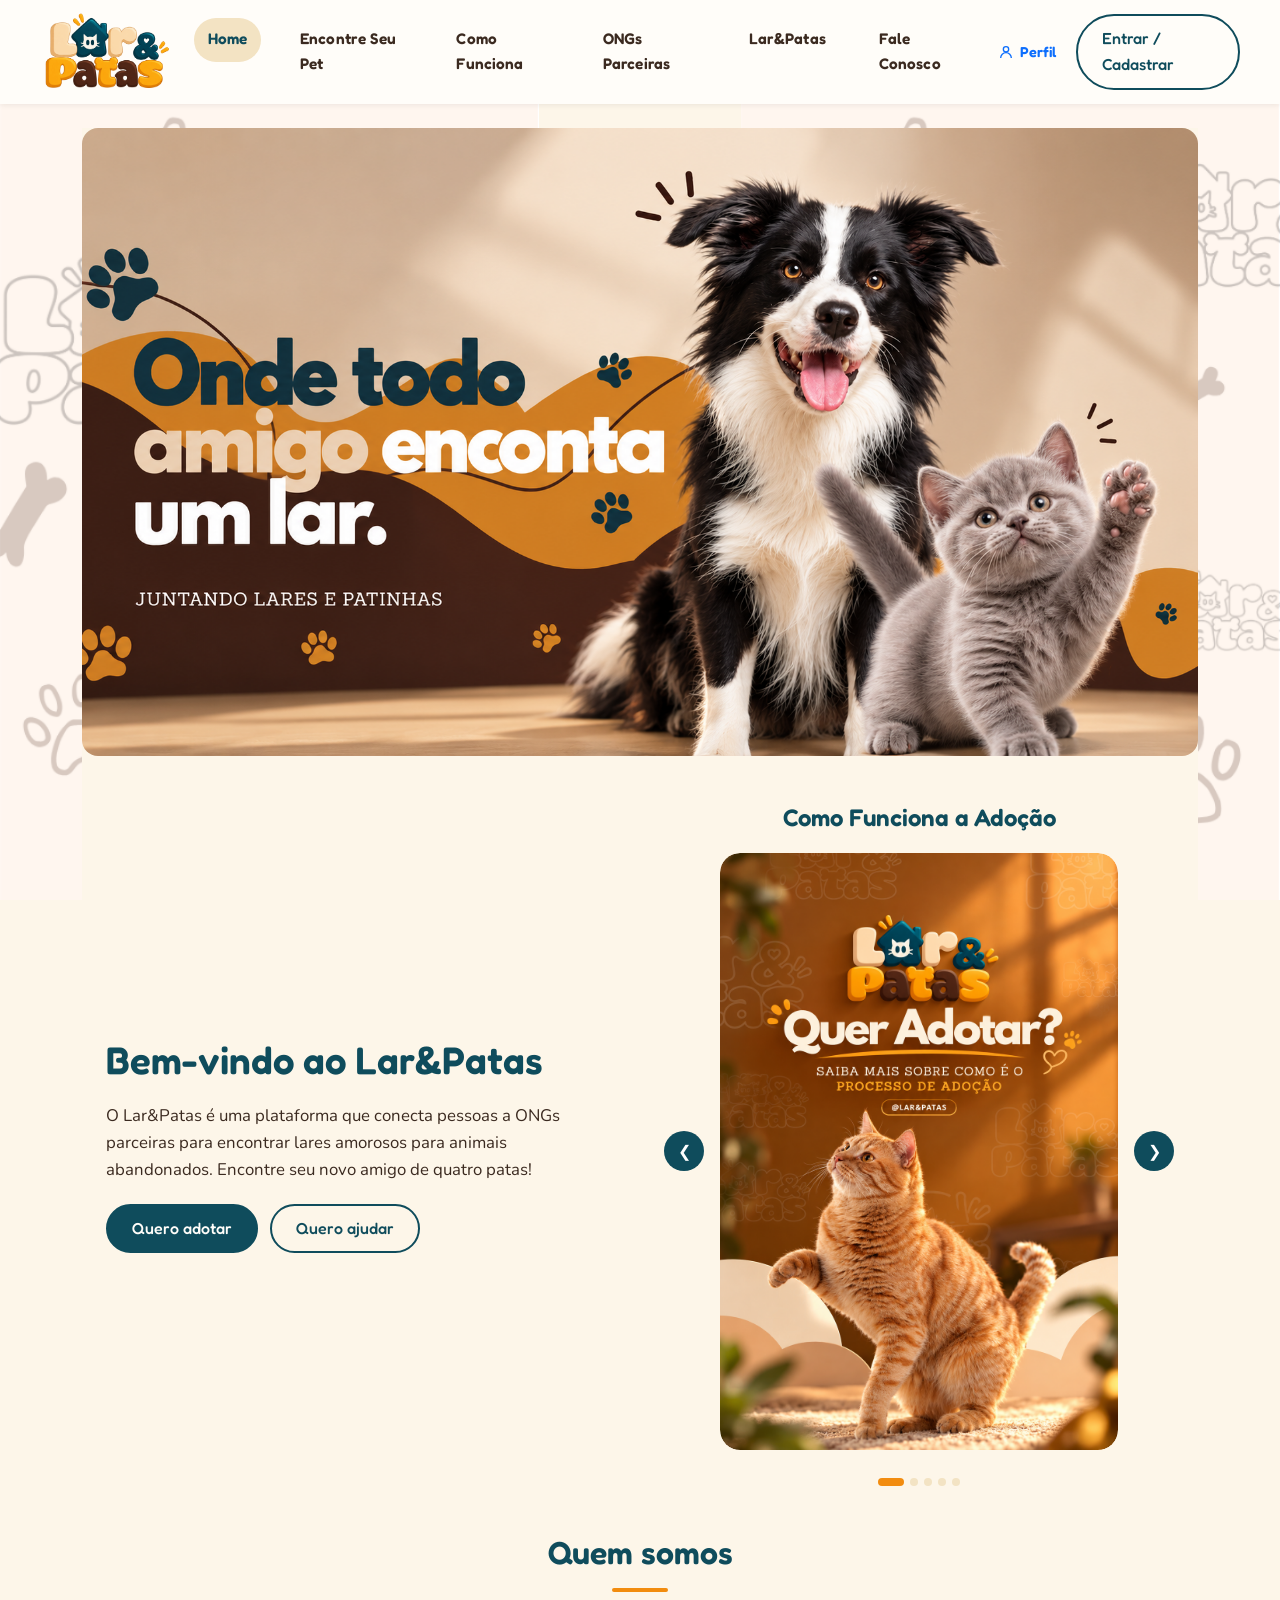
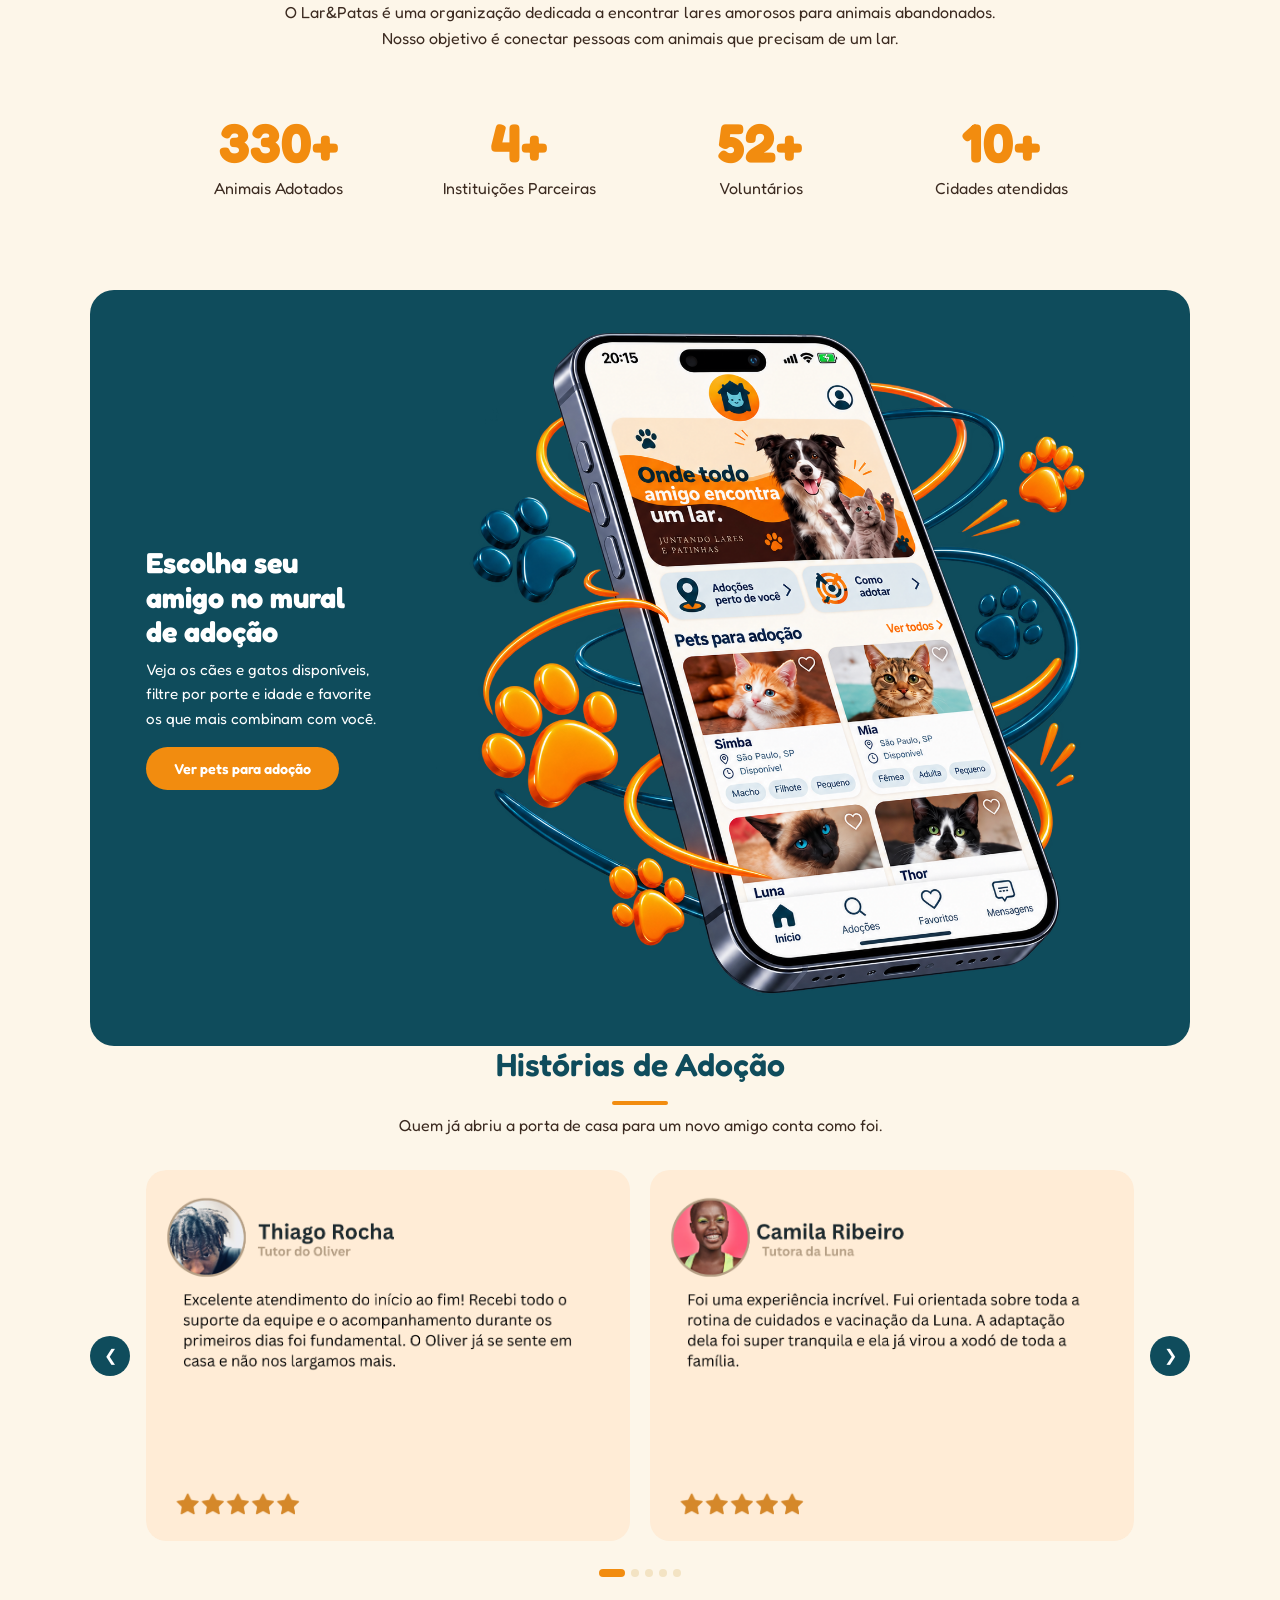
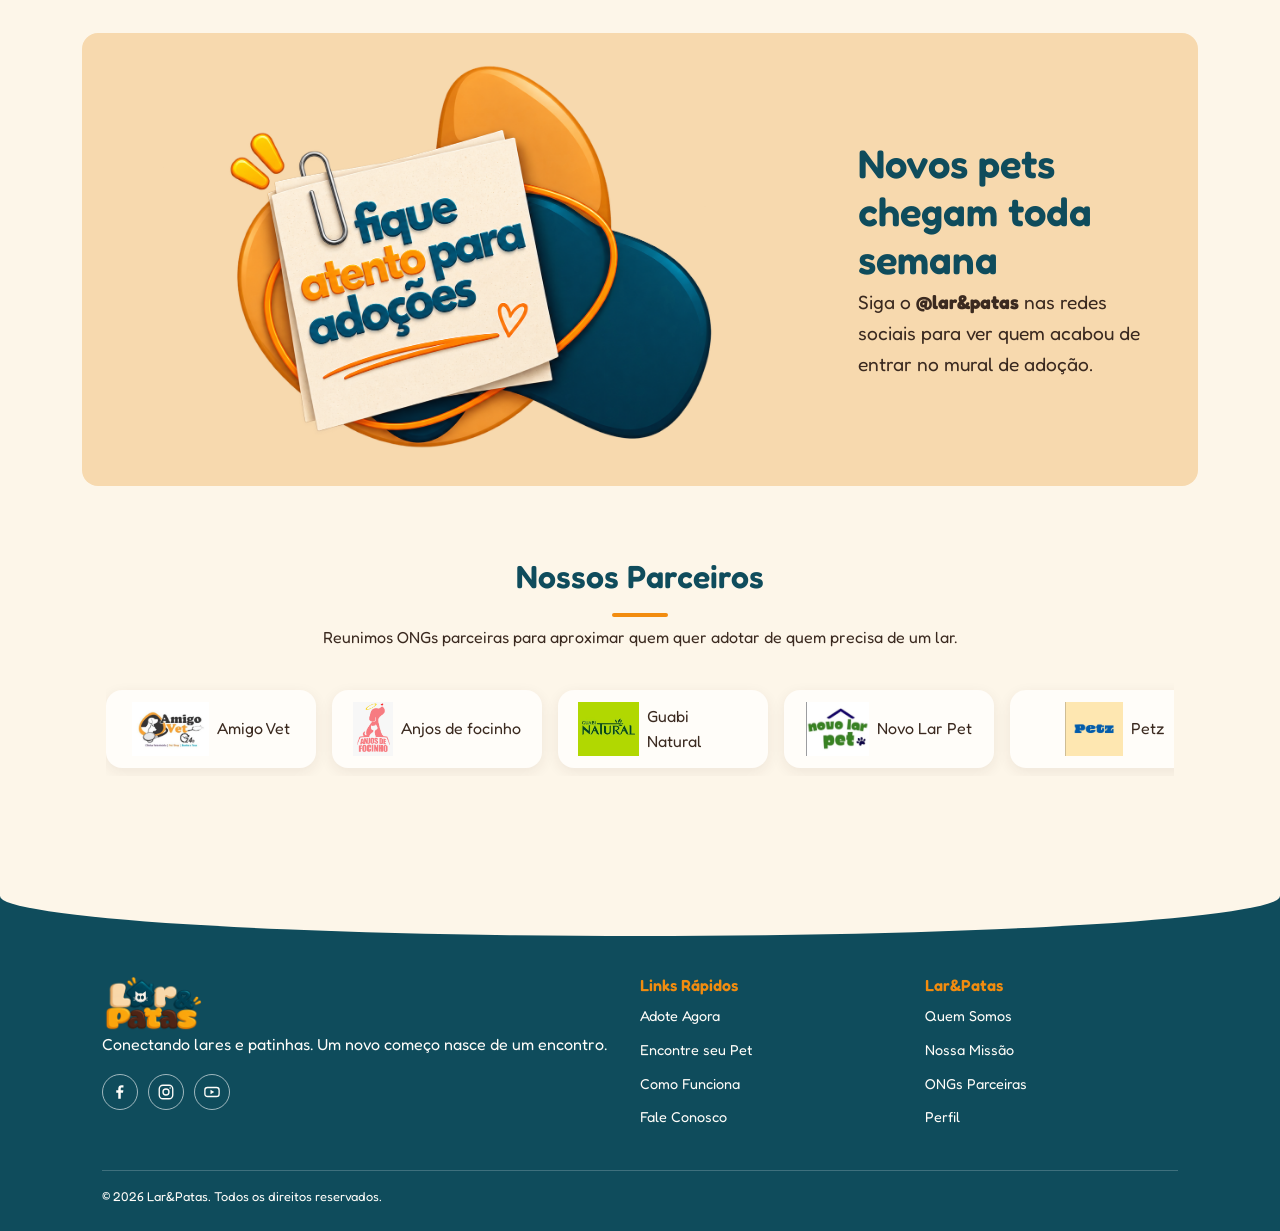
<file: index.html>
<!DOCTYPE html>
<html lang="pt-br">
<head>
    <meta charset="UTF-8">
    <meta name="viewport" content="width=device-width, initial-scale=1.0">
    <title>Lar&amp;Patas - Adoção de cães e gatos</title>
 
    <!-- Ícone da página -->
    <link rel="icon" type="image/png" href="Midias/home/icon_page.png">

    <!-- Fontes do site -->
    <link rel="preconnect" href="https://fonts.googleapis.com">
    <link rel="preconnect" href="https://fonts.gstatic.com" crossorigin>
    <link href="https://fonts.googleapis.com/css2?family=Fredoka:wght@400;500;600;700&family=Nunito:wght@400;600;700&display=swap" rel="stylesheet">

    <link href="https://cdn.jsdelivr.net/npm/bootstrap@5.3.3/dist/css/bootstrap.min.css" rel="stylesheet">
    <link rel="stylesheet" href="styles.css">
</head>
<body>
    <div class="page">
 
    <!-- Topo separado do banner-->
    <header class="topo">
        <a href="index.html" class="logo">
            <img src="Midias/home/logo.png" alt="Lar&amp;Patas - página inicial">
        </a>

        <button class="menu-toggle" type="button"
                aria-label="Abrir menu"
                aria-expanded="false"
                aria-controls="menu-principal">
            <span></span>
            <span></span>
            <span></span>
        </button>

        <nav class="menu" id="menu-principal">
            <ul>
                <li><a href="index.html" aria-current="page">Home</a></li>
                <li class="tem-submenu">
                    <a href="pets.html">Encontre Seu Pet</a>
                    <ul class="submenu">
                        <li><a href="conheca-pets.html">Conheça os Pets<span class="submenu-desc">Veja os cães e gatos disponíveis</span></a></li>
                        <li><a href="adocao.html">Formulário de Adoção<span class="submenu-desc">Envie seu interesse à ONG</span></a></li>
                    </ul>
                </li>
                <li class="tem-submenu">
                    <a href="como-funciona.html">Como Funciona</a>
                    <ul class="submenu">
                        <li><a href="politica-adocao.html">Política de Adoção<span class="submenu-desc">Regras e papel do Lar&amp;Patas</span></a></li>
                    </ul>
                </li>
                <li><a href="ongs.html">ONGs Parceiras</a></li>
                <li class="tem-submenu">
                    <a href="sobre.html">Lar&amp;Patas</a>
                    <ul class="submenu">
                        <li><a href="missao.html">Nossa Missão<span class="submenu-desc">História, valores e impacto</span></a></li>
                    </ul>
                </li>
                <li><a href="contato.html">Fale Conosco</a></li>
            </ul>
        </nav>

        <div class="topo-acoes">
            <a class="perfil-link" href="perfil.html">
                <svg viewBox="0 0 24 24" aria-hidden="true"><circle cx="12" cy="8" r="4"/><path d="M4 21c0-4.4 3.6-8 8-8s8 3.6 8 8"/></svg>
                Perfil
            </a>
            <a class="botao botao-contorno" href="login.html">Entrar / Cadastrar</a>
        </div>
    </header>

    <!--Aplica as classes de grelha e largura responsiva -->
    <section class="container-fluid py-4">
        <div class="container-lg mx-auto">
            <main>
                <!-- Banner -->
                <section class="banner" aria-label="Destaque">
                    <img src="Midias/home/banner.png" alt="Onde todo amigo encontra um lar. Juntando lares e patinhas.">
                </section>

                <!--Boas-vindas-->
                <section class="hero">
                    <div class="hero-texto">
                        <h1>Bem-vindo ao Lar&Patas</h1>
                        <p>
                        O Lar&Patas é uma plataforma que conecta pessoas
                        a ONGs parceiras para encontrar lares amorosos
                        para animais abandonados.
                        Encontre seu novo amigo de quatro patas!
                        </p>

                        <div class="hero-actions">
                        <a href="como-funciona.html" class="botao botao-primario">
                            Quero adotar
                        </a>
                        <a href="contato.html" class="botao botao-contorno">
                            Quero ajudar
                        </a>
                        </div>
                    </div>

                    <!--Como funciona (carrossel)-->
                    <div class="hero-carrossel">
                        <h2>Como Funciona a Adoção</h2>

                        <div class="carrossel" data-carrossel data-autoplay="4000">
                            <button class="carrossel-btn prev" type="button"
                                    aria-label="Slide anterior">&#10094;</button>

                            <div class="carrossel-viewport">
                                <div class="carrossel-track">
                                    <figure class="slide">
                                        <img src="Midias/home/carrossel1.png" alt="Processo de adoção">
                                    </figure>
                                    <figure class="slide">
                                        <img src="Midias/home/carrossel2.png" alt="Gostou de algum pet?">
                                    </figure>
                                    <figure class="slide">
                                        <img src="Midias/home/carrossel3.png" alt="Período de espera">
                                    </figure>
                                    <figure class="slide">
                                        <img src="Midias/home/carrossel4.png" alt="Mural de adoção">
                                    </figure>
                                    <figure class="slide">
                                        <img src="Midias/home/carrossel5.png" alt="Como ajudar">
                                    </figure>
                                </div>
                            </div>

                            <button class="carrossel-btn next" type="button"
                                    aria-label="Próximo slide">&#10095;</button>
                            <div class="carrossel-dots"></div>
                        </div>
                    </div>
                </section>

                <!-- Sobre + números -->
                <section class="section about" id="sobre" aria-labelledby="t-sobre">
                    <div class="section-head">
                        <h2 id="t-sobre">Quem somos</h2>
                        <p>O Lar&amp;Patas é uma organização dedicada a encontrar lares amorosos para animais abandonados. Nosso objetivo é conectar pessoas com animais que precisam de um lar.</p>
                    </div>
        
                    <ul class="stats" aria-label="Nossos números">
                        <li>
                            <span class="stat-num" data-target="469">0+</span>
                            <span class="stat-label">Animais Adotados</span>
                        </li>
                        <li>
                            <span class="stat-num" data-target="6">0+</span>
                            <span class="stat-label">Instituições Parceiras</span>
                        </li>
                        <li>
                            <span class="stat-num" data-target="75">0+</span>
                            <span class="stat-label">Voluntários</span>
                        </li>
                        <li>
                            <span class="stat-num" data-target="15">0+</span>
                            <span class="stat-label">Cidades atendidas</span>
                        </li>
                    </ul>
                </section>
        
                <!-- Vitrine / Mural de Adoção -->
                <section class="vitrine" aria-labelledby="t-vitrine">
                    <div class="vitrine-texto">
                        <h2 id="t-vitrine">Escolha seu amigo no mural de adoção</h2>
                        <p>Veja os cães e gatos disponíveis, filtre por porte e idade e favorite os que mais combinam com você.</p>
                        <a href="conheca-pets.html" class="btn-laranja">Ver pets para adoção</a>
                    </div>
                    <img src="Midias/home/celular.png" alt="Celular mostrando o aplicativo do Lar&amp;Patas">
                </section>

                <!-- Histórias de adoção -->
                <section class="section" id="historias" aria-labelledby="t-historias">
                    <div class="section-head">
                        <h2 id="t-historias">Histórias de Adoção</h2>
                        <p>Quem já abriu a porta de casa para um novo amigo conta como foi.</p>
                    </div>

                    <div class="carrossel carrossel-historias" data-carrossel data-autoplay="5000" aria-roledescription="carrossel" aria-label="Histórias de adoção">
                        <button class="carrossel-btn prev" type="button" aria-label="História anterior">&#10094;</button>
                        <div class="carrossel-viewport">
                            <div class="carrossel-track">
                                <figure class="slide"><img src="Midias/avaliações/Maria de Lurdes (1).png" alt="Thiago e seu novo amigo"></figure>
                                <figure class="slide"><img src="Midias/avaliações/Maria de Lurdes (2).png" alt="Camila e seu novo amigo" loading="lazy"></figure>
                                <figure class="slide"><img src="Midias/avaliações/Maria de Lurdes (3).png" alt="Rodrigo e seu novo amigo" loading="lazy"></figure>
                                <figure class="slide"><img src="Midias/avaliações/Maria de Lurdes (4).png" alt="Maria e seu novo amigo" loading="lazy"></figure>
                                <figure class="slide"><img src="Midias/avaliações/Maria de Lurdes (5).png" alt="Lucas e seu novo amigo" loading="lazy"></figure>
                                <figure class="slide"><img src="Midias/avaliações/Maria de Lurdes (6).png" alt="Fernanda e seu novo amigo" loading="lazy"></figure>
                            </div>
                        </div>
                        <button class="carrossel-btn next" type="button" aria-label="Próxima história">&#10095;</button>
                        <div class="carrossel-dots" role="tablist" aria-label="Escolher história"></div>
                    </div>
                </section>

                <!-- Aviso -->
                <section class="aviso" aria-labelledby="t-aviso">
                    <img src="Midias/home/elemento.png" alt="Fique atento para adoções" loading="lazy">
                    <div>
                        <h2 id="t-aviso">Novos pets chegam toda semana</h2>
                        <p>Siga o <strong>@lar&amp;patas</strong> nas redes sociais para ver quem acabou de entrar no mural de adoção.</p>
                    </div>
                </section>

                <!-- Parceiros -->
                <section class="section secao-parceiros" id="parceiros" aria-labelledby="t-parceiros">
                    <div class="section-head">
                        <h2 id="t-parceiros">Nossos Parceiros</h2>
                        <p>Reunimos ONGs parceiras para aproximar quem quer adotar de quem precisa de um lar.</p>
                    </div>

                    <div class="marquee" aria-label="Parceiros do Lar&amp;Patas">
                        <ul class="marquee-track">
                            <li><img src="Midias/home/amigo_vet.png" alt=""><span>Amigo Vet</span></li>
                            <li><img src="Midias/home/anjos_de_focinho.png" alt=""><span>Anjos de focinho</span></li>
                            <li><img src="Midias/home/guabi.png" alt=""><span>Guabi Natural</span></li>
                            <li><img src="Midias/home/novo_lar.png" alt=""><span>Novo Lar Pet</span></li>
                            <li><img src="Midias/home/petz.png" alt=""><span>Petz</span></li>
                            <li><img src="Midias/home/vetvida.png" alt=""><span>VetVida</span></li>
                        </ul>
                    </div>
                </section>
            </main>
        </div>
    </section>

    <!-- Rodapé -->
    <footer class="footer">
        <div class="footer-cols">
           <section class="footer-marca" aria-label="Lar&amp;Patas">
                <img class="footer-logo" src="Midias/home/logo.png" alt="Lar&amp;Patas">
                <p>Conectando lares e patinhas. Um novo começo nasce de um encontro.</p>
                <ul class="redes" aria-label="Redes sociais">
                    <li>
                        <a href="https://www.facebook.com/larepatas" target="_blank" rel="noopener noreferrer" aria-label="Facebook do Lar&amp;Patas">
                            <svg viewBox="0 0 24 24" aria-hidden="true"><path fill="currentColor" stroke="none" d="M13 21v-8h3l.5-3.5H13V7.8c0-1 .3-1.7 1.8-1.7h1.8V3.1C16.3 3 15.2 3 14 3c-2.6 0-4.3 1.6-4.3 4.4v2.1H7V13h2.7v8H13z"/></svg>
                        </a>
                    </li>
                    <li>
                        <a href="https://www.instagram.com/lar_e_patas" target="_blank" rel="noopener noreferrer" aria-label="Instagram do Lar&amp;Patas">
                            <svg viewBox="0 0 24 24" aria-hidden="true"><rect x="3" y="3" width="18" height="18" rx="5"/><circle cx="12" cy="12" r="4"/><circle cx="17.5" cy="6.5" r="1" fill="currentColor" stroke="none"/></svg>
                        </a>
                    </li>
                    <li>
                        <a href="https://www.youtube.com/@larepatas" target="_blank" rel="noopener noreferrer" aria-label="YouTube do Lar&amp;Patas">
                            <svg viewBox="0 0 24 24" aria-hidden="true"><rect x="2.5" y="6" width="19" height="12" rx="3.5"/><polygon points="10,9 15,12 10,15" fill="currentColor" stroke="none"/></svg>
                        </a>
                    </li>
                </ul>
            </section>

            <nav aria-label="Links rápidos">
                <h2>Links Rápidos</h2>
                <ul>
                    <li><a href="conheca-pets.html">Adote Agora</a></li>
                    <li><a href="pets.html">Encontre seu Pet</a></li>
                    <li><a href="como-funciona.html">Como Funciona</a></li>
                    <li><a href="contato.html">Fale Conosco</a></li>
                </ul>
            </nav>

            <nav aria-label="Sobre o Lar&amp;Patas">
                <h2>Lar&amp;Patas</h2>
                <ul>
                    <li><a href="sobre.html">Quem Somos</a></li>
                    <li><a href="missao.html">Nossa Missão</a></li>
                    <li><a href="ongs.html">ONGs Parceiras</a></li>
                    <li><a href="perfil.html">Perfil</a></li>
                </ul>
            </nav>
        </div>

        <p class="copy">&copy; <span id="ano">2026</span> Lar&amp;Patas. Todos os direitos reservados.</p>
    </footer>

    </div>

    <script src="scripts.js"></script>
</body>
</html>
</file>
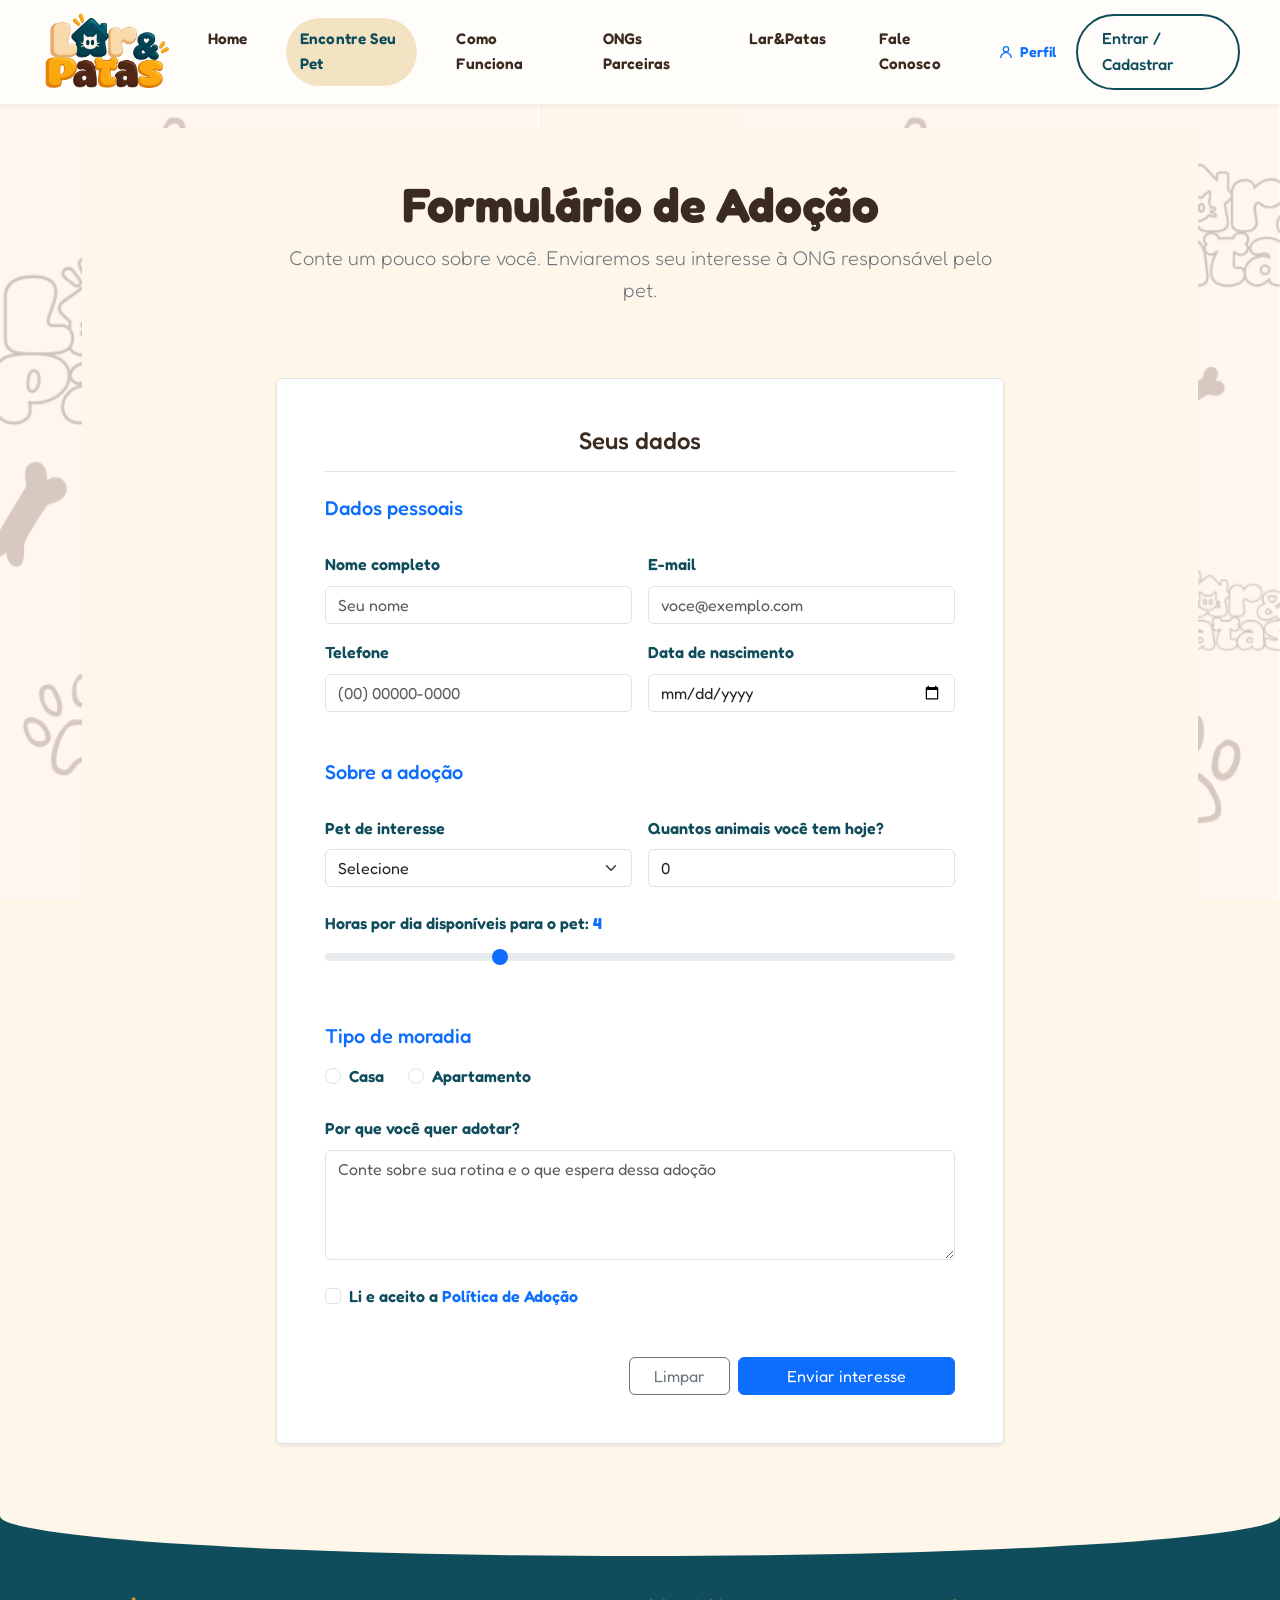
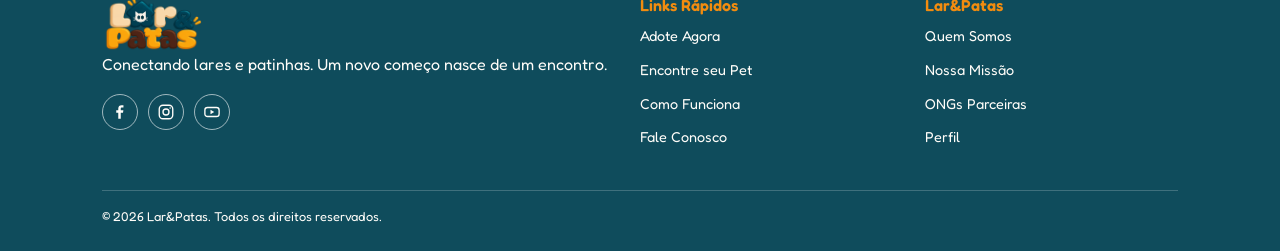
<file: adocao.html>
<!DOCTYPE html>
<html lang="pt-br">
<head>
    <meta charset="UTF-8">
    <meta name="viewport" content="width=device-width, initial-scale=1.0">
    <title>Formulário de Adoção - Lar&amp;Patas</title>

    <link rel="icon" type="image/png" href="Midias/home/icon_page.png">
    <link rel="preconnect" href="https://fonts.googleapis.com">
    <link rel="preconnect" href="https://fonts.gstatic.com" crossorigin>
    <link href="https://fonts.googleapis.com/css2?family=Fredoka:wght@400;500;600;700&family=Nunito:wght@400;600;700&display=swap" rel="stylesheet">
    <link href="https://cdn.jsdelivr.net/npm/bootstrap@5.3.3/dist/css/bootstrap.min.css" rel="stylesheet">
    <link rel="stylesheet" href="styles.css">
</head>
<body>
    <div class="page">
        <header class="topo">
            <a href="index.html" class="logo">
                <img src="Midias/home/logo.png" alt="Lar&amp;Patas - página inicial">
            </a>

            <button class="menu-toggle" type="button"
                    aria-label="Abrir menu"
                    aria-expanded="false"
                    aria-controls="menu-principal">
                <span></span>
                <span></span>
                <span></span>
            </button>

            <nav class="menu" id="menu-principal">
                <ul>
                    <li><a href="index.html">Home</a></li>
                    <li class="tem-submenu pagina-atual">
                        <a href="pets.html">Encontre Seu Pet</a>
                        <ul class="submenu">
                            <li><a href="conheca-pets.html">Conheça os Pets<span class="submenu-desc">Veja os cães e gatos disponíveis</span></a></li>
                            <li><a href="adocao.html" aria-current="page">Formulário de Adoção<span class="submenu-desc">Envie seu interesse à ONG</span></a></li>
                        </ul>
                    </li>
                    <li class="tem-submenu">
                        <a href="como-funciona.html">Como Funciona</a>
                        <ul class="submenu">
                            <li><a href="politica-adocao.html">Política de Adoção<span class="submenu-desc">Regras e papel do Lar&amp;Patas</span></a></li>
                        </ul>
                    </li>
                    <li><a href="ongs.html">ONGs Parceiras</a></li>
                    <li class="tem-submenu">
                        <a href="sobre.html">Lar&amp;Patas</a>
                        <ul class="submenu">
                            <li><a href="missao.html">Nossa Missão<span class="submenu-desc">História, valores e impacto</span></a></li>
                        </ul>
                    </li>
                    <li><a href="contato.html">Fale Conosco</a></li>
                </ul>
            </nav>

            <div class="topo-acoes">
                <a class="perfil-link" href="perfil.html">
                    <svg viewBox="0 0 24 24" aria-hidden="true"><circle cx="12" cy="8" r="4"/><path d="M4 21c0-4.4 3.6-8 8-8s8 3.6 8 8"/></svg>
                    Perfil
                </a>
                <a class="botao botao-contorno" href="login.html">Entrar / Cadastrar</a>
            </div>
        </header>

        <section class="container-fluid py-4">
            <div class="container-lg mx-auto">

            <main>
                <section class="section py-5" aria-labelledby="t-pagina">
                    <div class="container text-center">
                            <div class="section-head mb-4">
                                <h1 id="t-pagina" class="display-5 fw-bold ">Formulário de Adoção</h1>
                                <p class="lead text-secondary">Conte um pouco sobre você. Enviaremos seu interesse à ONG responsável pelo pet.</p>
                            </div>
                        </div>
                </section>

                <section class="section pb-5" aria-labelledby="t-form">
                    <main class="container">
                        <form id="form-adocao" class="bg-white p-4 p-md-5 rounded shadow-sm border mx-auto col-12 col-lg-8" novalidate>
                            <h2 id="t-form" class="h4 mb-4 text-center border-bottom pb-3">Seus dados</h2>

                            <!-- Fieldset 1: Dados Pessoais -->
                            <fieldset class="mb-5">
                                <legend class="h5 text-primary mb-3">Dados pessoais</legend>
                                
                                <div class="row g-3">
                                    <div class="col-md-6">
                                        <label for="nome" class="form-label">Nome completo</label>
                                        <input type="text" id="nome" name="nome" class="form-control" placeholder="Seu nome" required>
                                    </div>

                                    <div class="col-md-6">
                                        <label for="email" class="form-label">E-mail</label>
                                        <input type="email" id="email" name="email" class="form-control" placeholder="voce@exemplo.com" required>
                                    </div>

                                    <div class="col-md-6">
                                        <label for="telefone" class="form-label">Telefone</label>
                                        <input type="tel" id="telefone" name="telefone" class="form-control" placeholder="(00) 00000-0000" required>
                                    </div>

                                    <div class="col-md-6">
                                        <label for="nascimento" class="form-label">Data de nascimento</label>
                                        <input type="date" id="nascimento" name="nascimento" class="form-control" required>
                                    </div>
                                </div>
                            </fieldset>

                            <!-- Fieldset 2: Sobre a Adoção -->
                            <fieldset class="mb-5">
                                <legend class="h5 text-primary mb-3">Sobre a adoção</legend>

                                <div class="row g-3">
                                    <div class="col-md-6">
                                        <label for="pet" class="form-label">Pet de interesse</label>
                                        <select id="pet" name="pet" class="form-select" required>
                                            <option value="">Selecione</option>
                                        </select>
                                    </div>

                                    <div class="col-md-6">
                                        <label for="qtd-pets" class="form-label">Quantos animais você tem hoje?</label>
                                        <input type="number" id="qtd-pets" name="qtdPets" class="form-control" min="0" max="20" value="0">
                                    </div>

                                    <div class="col-12 mt-4">
                                        <label for="tempo" class="form-label">Horas por dia disponíveis para o pet: <output id="tempo-valor" for="tempo" class="fw-bold text-primary">4</output></label>
                                        <input type="range" id="tempo" name="tempo" class="form-range" min="1" max="12" value="4">
                                    </div>
                                </div>
                            </fieldset>

                            <!-- Fieldset 3: Tipo de Moradia -->
                            <fieldset class="mb-4">
                                <legend class="h5 text-primary mb-3">Tipo de moradia</legend>

                                <div class="d-flex gap-4">
                                    <div class="form-check">
                                        <input class="form-check-input" type="radio" id="moradia-casa" name="moradia" value="casa" required>
                                        <label class="form-check-label" for="moradia-casa">Casa</label>
                                    </div>

                                    <div class="form-check">
                                        <input class="form-check-input" type="radio" id="moradia-apto" name="moradia" value="apartamento">
                                        <label class="form-check-label" for="moradia-apto">Apartamento</label>
                                    </div>
                                </div>
                            </fieldset>

                            <!-- Textarea -->
                            <div class="mb-4">
                                <label for="motivo" class="form-label">Por que você quer adotar?</label>
                                <textarea id="motivo" name="motivo" class="form-control" rows="4" placeholder="Conte sobre sua rotina e o que espera dessa adoção" required></textarea>
                            </div>

                            <!-- Checkbox de Termos -->
                            <div class="mb-5 form-check">
                                <input class="form-check-input" type="checkbox" id="termos" name="termos" required>
                                <label class="form-check-label" for="termos">Li e aceito a <a href="politica-adocao.html" class="text-decoration-none">Política de Adoção</a></label>
                            </div>

                            <!-- Botões de Ação -->
                            <div class="form-acoes d-grid gap-2 d-md-flex justify-content-md-end">
                                <button type="reset" class="btn btn-outline-secondary px-4">Limpar</button>
                                <button type="submit" class="btn btn-primary px-5">Enviar interesse</button>
                            </div>
                        </form>
                    </main>
                </section>
            </main>
            </div>
        </section>

            <!-- Rodapé -->
        <footer class="footer">
            <div class="footer-cols">
            <section class="footer-marca" aria-label="Lar&amp;Patas">
                    <img class="footer-logo" src="Midias/home/logo.png" alt="Lar&amp;Patas">
                    <p>Conectando lares e patinhas. Um novo começo nasce de um encontro.</p>
                    <ul class="redes" aria-label="Redes sociais">
                        <li>
                            <a href="https://www.facebook.com/larepatas" target="_blank" rel="noopener noreferrer" aria-label="Facebook do Lar&amp;Patas">
                                <svg viewBox="0 0 24 24" aria-hidden="true"><path fill="currentColor" stroke="none" d="M13 21v-8h3l.5-3.5H13V7.8c0-1 .3-1.7 1.8-1.7h1.8V3.1C16.3 3 15.2 3 14 3c-2.6 0-4.3 1.6-4.3 4.4v2.1H7V13h2.7v8H13z"/></svg>
                            </a>
                        </li>
                        <li>
                            <a href="https://www.instagram.com/lar_e_patas" target="_blank" rel="noopener noreferrer" aria-label="Instagram do Lar&amp;Patas">
                                <svg viewBox="0 0 24 24" aria-hidden="true"><rect x="3" y="3" width="18" height="18" rx="5"/><circle cx="12" cy="12" r="4"/><circle cx="17.5" cy="6.5" r="1" fill="currentColor" stroke="none"/></svg>
                            </a>
                        </li>
                        <li>
                            <a href="https://www.youtube.com/@larepatas" target="_blank" rel="noopener noreferrer" aria-label="YouTube do Lar&amp;Patas">
                                <svg viewBox="0 0 24 24" aria-hidden="true"><rect x="2.5" y="6" width="19" height="12" rx="3.5"/><polygon points="10,9 15,12 10,15" fill="currentColor" stroke="none"/></svg>
                            </a>
                        </li>
                    </ul>
                </section>

                <nav aria-label="Links rápidos">
                    <h2>Links Rápidos</h2>
                    <ul>
                        <li><a href="conheca-pets.html">Adote Agora</a></li>
                        <li><a href="pets.html">Encontre seu Pet</a></li>
                        <li><a href="como-funciona.html">Como Funciona</a></li>
                        <li><a href="contato.html">Fale Conosco</a></li>
                    </ul>
                </nav>

                <nav aria-label="Sobre o Lar&amp;Patas">
                    <h2>Lar&amp;Patas</h2>
                    <ul>
                        <li><a href="sobre.html">Quem Somos</a></li>
                        <li><a href="missao.html">Nossa Missão</a></li>
                        <li><a href="ongs.html">ONGs Parceiras</a></li>
                        <li><a href="perfil.html">Perfil</a></li>
                    </ul>
                </nav>
            </div>

            <p class="copy">&copy; <span id="ano">2026</span> Lar&amp;Patas. Todos os direitos reservados.</p>
        </footer>
    </div>

    <script src="scripts.js"></script>
</body>
</html>
</file>
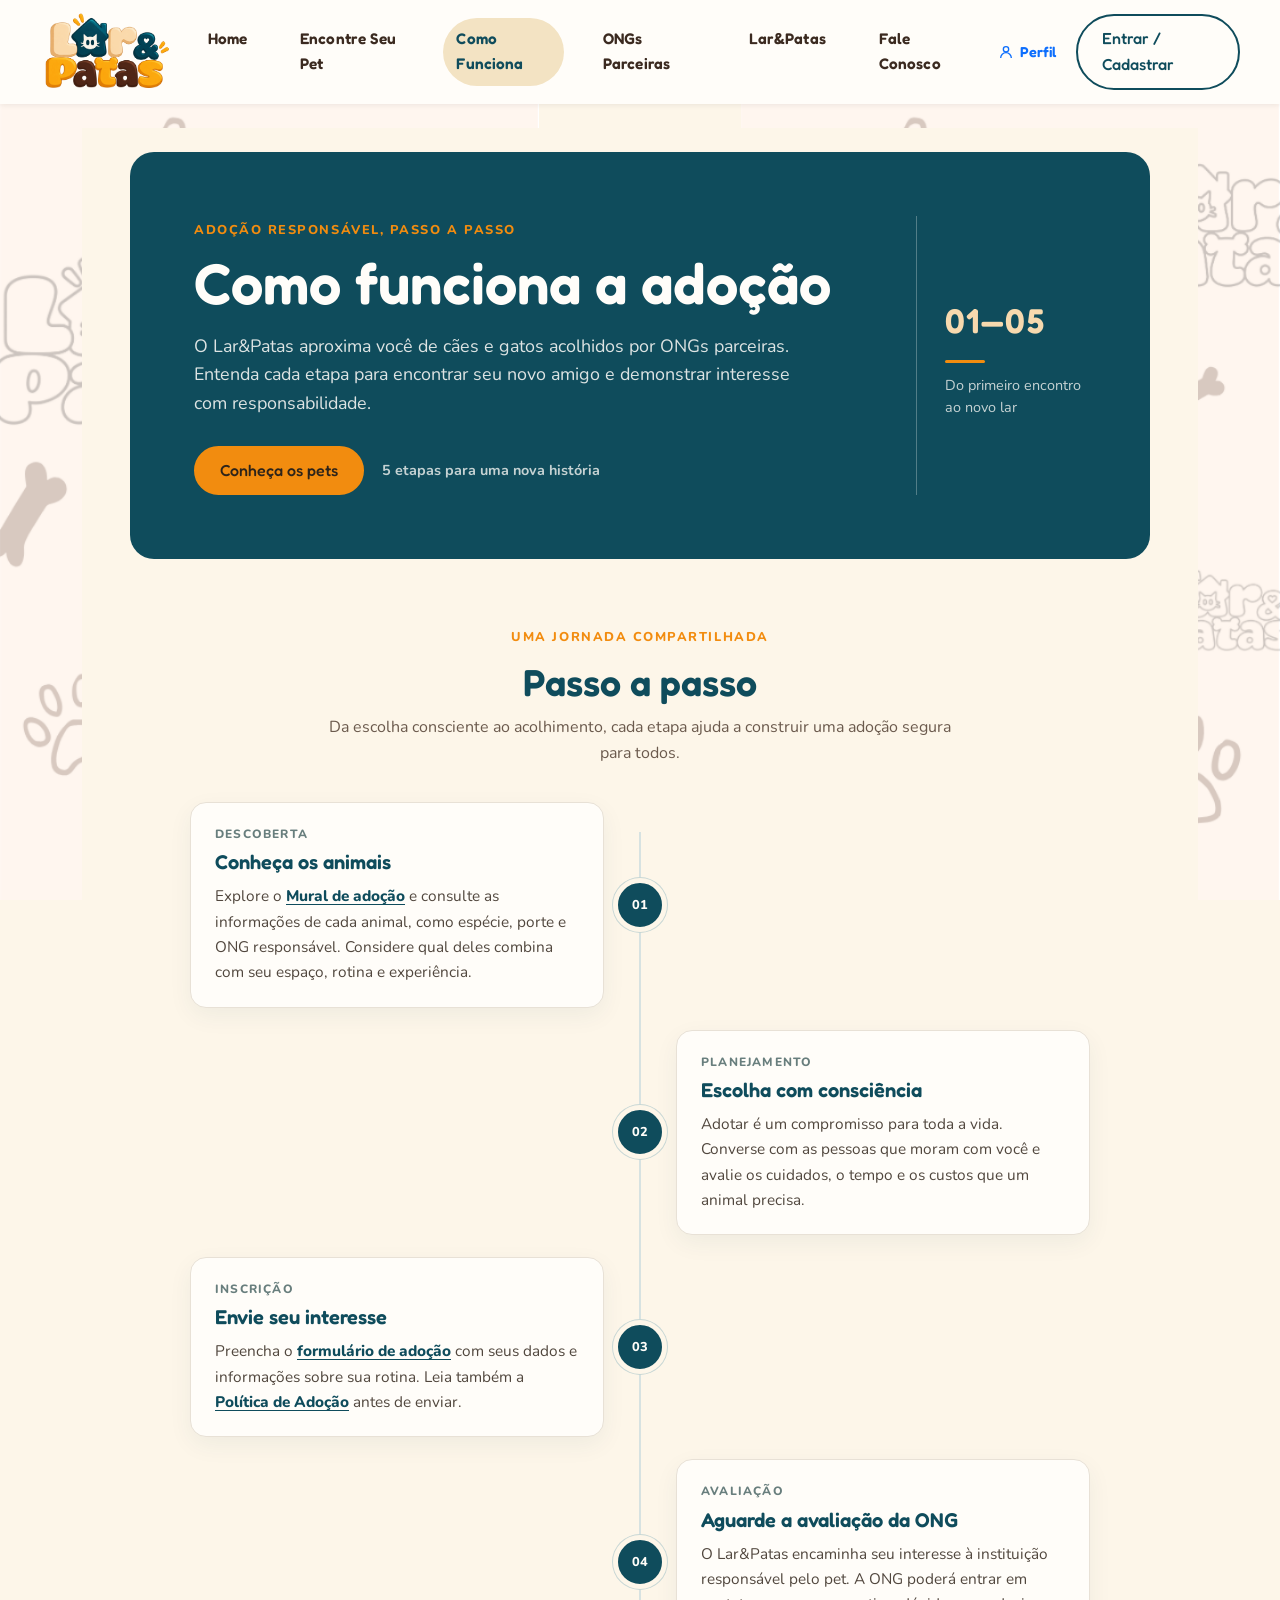
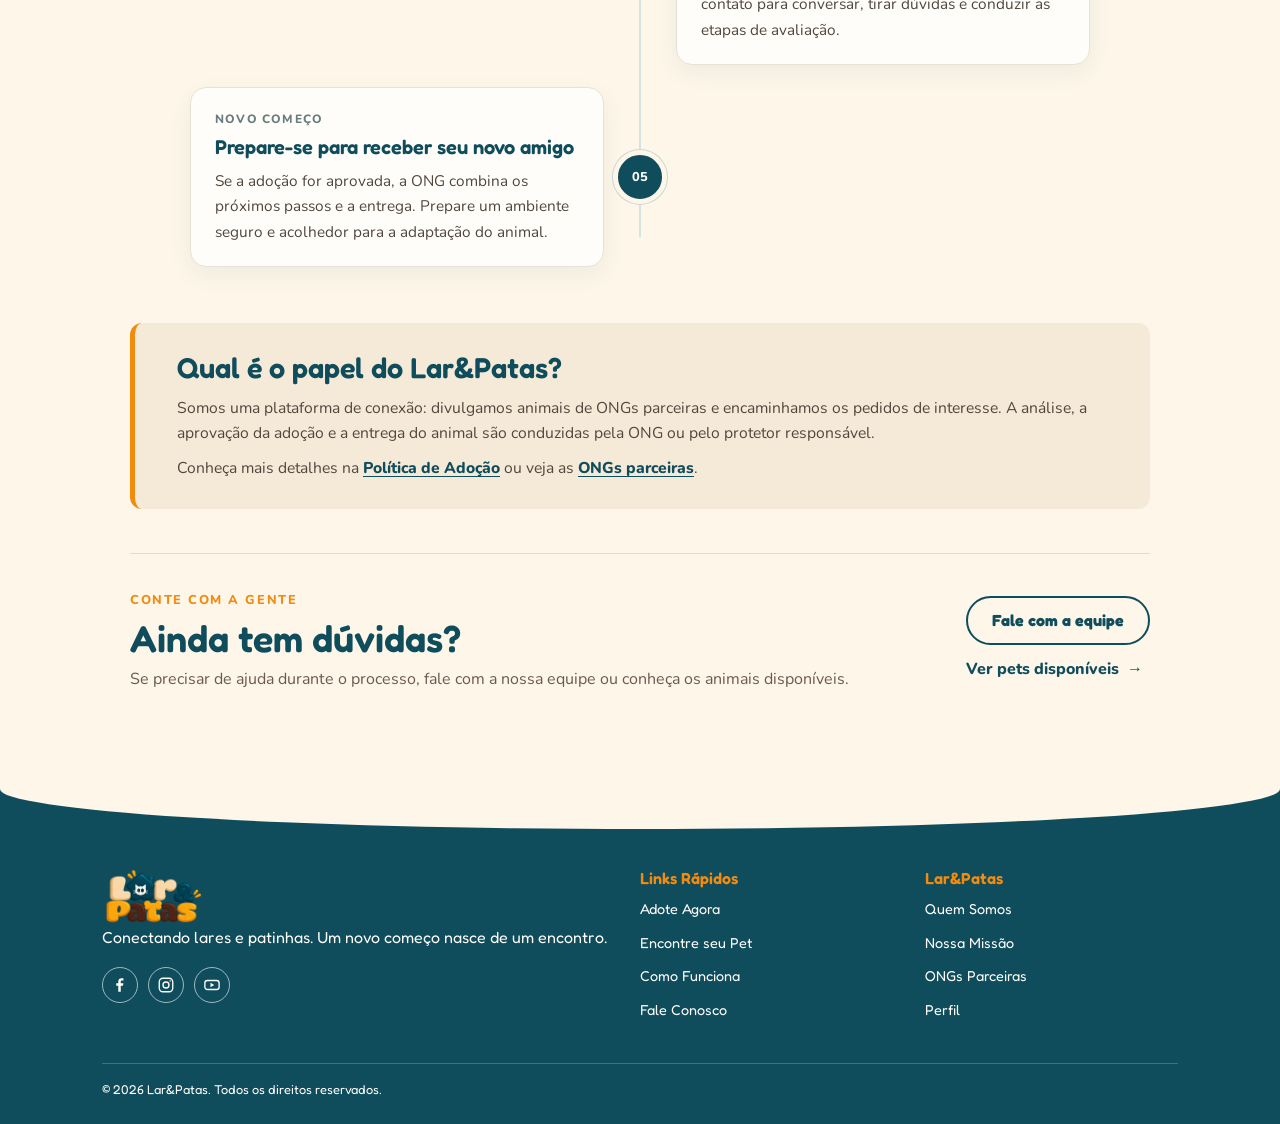
<file: como-funciona.html>
<!DOCTYPE html>
<html lang="pt-br">
<head>
    <meta charset="UTF-8">
    <meta name="viewport" content="width=device-width, initial-scale=1.0">
    <title>Como Funciona - Lar&amp;Patas</title>

    <link rel="icon" type="image/png" href="Midias/home/icon_page.png">
    <link rel="preconnect" href="https://fonts.googleapis.com">
    <link rel="preconnect" href="https://fonts.gstatic.com" crossorigin>
    <link href="https://fonts.googleapis.com/css2?family=Fredoka:wght@400;500;600;700&family=Nunito:wght@400;600;700&display=swap" rel="stylesheet">
    <link href="https://cdn.jsdelivr.net/npm/bootstrap@5.3.3/dist/css/bootstrap.min.css" rel="stylesheet">
    <link rel="stylesheet" href="styles.css">
</head>
<body>
    <div class="page">

        <header class="topo">
            <a href="index.html" class="logo">
                <img src="Midias/home/logo.png" alt="Lar&amp;Patas - página inicial">
            </a>

            <button class="menu-toggle" type="button"
                    aria-label="Abrir menu"
                    aria-expanded="false"
                    aria-controls="menu-principal">
                <span></span>
                <span></span>
                <span></span>
            </button>

            <nav class="menu" id="menu-principal">
                <ul>
                    <li><a href="index.html">Home</a></li>
                    <li class="tem-submenu">
                        <a href="pets.html">Encontre Seu Pet</a>
                        <ul class="submenu">
                            <li><a href="conheca-pets.html">Conheça os Pets<span class="submenu-desc">Veja os cães e gatos disponíveis</span></a></li>
                            <li><a href="adocao.html">Formulário de Adoção<span class="submenu-desc">Envie seu interesse à ONG</span></a></li>
                        </ul>
                    </li>
                    <li class="tem-submenu">
                        <a href="como-funciona.html" aria-current="page">Como Funciona</a>
                        <ul class="submenu">
                            <li><a href="politica-adocao.html">Política de Adoção<span class="submenu-desc">Regras e papel do Lar&amp;Patas</span></a></li>
                        </ul>
                    </li>
                    <li><a href="ongs.html">ONGs Parceiras</a></li>
                    <li class="tem-submenu">
                        <a href="sobre.html">Lar&amp;Patas</a>
                        <ul class="submenu">
                            <li><a href="missao.html">Nossa Missão<span class="submenu-desc">História, valores e impacto</span></a></li>
                        </ul>
                    </li>
                    <li><a href="contato.html">Fale Conosco</a></li>
                </ul>
            </nav>

            <div class="topo-acoes">
                <a class="perfil-link" href="perfil.html">
                    <svg viewBox="0 0 24 24" aria-hidden="true"><circle cx="12" cy="8" r="4"/><path d="M4 21c0-4.4 3.6-8 8-8s8 3.6 8 8"/></svg>
                    Perfil
                </a>
                <a class="botao botao-contorno" href="login.html">Entrar / Cadastrar</a>
            </div>
        </header>

        <section class="container-fluid py-4">
            <div class="container-lg mx-auto">

                <main class="como-funciona-page">
                    <section class="cf-hero section" aria-labelledby="t-pagina">
                        <div class="cf-hero-content">
                            <span class="cf-eyebrow">Adoção responsável, passo a passo</span>
                            <h1 id="t-pagina">Como funciona a adoção</h1>
                            <p>O Lar&amp;Patas aproxima você de cães e gatos acolhidos por ONGs parceiras. Entenda cada etapa para encontrar seu novo amigo e demonstrar interesse com responsabilidade.</p>
                            <div class="cf-hero-actions">
                                <a class="botao botao-primario" href="conheca-pets.html">Conheça os pets</a>
                                <span>5 etapas para uma nova história</span>
                            </div>
                        </div>
                        <div class="cf-hero-aside" aria-hidden="true">
                            <span class="cf-aside-number">01—05</span>
                            <span class="cf-aside-rule"></span>
                            <span class="cf-aside-label">Do primeiro encontro<br>ao novo lar</span>
                        </div>
                    </section>

                    <section class="cf-process section" aria-labelledby="t-etapas">
                        <div class="cf-section-heading">
                            <span class="cf-eyebrow">Uma jornada compartilhada</span>
                            <h2 id="t-etapas">Passo a passo</h2>
                            <p>Da escolha consciente ao acolhimento, cada etapa ajuda a construir uma adoção segura para todos.</p>
                        </div>
                        <ol class="cf-flow">
                            <li class="cf-step">
                                <span class="cf-step-marker" aria-hidden="true">01</span>
                                <div class="cf-step-card">
                                    <span class="cf-step-kicker">Descoberta</span>
                                    <h3>Conheça os animais</h3>
                                    <p>Explore o <a href="conheca-pets.html">Mural de adoção</a> e consulte as informações de cada animal, como espécie, porte e ONG responsável. Considere qual deles combina com seu espaço, rotina e experiência.</p>
                                </div>
                            </li>
                            <li class="cf-step">
                                <span class="cf-step-marker" aria-hidden="true">02</span>
                                <div class="cf-step-card">
                                    <span class="cf-step-kicker">Planejamento</span>
                                    <h3>Escolha com consciência</h3>
                                    <p>Adotar é um compromisso para toda a vida. Converse com as pessoas que moram com você e avalie os cuidados, o tempo e os custos que um animal precisa.</p>
                                </div>
                            </li>
                            <li class="cf-step">
                                <span class="cf-step-marker" aria-hidden="true">03</span>
                                <div class="cf-step-card">
                                    <span class="cf-step-kicker">Inscrição</span>
                                    <h3>Envie seu interesse</h3>
                                    <p>Preencha o <a href="adocao.html">formulário de adoção</a> com seus dados e informações sobre sua rotina. Leia também a <a href="politica-adocao.html">Política de Adoção</a> antes de enviar.</p>
                                </div>
                            </li>
                            <li class="cf-step">
                                <span class="cf-step-marker" aria-hidden="true">04</span>
                                <div class="cf-step-card">
                                    <span class="cf-step-kicker">Avaliação</span>
                                    <h3>Aguarde a avaliação da ONG</h3>
                                    <p>O Lar&amp;Patas encaminha seu interesse à instituição responsável pelo pet. A ONG poderá entrar em contato para conversar, tirar dúvidas e conduzir as etapas de avaliação.</p>
                                </div>
                            </li>
                            <li class="cf-step">
                                <span class="cf-step-marker" aria-hidden="true">05</span>
                                <div class="cf-step-card">
                                    <span class="cf-step-kicker">Novo começo</span>
                                    <h3>Prepare-se para receber seu novo amigo</h3>
                                    <p>Se a adoção for aprovada, a ONG combina os próximos passos e a entrega. Prepare um ambiente seguro e acolhedor para a adaptação do animal.</p>
                                </div>
                            </li>
                        </ol>
                    </section>

                    <section class="section aviso cf-responsabilidade" aria-labelledby="t-papel">
                        <h2 id="t-papel">Qual é o papel do Lar&amp;Patas?</h2>
                        <p>Somos uma plataforma de conexão: divulgamos animais de ONGs parceiras e encaminhamos os pedidos de interesse. A análise, a aprovação da adoção e a entrega do animal são conduzidas pela ONG ou pelo protetor responsável.</p>
                        <p>Conheça mais detalhes na <a href="politica-adocao.html">Política de Adoção</a> ou veja as <a href="ongs.html">ONGs parceiras</a>.</p>
                    </section>

                    <section class="cf-help section" aria-labelledby="t-duvidas">
                        <div>
                            <span class="cf-eyebrow">Conte com a gente</span>
                            <h2 id="t-duvidas">Ainda tem dúvidas?</h2>
                            <p>Se precisar de ajuda durante o processo, fale com a nossa equipe ou conheça os animais disponíveis.</p>
                        </div>
                        <div class="cf-help-actions">
                            <a class="botao botao-contorno" href="contato.html">Fale com a equipe</a>
                            <a class="cf-text-link" href="conheca-pets.html">Ver pets disponíveis <span aria-hidden="true">→</span></a>
                        </div>
                    </section>
                </main>
            </div>
        </section>

            <!-- Rodapé -->
        <footer class="footer">
            <div class="footer-cols">
            <section class="footer-marca" aria-label="Lar&amp;Patas">
                    <img class="footer-logo" src="Midias/home/logo.png" alt="Lar&amp;Patas">
                    <p>Conectando lares e patinhas. Um novo começo nasce de um encontro.</p>
                    <ul class="redes" aria-label="Redes sociais">
                        <li>
                            <a href="https://www.facebook.com/larepatas" target="_blank" rel="noopener noreferrer" aria-label="Facebook do Lar&amp;Patas">
                                <svg viewBox="0 0 24 24" aria-hidden="true"><path fill="currentColor" stroke="none" d="M13 21v-8h3l.5-3.5H13V7.8c0-1 .3-1.7 1.8-1.7h1.8V3.1C16.3 3 15.2 3 14 3c-2.6 0-4.3 1.6-4.3 4.4v2.1H7V13h2.7v8H13z"/></svg>
                            </a>
                        </li>
                        <li>
                            <a href="https://www.instagram.com/lar_e_patas" target="_blank" rel="noopener noreferrer" aria-label="Instagram do Lar&amp;Patas">
                                <svg viewBox="0 0 24 24" aria-hidden="true"><rect x="3" y="3" width="18" height="18" rx="5"/><circle cx="12" cy="12" r="4"/><circle cx="17.5" cy="6.5" r="1" fill="currentColor" stroke="none"/></svg>
                            </a>
                        </li>
                        <li>
                            <a href="https://www.youtube.com/@larepatas" target="_blank" rel="noopener noreferrer" aria-label="YouTube do Lar&amp;Patas">
                                <svg viewBox="0 0 24 24" aria-hidden="true"><rect x="2.5" y="6" width="19" height="12" rx="3.5"/><polygon points="10,9 15,12 10,15" fill="currentColor" stroke="none"/></svg>
                            </a>
                        </li>
                    </ul>
                </section>

                <nav aria-label="Links rápidos">
                    <h2>Links Rápidos</h2>
                    <ul>
                        <li><a href="conheca-pets.html">Adote Agora</a></li>
                        <li><a href="pets.html">Encontre seu Pet</a></li>
                        <li><a href="como-funciona.html">Como Funciona</a></li>
                        <li><a href="contato.html">Fale Conosco</a></li>
                    </ul>
                </nav>

                <nav aria-label="Sobre o Lar&amp;Patas">
                    <h2>Lar&amp;Patas</h2>
                    <ul>
                        <li><a href="sobre.html">Quem Somos</a></li>
                        <li><a href="missao.html">Nossa Missão</a></li>
                        <li><a href="ongs.html">ONGs Parceiras</a></li>
                        <li><a href="perfil.html">Perfil</a></li>
                    </ul>
                </nav>
            </div>

            <p class="copy">&copy; <span id="ano">2026</span> Lar&amp;Patas. Todos os direitos reservados.</p>
        </footer>

    </div>

    <script src="scripts.js"></script>
</body>
</html>
</file>
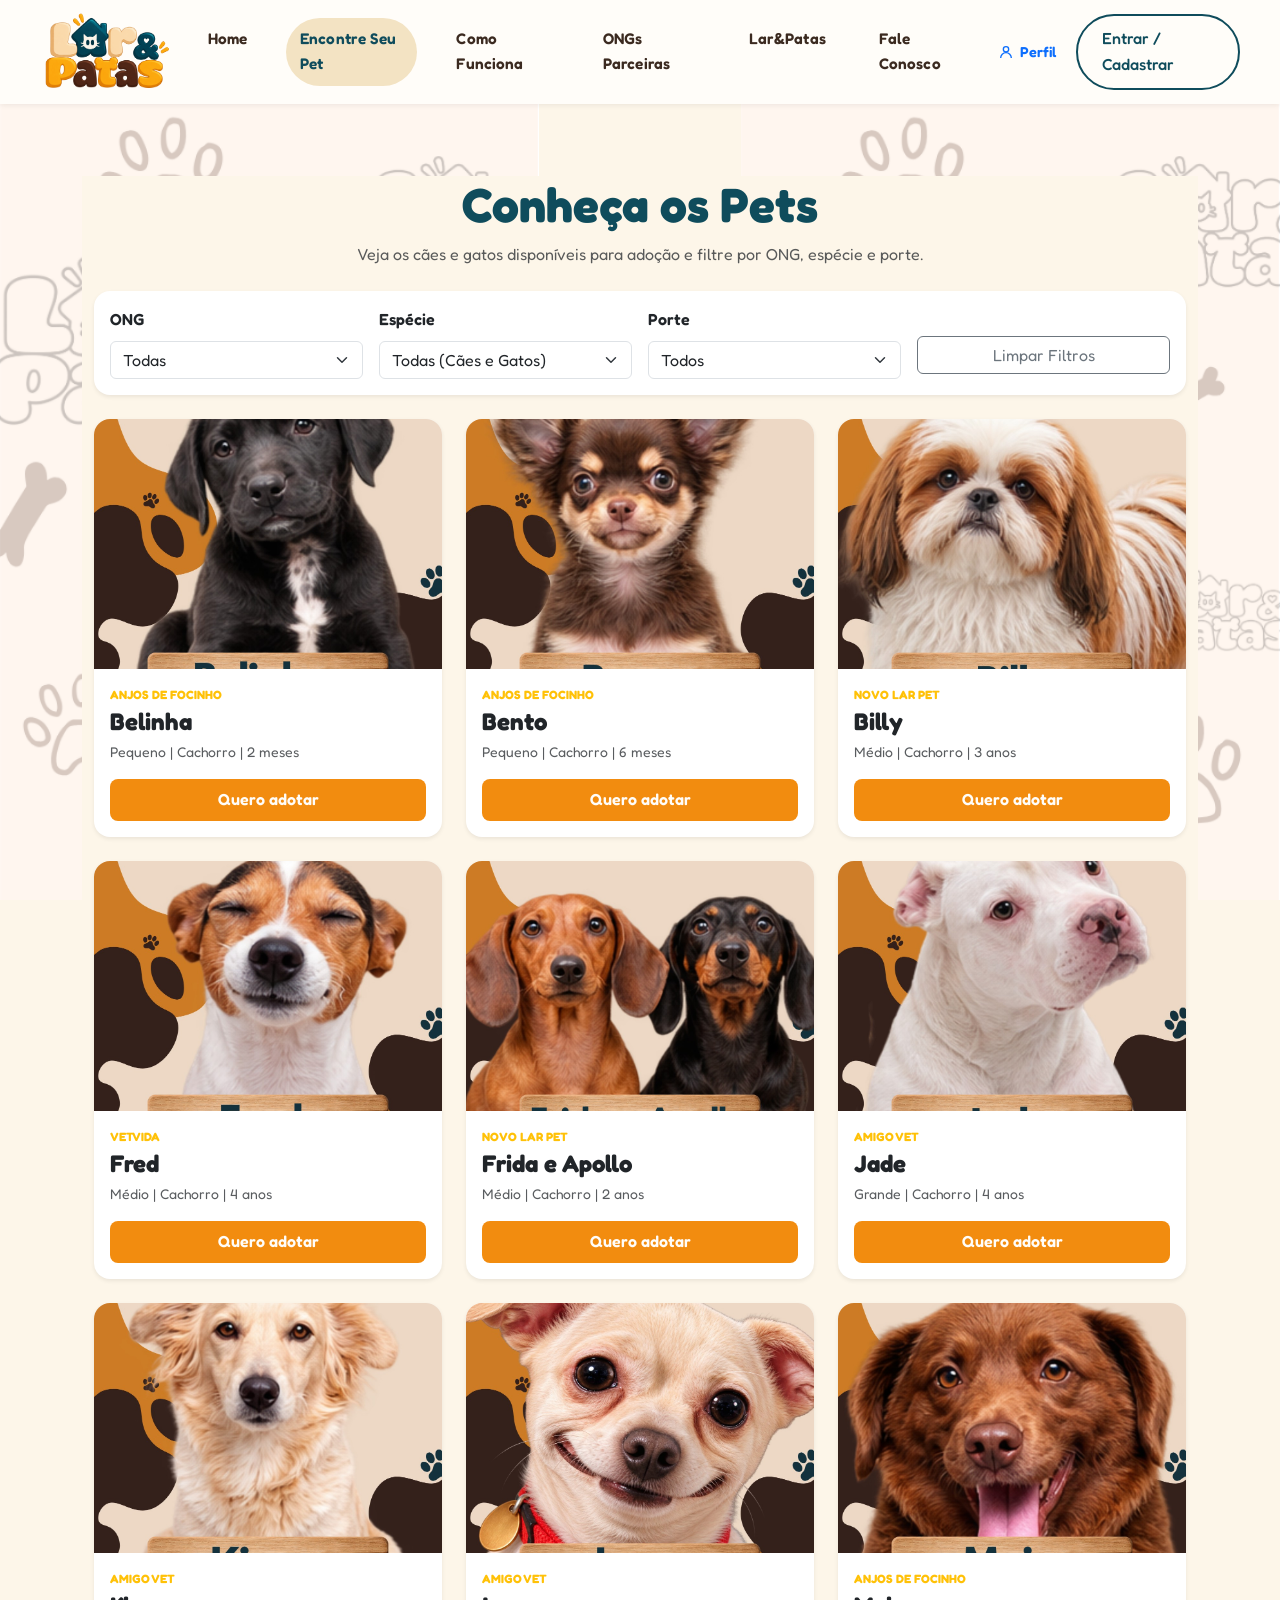
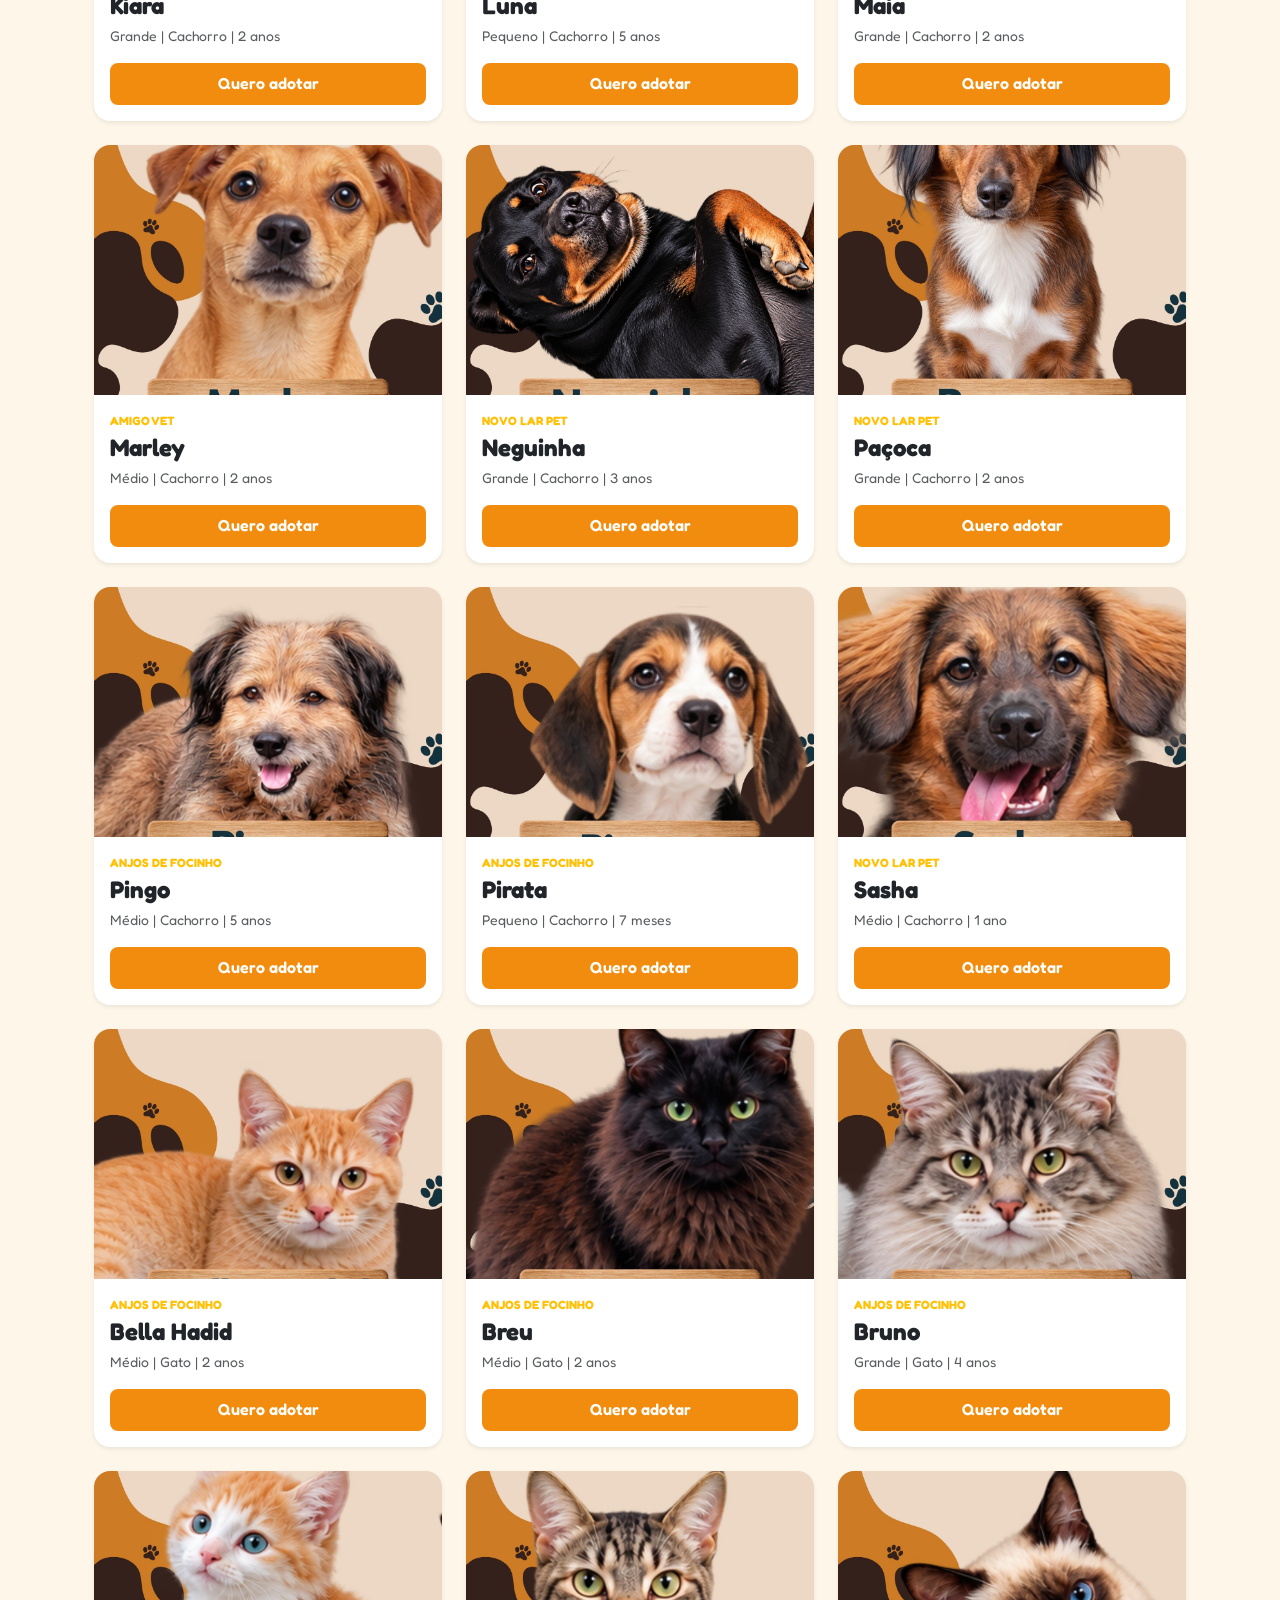
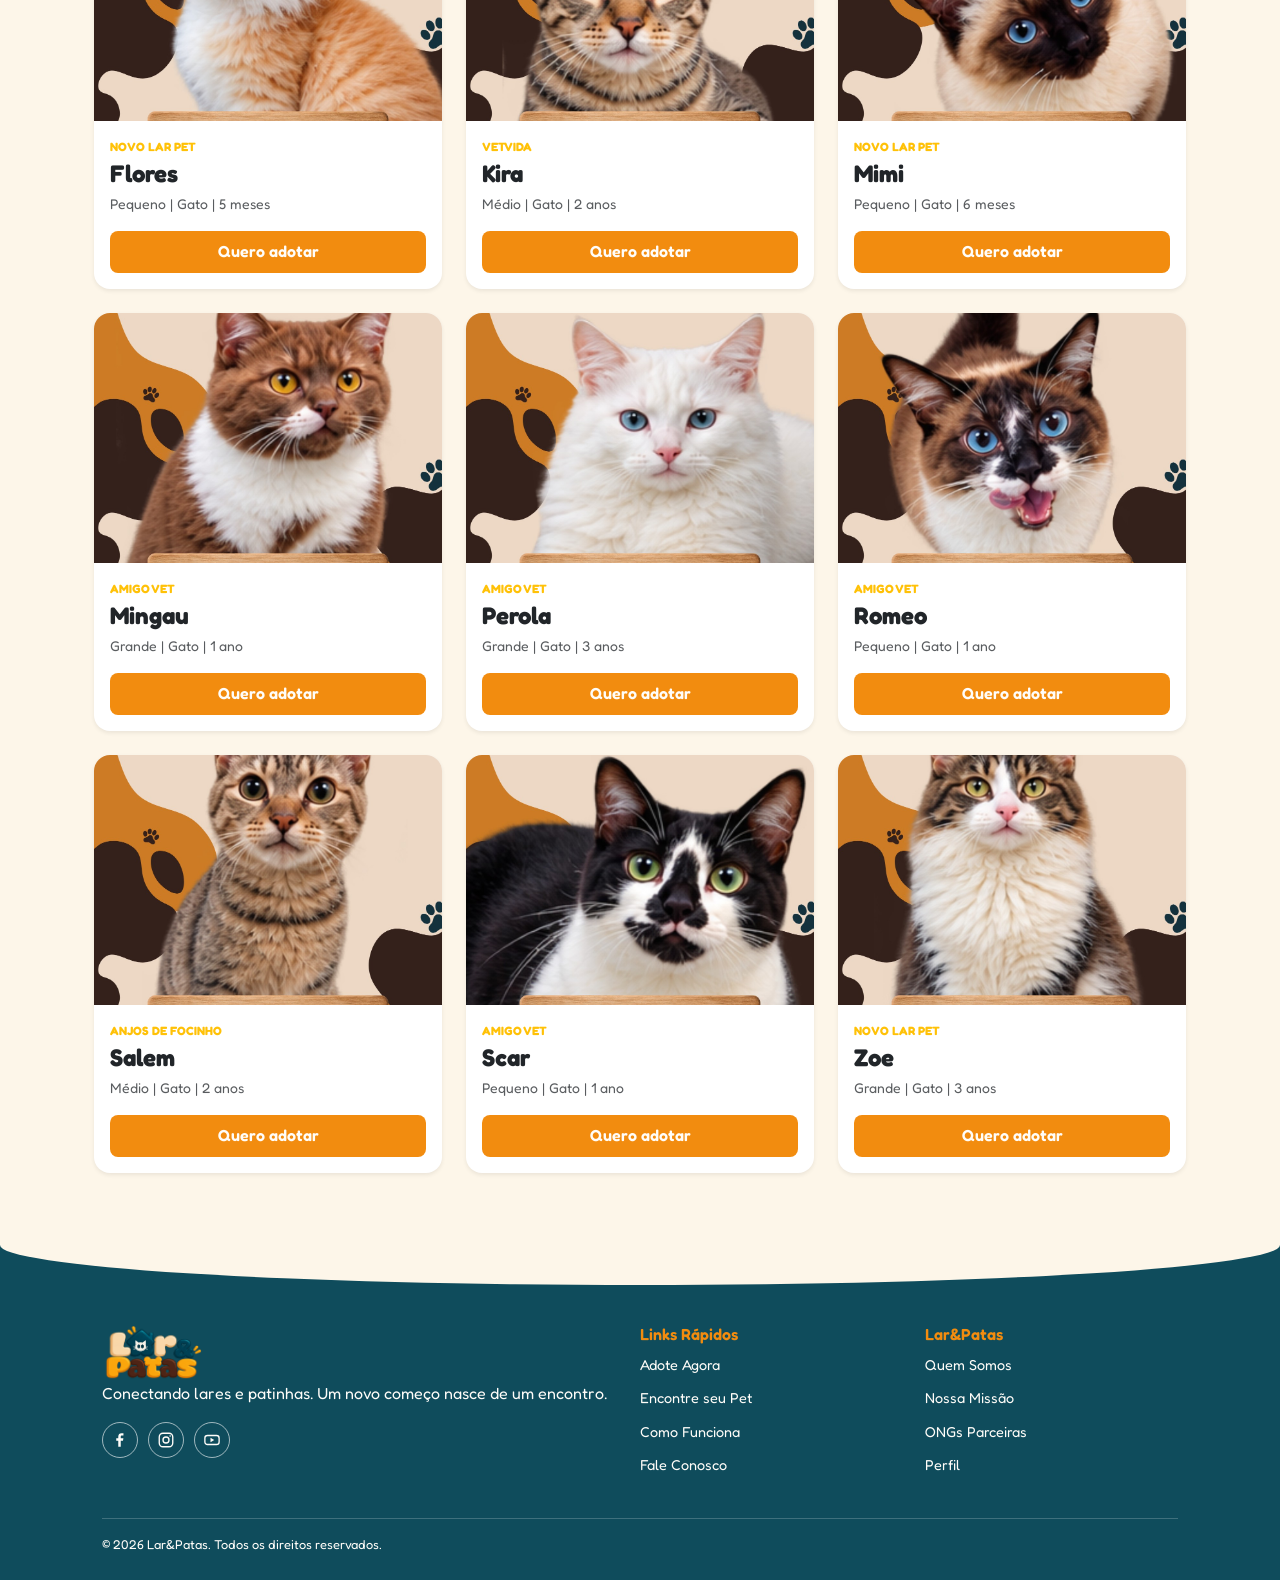
<file: conheca-pets.html>
<!DOCTYPE html>
<html lang="pt-br">

<head>
    <meta charset="UTF-8">
    <meta name="viewport" content="width=device-width, initial-scale=1.0">
    <title>Conheça os Pets - Lar&amp;Patas</title>

    <link rel="icon" type="image/png" href="Midias/home/icon_page.png">
    <link rel="preconnect" href="https://fonts.googleapis.com">
    <link rel="preconnect" href="https://fonts.gstatic.com" crossorigin>
    <link href="https://fonts.googleapis.com/css2?family=Fredoka:wght@400;500;600;700&family=Nunito:wght@400;600;700&display=swap" rel="stylesheet">
    <link href="https://cdn.jsdelivr.net/npm/bootstrap@5.3.3/dist/css/bootstrap.min.css" rel="stylesheet">
    <link rel="stylesheet" href="styles.css">
</head>

<body>
    <div class="page">

        <header class="topo">
            <a href="index.html" class="logo">
                <img src="Midias/home/logo.png" alt="Lar&amp;Patas - página inicial">
            </a>

            <button class="menu-toggle" type="button" aria-label="Abrir menu" aria-expanded="false"
                aria-controls="menu-principal">
                <span></span>
                <span></span>
                <span></span>
            </button>

            <nav class="menu" id="menu-principal">
                <ul>
                    <li><a href="index.html">Home</a></li>
                    <li class="tem-submenu pagina-atual">
                        <a href="pets.html">Encontre Seu Pet</a>
                        <ul class="submenu">
                            <li><a href="conheca-pets.html" aria-current="page">Conheça os Pets<span
                                        class="submenu-desc">Veja os cães e gatos disponíveis</span></a></li>
                            <li><a href="adocao.html">Formulário de Adoção<span class="submenu-desc">Envie seu interesse
                                        à ONG</span></a></li>
                        </ul>
                    </li>
                    <li class="tem-submenu">
                        <a href="como-funciona.html">Como Funciona</a>
                        <ul class="submenu">
                            <li><a href="politica-adocao.html">Política de Adoção<span class="submenu-desc">Regras e
                                        papel do Lar&amp;Patas</span></a></li>
                        </ul>
                    </li>
                    <li><a href="ongs.html">ONGs Parceiras</a></li>
                    <li class="tem-submenu">
                        <a href="sobre.html">Lar&amp;Patas</a>
                        <ul class="submenu">
                            <li><a href="missao.html">Nossa Missão<span class="submenu-desc">História, valores e
                                        impacto</span></a></li>
                        </ul>
                    </li>
                    <li><a href="contato.html">Fale Conosco</a></li>
                </ul>
            </nav>

            <div class="topo-acoes">
                <a class="perfil-link" href="perfil.html">
                    <svg viewBox="0 0 24 24" aria-hidden="true">
                        <circle cx="12" cy="8" r="4" />
                        <path d="M4 21c0-4.4 3.6-8 8-8s8 3.6 8 8" />
                    </svg>
                    Perfil
                </a>
                <a class="botao botao-contorno" href="login.html">Entrar / Cadastrar</a>
            </div>
        </header>

        <section class="container-fluid py-4">
            <div class="container-lg mx-auto">
                <main>
                    <section class="container my-5" aria-labelledby="titulo-conheca-pets">
                        <!--cabeçalho e filtro-->
                        <div class="text-center mb-4">
                            <h1 id="titulo-conheca-pets" class="fw-bold display-5">Conheça os Pets</h1>
                            <p class="text-muted">Veja os cães e gatos disponíveis para adoção e filtre por ONG, espécie e porte.</p>
                        </div>

                        <!--Barra de filtro-->
                        <section class="card p-3 shadow-sm mb-4 border-0 rounded-4 bg-white" aria-label="Filtros de busca">
                            <div class="row g-3 align-items-center">
                                <div class="col-md-3">
                                    <label for="filtroOng" class="form-label fw-semibold">ONG</label>
                                    <select id="filtroOng" class="form-select">
                                        <option value="todas">Todas</option>
                                        <option value="Anjos de Focinho">Anjos de Focinho</option>
                                        <option value="Novo Lar Pet">Novo Lar Pet</option>
                                        <option value="Amigo Vet">Amigo Vet</option>
                                        <option value="VetVida">VetVida</option>
                                    </select>
                                </div>

                                <div class="col-md-3">
                                    <label for="filtroEspecie" class="form-label fw-semibold">Espécie</label>
                                    <select id="filtroEspecie" class="form-select">
                                        <option value="todas">Todas (Cães e Gatos)</option>
                                        <option value="Cachorro">Apenas Cachorros</option>
                                        <option value="Gato">Apenas Gatos</option>
                                    </select>
                                </div>

                                <div class="col-md-3">
                                    <label for="filtroPorte" class="form-label fw-semibold">Porte</label>
                                    <select id="filtroPorte" class="form-select">
                                        <option value="todos">Todos</option>
                                        <option value="Pequeno">Pequeno</option>
                                        <option value="Médio">Médio</option>
                                        <option value="Grande">Grande</option>
                                    </select>
                                </div>

                                <div class="col-md-3 d-flex align-items-end">
                                    <button type="button" id="btnLimpar" class="btn btn-outline-secondary w-100 mt-md-4">
                                        Limpar Filtros
                                    </button>
                                </div>
                            </div>
                        </section>

                        <!--grid de cards dos pets-->
                        <div id="gridPets" class="row row-cols-1 row-cols-md-2 row-cols-lg-3 g-4">
                            <!-- os cards serão inseridos via javascript aqui-->
                        </div>
                    </section>
                </main>
            </div>
        </section>


        <!-- Rodapé -->
        <footer class="footer">
            <div class="footer-cols">
            <section class="footer-marca" aria-label="Lar&amp;Patas">
                    <img class="footer-logo" src="Midias/home/logo.png" alt="Lar&amp;Patas">
                    <p>Conectando lares e patinhas. Um novo começo nasce de um encontro.</p>
                    <ul class="redes" aria-label="Redes sociais">
                        <li>
                            <a href="https://www.facebook.com/larepatas" target="_blank" rel="noopener noreferrer" aria-label="Facebook do Lar&amp;Patas">
                                <svg viewBox="0 0 24 24" aria-hidden="true"><path fill="currentColor" stroke="none" d="M13 21v-8h3l.5-3.5H13V7.8c0-1 .3-1.7 1.8-1.7h1.8V3.1C16.3 3 15.2 3 14 3c-2.6 0-4.3 1.6-4.3 4.4v2.1H7V13h2.7v8H13z"/></svg>
                            </a>
                        </li>
                        <li>
                            <a href="https://www.instagram.com/lar_e_patas" target="_blank" rel="noopener noreferrer" aria-label="Instagram do Lar&amp;Patas">
                                <svg viewBox="0 0 24 24" aria-hidden="true"><rect x="3" y="3" width="18" height="18" rx="5"/><circle cx="12" cy="12" r="4"/><circle cx="17.5" cy="6.5" r="1" fill="currentColor" stroke="none"/></svg>
                            </a>
                        </li>
                        <li>
                            <a href="https://www.youtube.com/@larepatas" target="_blank" rel="noopener noreferrer" aria-label="YouTube do Lar&amp;Patas">
                                <svg viewBox="0 0 24 24" aria-hidden="true"><rect x="2.5" y="6" width="19" height="12" rx="3.5"/><polygon points="10,9 15,12 10,15" fill="currentColor" stroke="none"/></svg>
                            </a>
                        </li>
                    </ul>
                </section>

                <nav aria-label="Links rápidos">
                    <h2>Links Rápidos</h2>
                    <ul>
                        <li><a href="conheca-pets.html">Adote Agora</a></li>
                        <li><a href="pets.html">Encontre seu Pet</a></li>
                        <li><a href="como-funciona.html">Como Funciona</a></li>
                        <li><a href="contato.html">Fale Conosco</a></li>
                    </ul>
                </nav>

                <nav aria-label="Sobre o Lar&amp;Patas">
                    <h2>Lar&amp;Patas</h2>
                    <ul>
                        <li><a href="sobre.html">Quem Somos</a></li>
                        <li><a href="missao.html">Nossa Missão</a></li>
                        <li><a href="ongs.html">ONGs Parceiras</a></li>
                        <li><a href="perfil.html">Perfil</a></li>
                    </ul>
                </nav>
            </div>

            <p class="copy">&copy; <span id="ano">2026</span> Lar&amp;Patas. Todos os direitos reservados.</p>
        </footer>

    </div>

    <script src="scripts.js"></script>
</body>

</html>
</file>
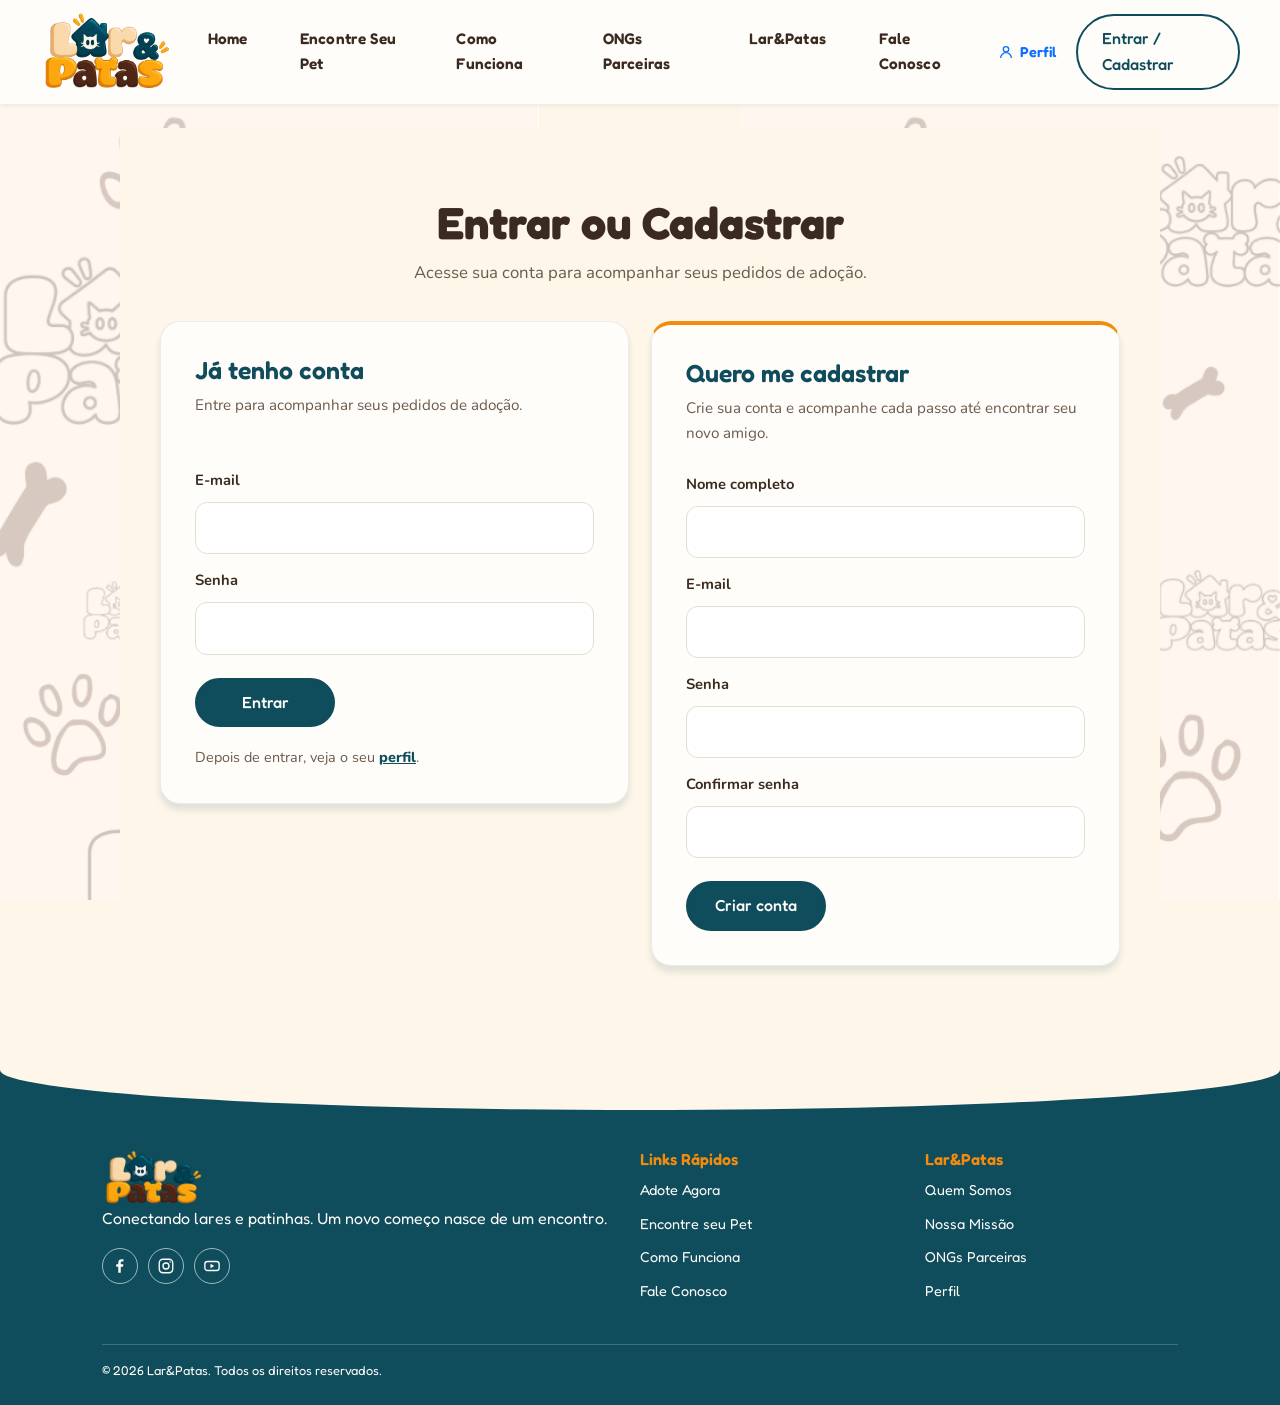
<file: login.html>
<!DOCTYPE html>
<html lang="pt-br">
<head>
    <meta charset="UTF-8">
    <meta name="viewport" content="width=device-width, initial-scale=1.0">
    <title>Entrar/Cadastrar - Lar&amp;Patas</title>

    <link rel="icon" type="image/png" href="Midias/home/icon_page.png">
    <link rel="preconnect" href="https://fonts.googleapis.com">
    <link rel="preconnect" href="https://fonts.gstatic.com" crossorigin>
    <link href="https://fonts.googleapis.com/css2?family=Fredoka:wght@400;500;600;700&family=Nunito:wght@400;600;700&display=swap" rel="stylesheet">
    <link href="https://cdn.jsdelivr.net/npm/bootstrap@5.3.3/dist/css/bootstrap.min.css" rel="stylesheet">
    <link rel="stylesheet" href="styles.css">
</head>
<body>
    <div class="page">

        <header class="topo">
            <a href="index.html" class="logo">
                <img src="Midias/home/logo.png" alt="Lar&amp;Patas - página inicial">
            </a>

            <button class="menu-toggle" type="button"
                    aria-label="Abrir menu"
                    aria-expanded="false"
                    aria-controls="menu-principal">
                <span></span>
                <span></span>
                <span></span>
            </button>

            <nav class="menu" id="menu-principal">
                <ul>
                    <li><a href="index.html">Home</a></li>
                    <li class="tem-submenu">
                        <a href="pets.html">Encontre Seu Pet</a>
                        <ul class="submenu">
                            <li><a href="conheca-pets.html">Conheça os Pets<span class="submenu-desc">Veja os cães e gatos disponíveis</span></a></li>
                            <li><a href="adocao.html">Formulário de Adoção<span class="submenu-desc">Envie seu interesse à ONG</span></a></li>
                        </ul>
                    </li>
                    <li class="tem-submenu">
                        <a href="como-funciona.html">Como Funciona</a>
                        <ul class="submenu">
                            <li><a href="politica-adocao.html">Política de Adoção<span class="submenu-desc">Regras e papel do Lar&amp;Patas</span></a></li>
                        </ul>
                    </li>
                    <li><a href="ongs.html">ONGs Parceiras</a></li>
                    <li class="tem-submenu">
                        <a href="sobre.html">Lar&amp;Patas</a>
                        <ul class="submenu">
                            <li><a href="missao.html">Nossa Missão<span class="submenu-desc">História, valores e impacto</span></a></li>
                        </ul>
                    </li>
                    <li><a href="contato.html">Fale Conosco</a></li>
                </ul>
            </nav>

            <div class="topo-acoes">
                <a class="perfil-link" href="perfil.html">
                    <svg viewBox="0 0 24 24" aria-hidden="true"><circle cx="12" cy="8" r="4"/><path d="M4 21c0-4.4 3.6-8 8-8s8 3.6 8 8"/></svg>
                    Perfil
                </a>
                <a class="botao botao-contorno" href="login.html" aria-current="page">Entrar / Cadastrar</a>
            </div>
        </header>

        <section class="container-fluid py-4">
            <div class="container-lg mx-auto">

                <main class="auth-page">
                    <section class="auth-hero" aria-labelledby="t-pagina">
                        <div class="section-head">
                            <h1 id="t-pagina">Entrar ou Cadastrar</h1>
                            <p>Acesse sua conta para acompanhar seus pedidos de adoção.</p>
                        </div>
                    </section>

                    <div class="auth-grid">
                        <section class="auth-card" aria-labelledby="t-entrar">
                            <h2 id="t-entrar">Já tenho conta</h2>
                            <p class="auth-card-intro">Entre para acompanhar seus pedidos de adoção.</p>
                            <form id="form-login" novalidate>
                                <label for="login-email">E-mail</label>
                                <input type= "email" id="login-email" name="email"  autocomplemente = "email" required>

                                <label for="login-senha">Senha</label>
                                <input type="password" id="login-senha" name="senha" current-password required>

                                <button type="submit" class="botao botao-primario">Entrar</button>
                                <p class="auth-form-nota">Depois de entrar, veja o seu <a href="perfil.html">perfil</a>.</p>
                            </form>
                        </section>

                        <section class="auth-card auth-card-cadastro" aria-labelledby="t-cadastrar">
                            <h2 id="t-cadastrar">Quero me cadastrar</h2>
                            <p class="auth-card-intro">Crie sua conta e acompanhe cada passo até encontrar seu novo amigo.</p>
                            <form id="form-cadastro" novalidate>
                                <label for="cad-nome">Nome completo</label>
                                <input type="text" id="cad-nome" name="nome" required>

                                <label for="cad-email">E-mail</label>
                                <input type="email" id="cad-email" name="email" autocomplemente ="email" required>

                                <label for="cad-senha">Senha</label>
                                <input type="password" id="cad-senha" name="senha" minlength="6" new-password required>

                                <label for="cad-confirma">Confirmar senha</label>
                                <input type="password" id="cad-confirma" name="confirma" minlength="6" current-password required>

                                <button type="submit" class="botao botao-primario">Criar conta</button>
                            </form>
                        </section>
                    </div>
                </main>
            </div>
        </section>

        <!-- Rodapé -->
        <footer class="footer">
            <div class="footer-cols">
            <section class="footer-marca" aria-label="Lar&amp;Patas">
                    <img class="footer-logo" src="Midias/home/logo.png" alt="Lar&amp;Patas">
                    <p>Conectando lares e patinhas. Um novo começo nasce de um encontro.</p>
                    <ul class="redes" aria-label="Redes sociais">
                        <li>
                            <a href="https://www.facebook.com/larepatas" target="_blank" rel="noopener noreferrer" aria-label="Facebook do Lar&amp;Patas">
                                <svg viewBox="0 0 24 24" aria-hidden="true"><path fill="currentColor" stroke="none" d="M13 21v-8h3l.5-3.5H13V7.8c0-1 .3-1.7 1.8-1.7h1.8V3.1C16.3 3 15.2 3 14 3c-2.6 0-4.3 1.6-4.3 4.4v2.1H7V13h2.7v8H13z"/></svg>
                            </a>
                        </li>
                        <li>
                            <a href="https://www.instagram.com/lar_e_patas" target="_blank" rel="noopener noreferrer" aria-label="Instagram do Lar&amp;Patas">
                                <svg viewBox="0 0 24 24" aria-hidden="true"><rect x="3" y="3" width="18" height="18" rx="5"/><circle cx="12" cy="12" r="4"/><circle cx="17.5" cy="6.5" r="1" fill="currentColor" stroke="none"/></svg>
                            </a>
                        </li>
                        <li>
                            <a href="https://www.youtube.com/@larepatas" target="_blank" rel="noopener noreferrer" aria-label="YouTube do Lar&amp;Patas">
                                <svg viewBox="0 0 24 24" aria-hidden="true"><rect x="2.5" y="6" width="19" height="12" rx="3.5"/><polygon points="10,9 15,12 10,15" fill="currentColor" stroke="none"/></svg>
                            </a>
                        </li>
                    </ul>
                </section>

                <nav aria-label="Links rápidos">
                    <h2>Links Rápidos</h2>
                    <ul>
                        <li><a href="conheca-pets.html">Adote Agora</a></li>
                        <li><a href="pets.html">Encontre seu Pet</a></li>
                        <li><a href="como-funciona.html">Como Funciona</a></li>
                        <li><a href="contato.html">Fale Conosco</a></li>
                    </ul>
                </nav>

                <nav aria-label="Sobre o Lar&amp;Patas">
                    <h2>Lar&amp;Patas</h2>
                    <ul>
                        <li><a href="sobre.html">Quem Somos</a></li>
                        <li><a href="missao.html">Nossa Missão</a></li>
                        <li><a href="ongs.html">ONGs Parceiras</a></li>
                        <li><a href="perfil.html">Perfil</a></li>
                    </ul>
                </nav>
            </div>

            <p class="copy">&copy; <span id="ano">2026</span> Lar&amp;Patas. Todos os direitos reservados.</p>
        </footer>

    </div>

    <script src="scripts.js"></script>
</body>
</html>
</file>
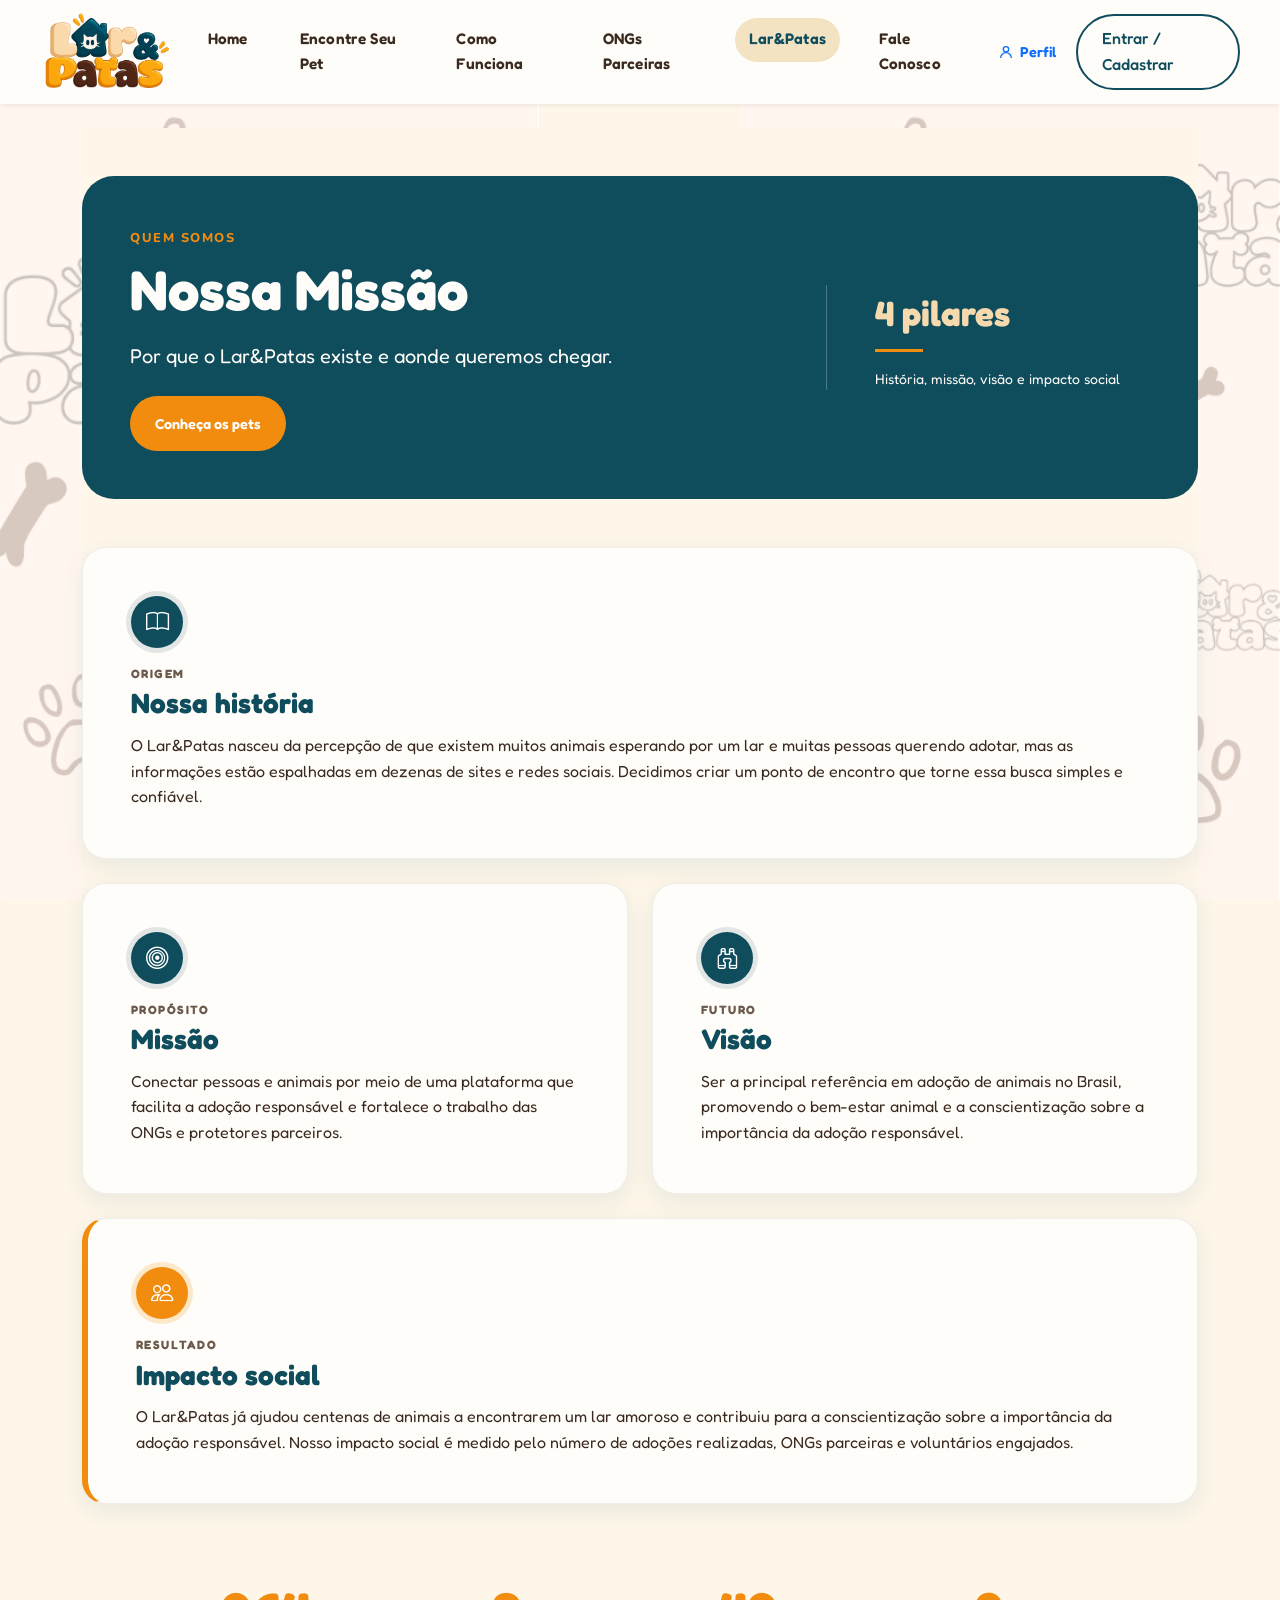
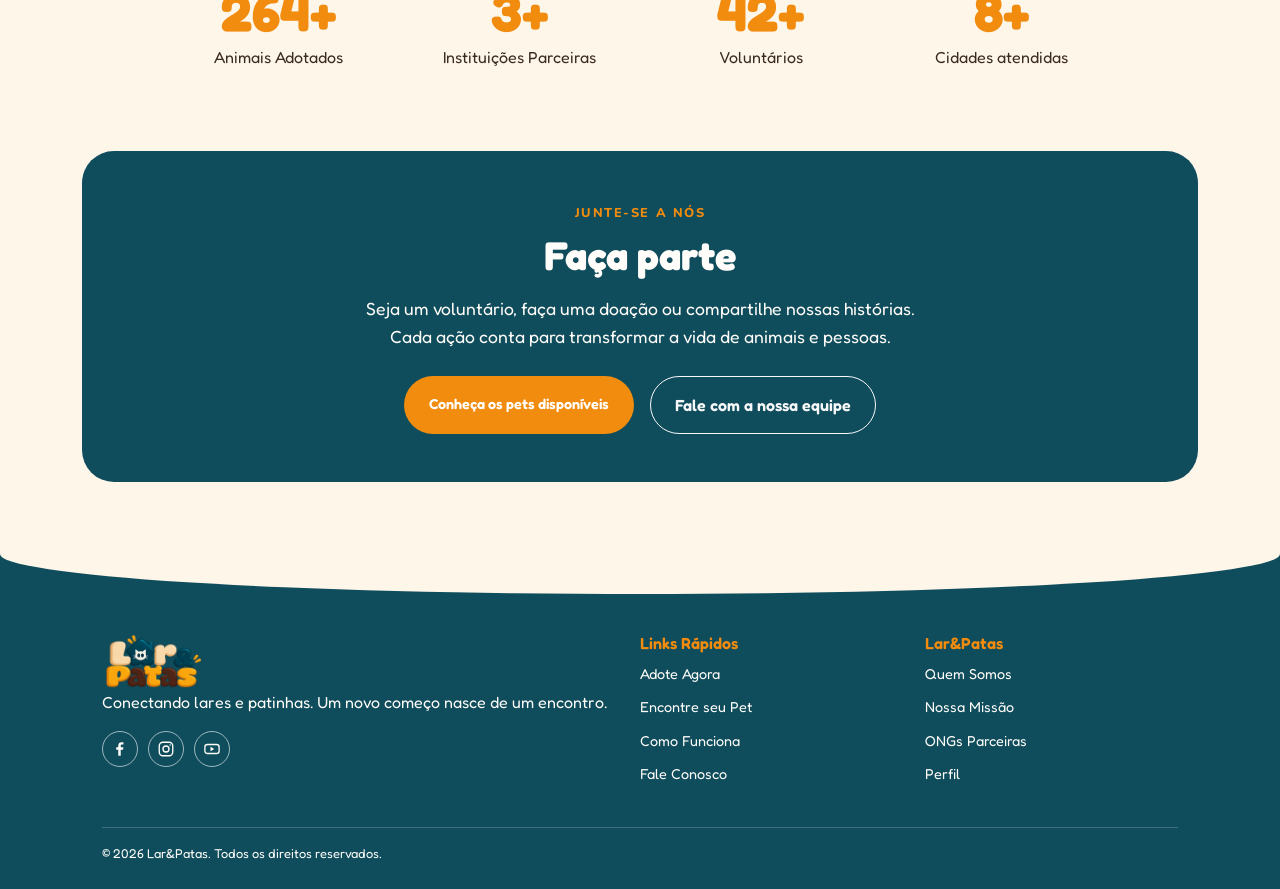
<file: missao.html>
<!DOCTYPE html>
<html lang="pt-br">
<head>
    <meta charset="UTF-8">
    <meta name="viewport" content="width=device-width, initial-scale=1.0">
    <title>Nossa Missão - Lar&amp;Patas</title>

    <link rel="icon" type="image/png" href="Midias/home/icon_page.png">
    <link rel="preconnect" href="https://fonts.googleapis.com">
    <link rel="preconnect" href="https://fonts.gstatic.com" crossorigin>
    <link href="https://fonts.googleapis.com/css2?family=Fredoka:wght@400;500;600;700&family=Nunito:wght@400;600;700&display=swap" rel="stylesheet">
    <link href="https://cdn.jsdelivr.net/npm/bootstrap@5.3.3/dist/css/bootstrap.min.css" rel="stylesheet">
    <link href="https://cdn.jsdelivr.net/npm/bootstrap-icons@1.11.3/font/bootstrap-icons.min.css" rel="stylesheet">
    <link rel="stylesheet" href="styles.css">
</head>
<body>
    <div class="page">

        <header class="topo">
            <a href="index.html" class="logo">
                <img src="Midias/home/logo.png" alt="Lar&amp;Patas - página inicial">
            </a>

            <button class="menu-toggle" type="button"
                    aria-label="Abrir menu"
                    aria-expanded="false"
                    aria-controls="menu-principal">
                <span></span>
                <span></span>
                <span></span>
            </button>

            <nav class="menu" id="menu-principal">
                <ul>
                    <li><a href="index.html">Home</a></li>
                    <li class="tem-submenu">
                        <a href="pets.html">Encontre Seu Pet</a>
                        <ul class="submenu">
                            <li><a href="conheca-pets.html">Conheça os Pets<span class="submenu-desc">Veja os cães e gatos disponíveis</span></a></li>
                            <li><a href="adocao.html">Formulário de Adoção<span class="submenu-desc">Envie seu interesse à ONG</span></a></li>
                        </ul>
                    </li>
                    <li class="tem-submenu">
                        <a href="como-funciona.html">Como Funciona</a>
                        <ul class="submenu">
                            <li><a href="politica-adocao.html">Política de Adoção<span class="submenu-desc">Regras e papel do Lar&amp;Patas</span></a></li>
                        </ul>
                    </li>
                    <li><a href="ongs.html">ONGs Parceiras</a></li>
                    <li class="tem-submenu pagina-atual">
                        <a href="sobre.html">Lar&amp;Patas</a>
                        <ul class="submenu">
                            <li><a href="missao.html" aria-current="page">Nossa Missão<span class="submenu-desc">História, valores e impacto</span></a></li>
                        </ul>
                    </li>
                    <li><a href="contato.html">Fale Conosco</a></li>
                </ul>
            </nav>

            <div class="topo-acoes">
                <a class="perfil-link" href="perfil.html">
                    <svg viewBox="0 0 24 24" aria-hidden="true"><circle cx="12" cy="8" r="4"/><path d="M4 21c0-4.4 3.6-8 8-8s8 3.6 8 8"/></svg>
                    Perfil
                </a>
                <a class="botao botao-contorno" href="login.html">Entrar / Cadastrar</a>
            </div>
        </header>

        <section class="container-fluid py-4">
            <div class="container-lg mx-auto">

                <main class="py-4 py-md-5">

                    <!-- HERO -->
                    <section class="hero-missao rounded-5 p-4 p-md-5 mb-5">
                        <div class="row align-items-center g-4">
                            <div class="col-lg-8">
                                <p class="eyebrow mb-2">Quem somos</p>
                                <h1 class="display-4 fw-bold mb-3">Nossa Missão</h1>
                                <p class="fs-5 mb-4">
                                    Por que o Lar&amp;Patas existe e aonde queremos chegar.
                                </p>
                                <a href="conheca-pets.html" class="btn btn-laranja rounded-pill px-4 py-3 fw-semibold">
                                    Conheça os pets
                                </a>
                            </div>

                            <div class="col-lg-4">
                                <div class="hero-lateral ps-lg-5">
                                    <p class="hero-numero mb-2">4 pilares</p>
                                    <hr class="linha-laranja">
                                    <p class="mb-0 small">História, missão, visão e impacto social</p>
                                </div>
                            </div>
                        </div>
                    </section>

                    <!-- CARDS -->
                    <section class="row g-4">

                        <div class="col-12">
                            <article class="card card-missao h-100">
                                <div class="card-body p-4 p-md-5">
                                    <span class="icone-card"><i class="bi bi-book"></i></span>
                                    <p class="eyebrow-cinza mb-1">Origem</p>
                                    <h2 class="h3 titulo-card">Nossa história</h2>
                                    <p class="mb-0">
                                        O Lar&amp;Patas nasceu da percepção de que existem muitos animais esperando por um lar
                                        e muitas pessoas querendo adotar, mas as informações estão espalhadas em dezenas de
                                        sites e redes sociais. Decidimos criar um ponto de encontro que torne essa busca
                                        simples e confiável.
                                    </p>
                                </div>
                            </article>
                        </div>

                        <div class="col-md-6">
                            <article class="card card-missao h-100">
                                <div class="card-body p-4 p-md-5">
                                    <span class="icone-card"><i class="bi bi-bullseye"></i></span>
                                    <p class="eyebrow-cinza mb-1">Propósito</p>
                                    <h2 class="h3 titulo-card">Missão</h2>
                                    <p class="mb-0">
                                        Conectar pessoas e animais por meio de uma plataforma que facilita a adoção
                                        responsável e fortalece o trabalho das ONGs e protetores parceiros.
                                    </p>
                                </div>
                            </article>
                        </div>

                        <div class="col-md-6">
                            <article class="card card-missao h-100">
                                <div class="card-body p-4 p-md-5">
                                    <span class="icone-card"><i class="bi bi-binoculars"></i></span>
                                    <p class="eyebrow-cinza mb-1">Futuro</p>
                                    <h2 class="h3 titulo-card">Visão</h2>
                                    <p class="mb-0">
                                        Ser a principal referência em adoção de animais no Brasil, promovendo
                                        o bem-estar animal e a conscientização sobre a importância da adoção responsável.
                                    </p>
                                </div>
                            </article>
                        </div>

                        <div class="col-12">
                            <article class="card card-missao card-destaque h-100">
                                <div class="card-body p-4 p-md-5">
                                    <span class="icone-card"><i class="bi bi-people"></i></span>
                                    <p class="eyebrow-cinza mb-1">Resultado</p>
                                    <h2 class="h3 titulo-card">Impacto social</h2>
                                    <p class="mb-0">
                                        O Lar&amp;Patas já ajudou centenas de animais a encontrarem um lar amoroso e
                                        contribuiu para a conscientização sobre a importância da adoção responsável.
                                        Nosso impacto social é medido pelo número de adoções realizadas, ONGs parceiras
                                        e voluntários engajados.
                                    </p>
                                </div>
                            </article>
                        </div>

                    </section>

                    <!-- NÚMEROS DE IMPACTO -->
                    <section class="my-5" aria-labelledby="t-numeros">
                        <h2 id="t-numeros" class="visually-hidden">Nossos números</h2>
                        <ul class="stats" aria-label="Nossos números">
                            <li>
                                <span class="stat-num" data-target="469">0+</span>
                                <span class="stat-label">Animais Adotados</span>
                            </li>
                            <li>
                                <span class="stat-num" data-target="6">0+</span>
                                <span class="stat-label">Instituições Parceiras</span>
                            </li>
                            <li>
                                <span class="stat-num" data-target="75">0+</span>
                                <span class="stat-label">Voluntários</span>
                            </li>
                            <li>
                                <span class="stat-num" data-target="15">0+</span>
                                <span class="stat-label">Cidades atendidas</span>
                            </li>
                        </ul>
                    </section>

                    <!-- FAÇA PARTE -->
                    <section class="faca-parte rounded-5 p-4 p-md-5 text-center">
                        <p class="eyebrow mb-2">Junte-se a nós</p>
                        <h2 class="display-6 fw-bold mb-3">Faça parte</h2>
                        <p class="mx-auto mb-4 faca-parte-texto">
                            Seja um voluntário, faça uma doação ou compartilhe nossas histórias. Cada ação conta para
                            transformar a vida de animais e pessoas.
                        </p>
                        <div class="d-flex flex-column flex-sm-row justify-content-center gap-3">
                            <a href="conheca-pets.html" class="btn btn-laranja rounded-pill px-4 py-3 fw-semibold">
                                Conheça os pets disponíveis
                            </a>
                            <a href="contato.html" class="btn btn-outline-light rounded-pill px-4 py-3 fw-semibold">
                                Fale com a nossa equipe
                            </a>
                        </div>
                    </section>

                </main>

            </div>
        </section>

        <!-- Rodapé -->
        <footer class="footer">
            <div class="footer-cols">
            <section class="footer-marca" aria-label="Lar&amp;Patas">
                    <img class="footer-logo" src="Midias/home/logo.png" alt="Lar&amp;Patas">
                    <p>Conectando lares e patinhas. Um novo começo nasce de um encontro.</p>
                    <ul class="redes" aria-label="Redes sociais">
                        <li>
                            <a href="https://www.facebook.com/larepatas" target="_blank" rel="noopener noreferrer" aria-label="Facebook do Lar&amp;Patas">
                                <svg viewBox="0 0 24 24" aria-hidden="true"><path fill="currentColor" stroke="none" d="M13 21v-8h3l.5-3.5H13V7.8c0-1 .3-1.7 1.8-1.7h1.8V3.1C16.3 3 15.2 3 14 3c-2.6 0-4.3 1.6-4.3 4.4v2.1H7V13h2.7v8H13z"/></svg>
                            </a>
                        </li>
                        <li>
                            <a href="https://www.instagram.com/lar_e_patas" target="_blank" rel="noopener noreferrer" aria-label="Instagram do Lar&amp;Patas">
                                <svg viewBox="0 0 24 24" aria-hidden="true"><rect x="3" y="3" width="18" height="18" rx="5"/><circle cx="12" cy="12" r="4"/><circle cx="17.5" cy="6.5" r="1" fill="currentColor" stroke="none"/></svg>
                            </a>
                        </li>
                        <li>
                            <a href="https://www.youtube.com/@larepatas" target="_blank" rel="noopener noreferrer" aria-label="YouTube do Lar&amp;Patas">
                                <svg viewBox="0 0 24 24" aria-hidden="true"><rect x="2.5" y="6" width="19" height="12" rx="3.5"/><polygon points="10,9 15,12 10,15" fill="currentColor" stroke="none"/></svg>
                            </a>
                        </li>
                    </ul>
                </section>

                <nav aria-label="Links rápidos">
                    <h2>Links Rápidos</h2>
                    <ul>
                        <li><a href="conheca-pets.html">Adote Agora</a></li>
                        <li><a href="pets.html">Encontre seu Pet</a></li>
                        <li><a href="como-funciona.html">Como Funciona</a></li>
                        <li><a href="contato.html">Fale Conosco</a></li>
                    </ul>
                </nav>

                <nav aria-label="Sobre o Lar&amp;Patas">
                    <h2>Lar&amp;Patas</h2>
                    <ul>
                        <li><a href="sobre.html">Quem Somos</a></li>
                        <li><a href="missao.html">Nossa Missão</a></li>
                        <li><a href="ongs.html">ONGs Parceiras</a></li>
                        <li><a href="perfil.html">Perfil</a></li>
                    </ul>
                </nav>
            </div>

            <p class="copy">&copy; <span id="ano">2026</span> Lar&amp;Patas. Todos os direitos reservados.</p>
        </footer>

    </div>

    <script src="scripts.js"></script>
</body>
</html>
</file>
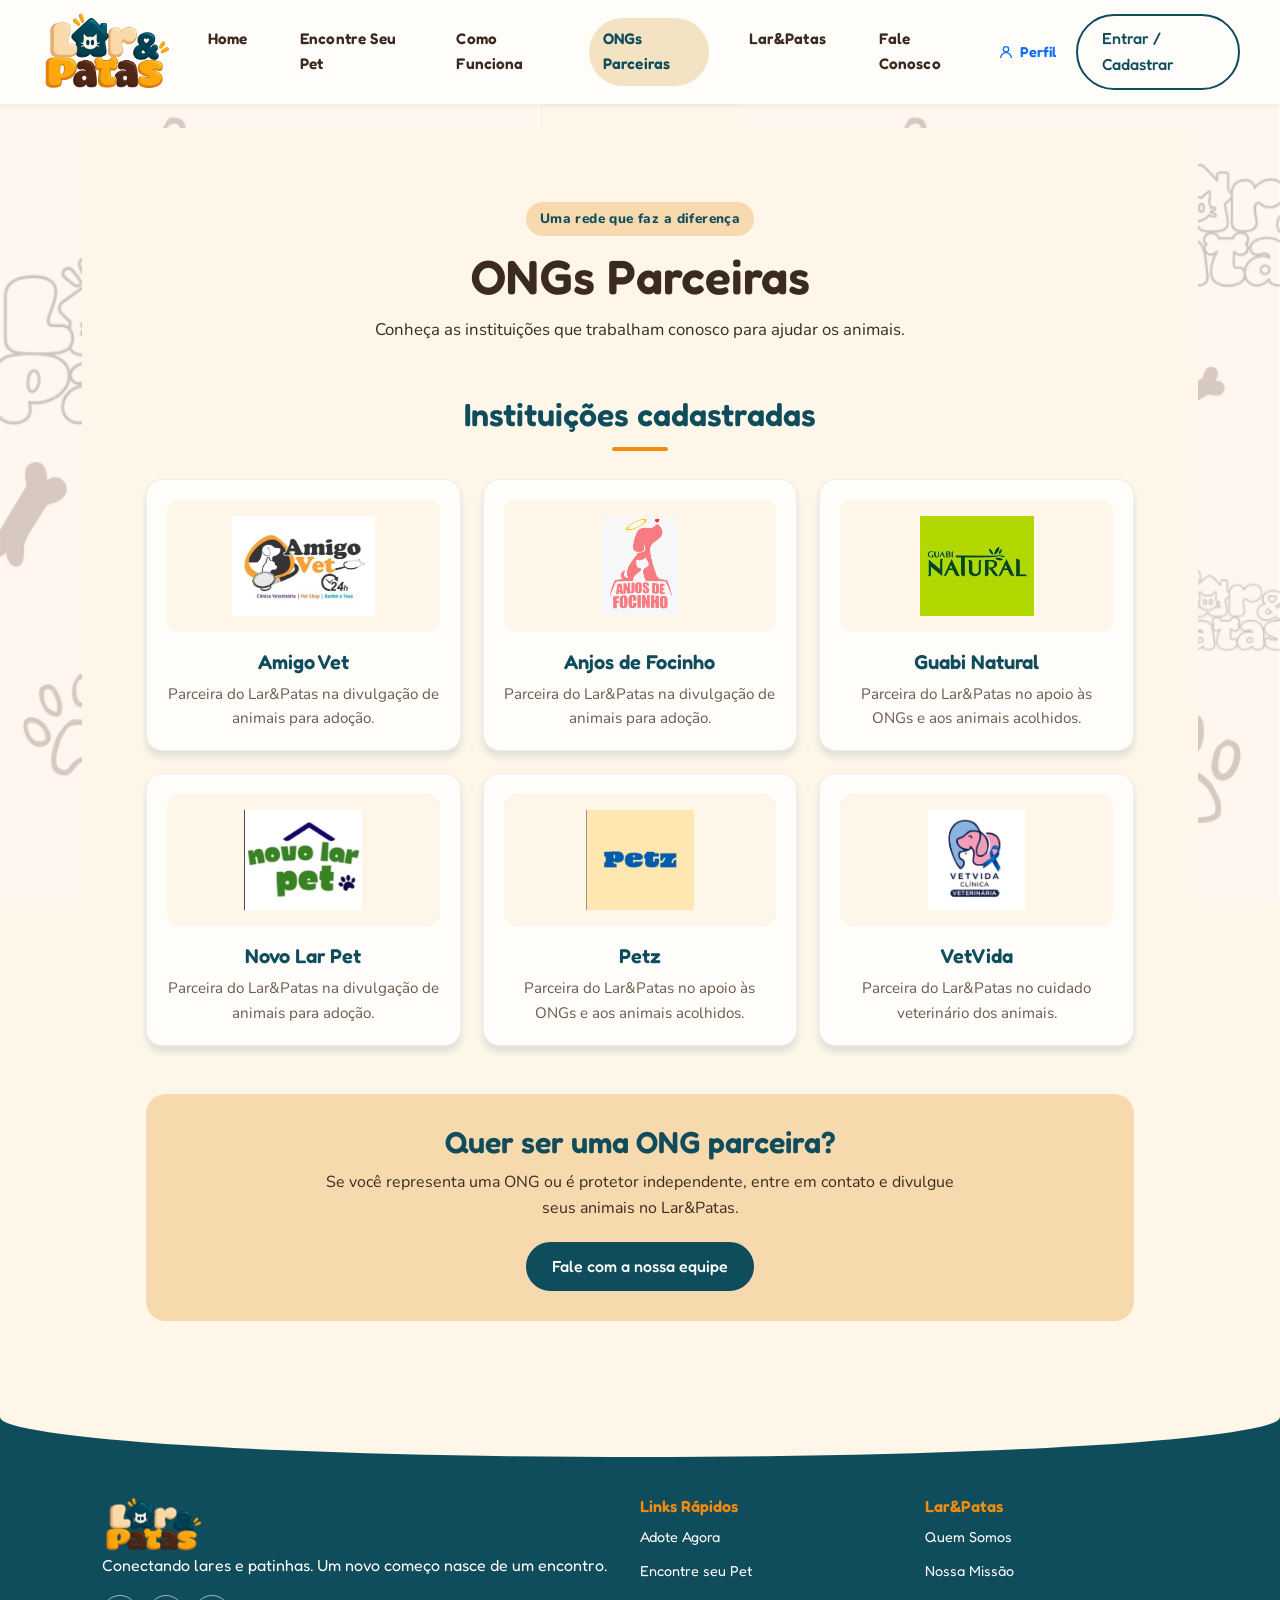
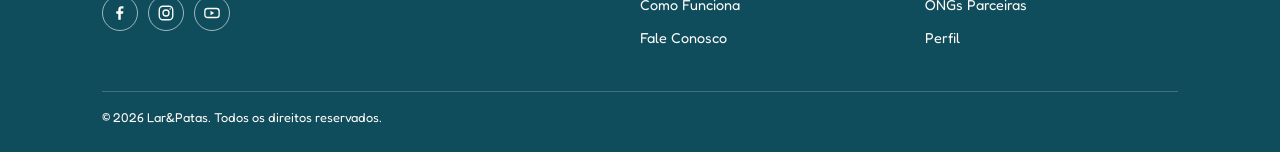
<file: ongs.html>
<!DOCTYPE html>
<html lang="pt-br">
<head>
    <meta charset="UTF-8">
    <meta name="viewport" content="width=device-width, initial-scale=1.0">
    <title>ONGs Parceiras - Lar&amp;Patas</title>

    <link rel="icon" type="image/png" href="Midias/home/icon_page.png">
    <link rel="preconnect" href="https://fonts.googleapis.com">
    <link rel="preconnect" href="https://fonts.gstatic.com" crossorigin>
    <link href="https://fonts.googleapis.com/css2?family=Fredoka:wght@400;500;600;700&family=Nunito:wght@400;600;700&display=swap" rel="stylesheet">
    <link href="https://cdn.jsdelivr.net/npm/bootstrap@5.3.3/dist/css/bootstrap.min.css" rel="stylesheet">
    <link rel="stylesheet" href="styles.css">
</head>
<body>
    <div class="page">

        <header class="topo">
            <a href="index.html" class="logo">
                <img src="Midias/home/logo.png" alt="Lar&amp;Patas - página inicial">
            </a>

            <button class="menu-toggle" type="button"
                    aria-label="Abrir menu"
                    aria-expanded="false"
                    aria-controls="menu-principal">
                <span></span>
                <span></span>
                <span></span>
            </button>

            <nav class="menu" id="menu-principal">
                <ul>
                    <li><a href="index.html">Home</a></li>
                    <li class="tem-submenu">
                        <a href="pets.html">Encontre Seu Pet</a>
                        <ul class="submenu">
                            <li><a href="conheca-pets.html">Conheça os Pets<span class="submenu-desc">Veja os cães e gatos disponíveis</span></a></li>
                            <li><a href="adocao.html">Formulário de Adoção<span class="submenu-desc">Envie seu interesse à ONG</span></a></li>
                        </ul>
                    </li>
                    <li class="tem-submenu">
                        <a href="como-funciona.html">Como Funciona</a>
                        <ul class="submenu">
                            <li><a href="politica-adocao.html">Política de Adoção<span class="submenu-desc">Regras e papel do Lar&amp;Patas</span></a></li>
                        </ul>
                    </li>
                    <li><a href="ongs.html" aria-current="page">ONGs Parceiras</a></li>
                    <li class="tem-submenu">
                        <a href="sobre.html">Lar&amp;Patas</a>
                        <ul class="submenu">
                            <li><a href="missao.html">Nossa Missão<span class="submenu-desc">História, valores e impacto</span></a></li>
                        </ul>
                    </li>
                    <li><a href="contato.html">Fale Conosco</a></li>
                </ul>
            </nav>

            <div class="topo-acoes">
                <a class="perfil-link" href="perfil.html">
                    <svg viewBox="0 0 24 24" aria-hidden="true"><circle cx="12" cy="8" r="4"/><path d="M4 21c0-4.4 3.6-8 8-8s8 3.6 8 8"/></svg>
                    Perfil
                </a>
                <a class="botao botao-contorno" href="login.html">Entrar / Cadastrar</a>
            </div>
        </header>

        <section class="container-fluid py-4">
            <div class="container-lg mx-auto">

                <main class="ongs-page">
                    <section class="section ongs-hero" aria-labelledby="t-pagina">
                        <div class="section-head">
                            <span class="ongs-selo">Uma rede que faz a diferença</span>
                            <h1 id="t-pagina">ONGs Parceiras</h1>
                            <p>Conheça as instituições que trabalham conosco para ajudar os animais.</p>
                        </div>
                    </section>

                    <section class="section ongs-lista" aria-labelledby="t-lista">
                        <h2 id="t-lista">Instituições cadastradas</h2>
                        <div class="ongs-grid">
                            <article class="ong">
                                <div class="ong-logo">
                                    <img src="Midias/home/amigo_vet.png" alt="Logo da Amigo Vet" loading="lazy">
                                </div>
                                <h3>Amigo Vet</h3>
                                <p>Parceira do Lar&amp;Patas na divulgação de animais para adoção.</p>
                            </article>
                            <article class="ong">
                                <div class="ong-logo">
                                    <img src="Midias/home/anjos_de_focinho.png" alt="Logo da Anjos de Focinho" loading="lazy">
                                </div>
                                <h3>Anjos de Focinho</h3>
                                <p>Parceira do Lar&amp;Patas na divulgação de animais para adoção.</p>
                            </article>
                            <article class="ong">
                                <div class="ong-logo">
                                    <img src="Midias/home/guabi.png" alt="Logo da Guabi Natural" loading="lazy">
                                </div>
                                <h3>Guabi Natural</h3>
                                <p>Parceira do Lar&amp;Patas no apoio às ONGs e aos animais acolhidos.</p>
                            </article>
                            <article class="ong">
                                <div class="ong-logo">
                                    <img src="Midias/home/novo_lar.png" alt="Logo da Novo Lar Pet" loading="lazy">
                                </div>
                                <h3>Novo Lar Pet</h3>
                                <p>Parceira do Lar&amp;Patas na divulgação de animais para adoção.</p>
                            </article>
                            <article class="ong">
                                <div class="ong-logo">
                                    <img src="Midias/home/petz.png" alt="Logo da Petz" loading="lazy">
                                </div>
                                <h3>Petz</h3>
                                <p>Parceira do Lar&amp;Patas no apoio às ONGs e aos animais acolhidos.</p>
                            </article>
                            <article class="ong">
                                <div class="ong-logo">
                                    <img src="Midias/home/vetvida.png" alt="Logo da VetVida" loading="lazy">
                                </div>
                                <h3>VetVida</h3>
                                <p>Parceira do Lar&amp;Patas no cuidado veterinário dos animais.</p>
                            </article>
                        </div>
                    </section>

                    <section class="section ongs-cta" aria-labelledby="t-quero">
                        <h2 id="t-quero">Quer ser uma ONG parceira?</h2>
                        <p>Se você representa uma ONG ou é protetor independente, entre em contato e divulgue seus animais no Lar&amp;Patas.</p>
                        <a class="botao botao-primario" href="contato.html">Fale com a nossa equipe</a>
                    </section>
                </main>
            </div>
        </section>

        <!-- Rodapé -->
        <footer class="footer">
            <div class="footer-cols">
            <section class="footer-marca" aria-label="Lar&amp;Patas">
                    <img class="footer-logo" src="Midias/home/logo.png" alt="Lar&amp;Patas">
                    <p>Conectando lares e patinhas. Um novo começo nasce de um encontro.</p>
                    <ul class="redes" aria-label="Redes sociais">
                        <li>
                            <a href="https://www.facebook.com/larepatas" target="_blank" rel="noopener noreferrer" aria-label="Facebook do Lar&amp;Patas">
                                <svg viewBox="0 0 24 24" aria-hidden="true"><path fill="currentColor" stroke="none" d="M13 21v-8h3l.5-3.5H13V7.8c0-1 .3-1.7 1.8-1.7h1.8V3.1C16.3 3 15.2 3 14 3c-2.6 0-4.3 1.6-4.3 4.4v2.1H7V13h2.7v8H13z"/></svg>
                            </a>
                        </li>
                        <li>
                            <a href="https://www.instagram.com/lar_e_patas" target="_blank" rel="noopener noreferrer" aria-label="Instagram do Lar&amp;Patas">
                                <svg viewBox="0 0 24 24" aria-hidden="true"><rect x="3" y="3" width="18" height="18" rx="5"/><circle cx="12" cy="12" r="4"/><circle cx="17.5" cy="6.5" r="1" fill="currentColor" stroke="none"/></svg>
                            </a>
                        </li>
                        <li>
                            <a href="https://www.youtube.com/@larepatas" target="_blank" rel="noopener noreferrer" aria-label="YouTube do Lar&amp;Patas">
                                <svg viewBox="0 0 24 24" aria-hidden="true"><rect x="2.5" y="6" width="19" height="12" rx="3.5"/><polygon points="10,9 15,12 10,15" fill="currentColor" stroke="none"/></svg>
                            </a>
                        </li>
                    </ul>
                </section>

                <nav aria-label="Links rápidos">
                    <h2>Links Rápidos</h2>
                    <ul>
                        <li><a href="conheca-pets.html">Adote Agora</a></li>
                        <li><a href="pets.html">Encontre seu Pet</a></li>
                        <li><a href="como-funciona.html">Como Funciona</a></li>
                        <li><a href="contato.html">Fale Conosco</a></li>
                    </ul>
                </nav>

                <nav aria-label="Sobre o Lar&amp;Patas">
                    <h2>Lar&amp;Patas</h2>
                    <ul>
                        <li><a href="sobre.html">Quem Somos</a></li>
                        <li><a href="missao.html">Nossa Missão</a></li>
                        <li><a href="ongs.html">ONGs Parceiras</a></li>
                        <li><a href="perfil.html">Perfil</a></li>
                    </ul>
                </nav>
            </div>

            <p class="copy">&copy; <span id="ano">2026</span> Lar&amp;Patas. Todos os direitos reservados.</p>
        </footer>

    </div>

    <script src="scripts.js"></script>
</body>
</html>
</file>
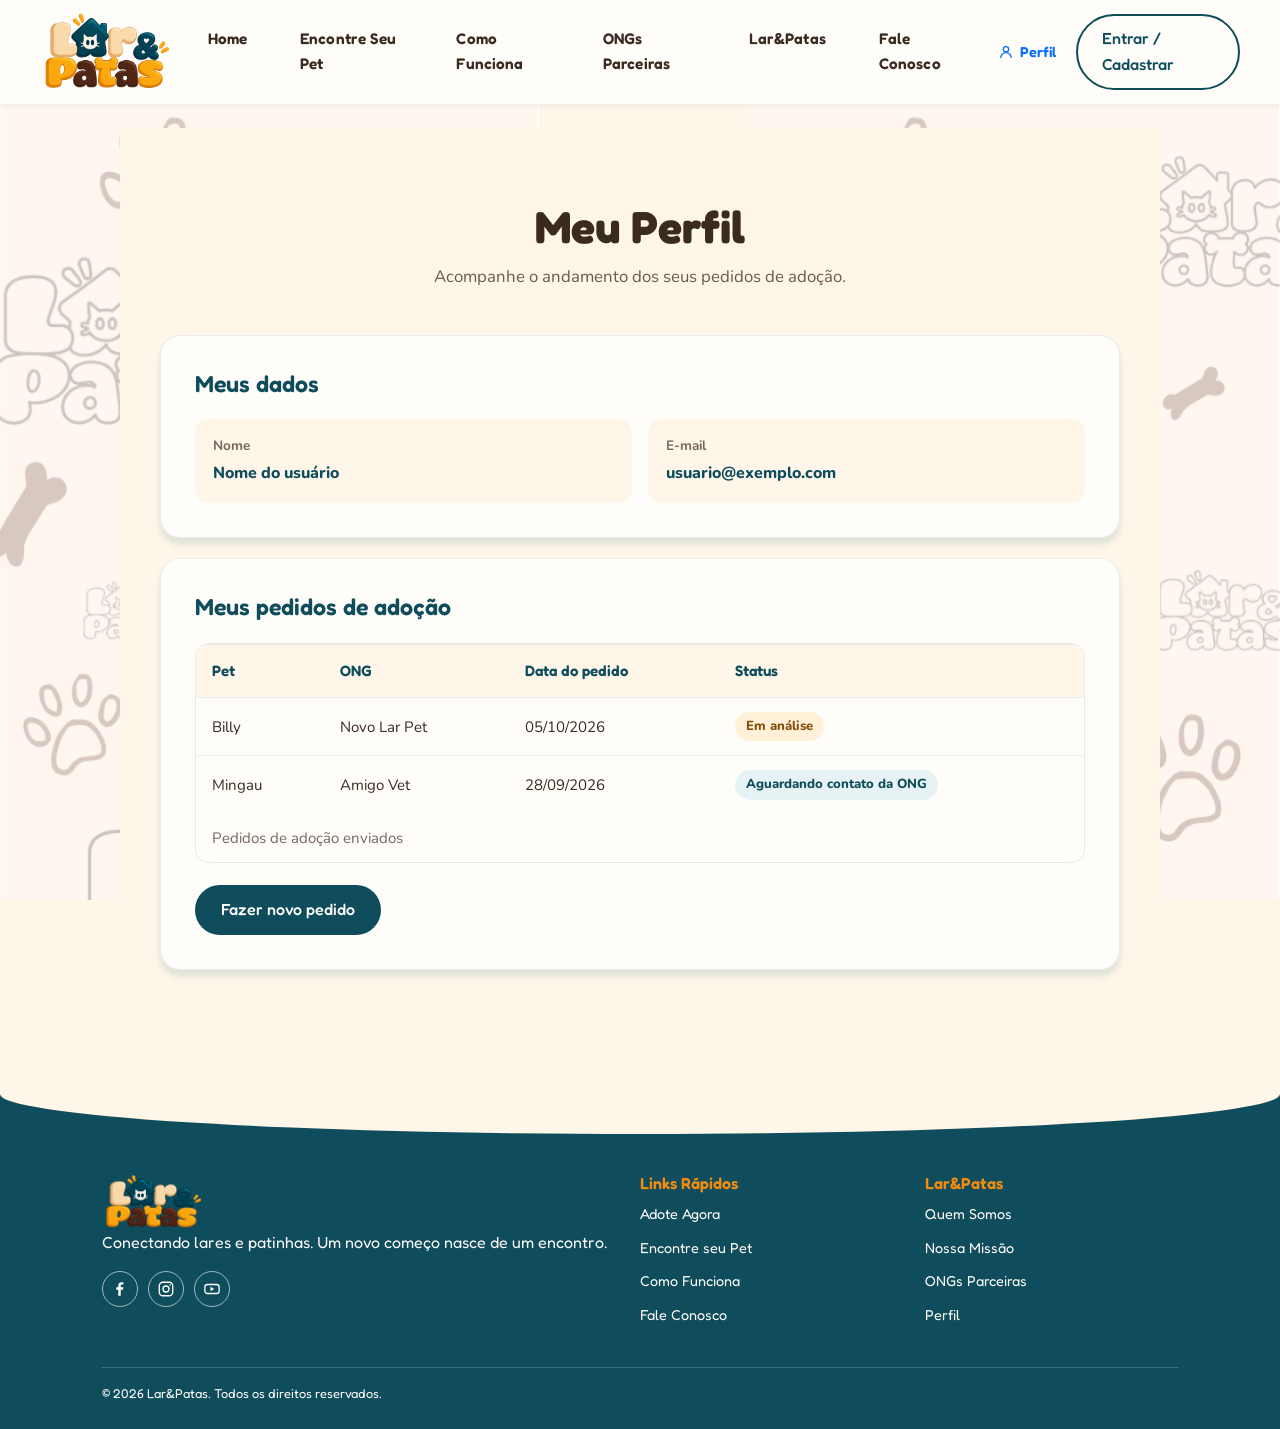
<file: perfil.html>
<!DOCTYPE html>
<html lang="pt-br">
<head>
    <meta charset="UTF-8">
    <meta name="viewport" content="width=device-width, initial-scale=1.0">
    <title>Meu Perfil - Lar&amp;Patas</title>

    <link rel="icon" type="image/png" href="Midias/home/icon_page.png">
    <link rel="preconnect" href="https://fonts.googleapis.com">
    <link rel="preconnect" href="https://fonts.gstatic.com" crossorigin>
    <link href="https://fonts.googleapis.com/css2?family=Fredoka:wght@400;500;600;700&family=Nunito:wght@400;600;700&display=swap" rel="stylesheet">
    <link href="https://cdn.jsdelivr.net/npm/bootstrap@5.3.3/dist/css/bootstrap.min.css" rel="stylesheet">
    <link rel="stylesheet" href="styles.css">
</head>
<body>
    <div class="page">

        <header class="topo">
            <a href="index.html" class="logo">
                <img src="Midias/home/logo.png" alt="Lar&amp;Patas - página inicial">
            </a>

            <button class="menu-toggle" type="button"
                    aria-label="Abrir menu"
                    aria-expanded="false"
                    aria-controls="menu-principal">
                <span></span>
                <span></span>
                <span></span>
            </button>

            <nav class="menu" id="menu-principal">
                <ul>
                    <li><a href="index.html">Home</a></li>
                    <li class="tem-submenu">
                        <a href="pets.html">Encontre Seu Pet</a>
                        <ul class="submenu">
                            <li><a href="conheca-pets.html">Conheça os Pets<span class="submenu-desc">Veja os cães e gatos disponíveis</span></a></li>
                            <li><a href="adocao.html">Formulário de Adoção<span class="submenu-desc">Envie seu interesse à ONG</span></a></li>
                        </ul>
                    </li>
                    <li class="tem-submenu">
                        <a href="como-funciona.html">Como Funciona</a>
                        <ul class="submenu">
                            <li><a href="politica-adocao.html">Política de Adoção<span class="submenu-desc">Regras e papel do Lar&amp;Patas</span></a></li>
                        </ul>
                    </li>
                    <li><a href="ongs.html">ONGs Parceiras</a></li>
                    <li class="tem-submenu">
                        <a href="sobre.html">Lar&amp;Patas</a>
                        <ul class="submenu">
                            <li><a href="missao.html">Nossa Missão<span class="submenu-desc">História, valores e impacto</span></a></li>
                        </ul>
                    </li>
                    <li><a href="contato.html">Fale Conosco</a></li>
                </ul>
            </nav>

            <div class="topo-acoes">
                <a class="perfil-link" href="perfil.html" aria-current="page">
                    <svg viewBox="0 0 24 24" aria-hidden="true"><circle cx="12" cy="8" r="4"/><path d="M4 21c0-4.4 3.6-8 8-8s8 3.6 8 8"/></svg>
                    Perfil
                </a>
                <a class="botao botao-contorno" href="login.html">Entrar / Cadastrar</a>
            </div>
        </header>

        <section class="container-fluid py-4">
            <div class="container-lg mx-auto">

                <main class="perfil-page">
                    <section class="perfil-hero" aria-labelledby="t-pagina">
                        <div class="section-head">
                            <h1 id="t-pagina">Meu Perfil</h1>
                            <p>Acompanhe o andamento dos seus pedidos de adoção.</p>
                        </div>
                    </section>

                    <!-- Dados de exemplo: troque pelos que quiser exibir -->
                    <section class="perfil-card perfil-dados" aria-labelledby="t-dados">
                        <h2 id="t-dados">Meus dados</h2>
                        <dl class="perfil-dados-lista">
                            <div>
                                <dt>Nome</dt>
                                <dd id="perfil-nome">Nome do usuário</dd>
                            </div>
                            <div>
                                <dt>E-mail</dt>
                                <dd id="perfil-email">usuario@exemplo.com</dd>
                            </div>
                        </dl>
                    </section>

                    <section class="perfil-card perfil-pedidos" aria-labelledby="t-pedidos">
                        <h2 id="t-pedidos">Meus pedidos de adoção</h2>
                        <div class="perfil-tabela-scroll">
                            <table id="tabela-pedidos">
                                <caption>Pedidos de adoção enviados</caption>
                                <thead>
                                    <tr>
                                        <th scope="col">Pet</th>
                                        <th scope="col">ONG</th>
                                        <th scope="col">Data do pedido</th>
                                        <th scope="col">Status</th>
                                    </tr>
                                </thead>
                                <tbody id="corpo-pedidos">
                                    <tr>
                                        <td colspan="4">Carregando…</td>
                                    </tr>
                                </tbody>
                            </table>
                        </div>
                        <a class="botao botao-primario perfil-novo-pedido" href="conheca-pets.html">Fazer novo pedido</a>
                    </section>
                </main>
            </div>
        </section>

            <!-- Rodapé -->
        <footer class="footer">
            <div class="footer-cols">
            <section class="footer-marca" aria-label="Lar&amp;Patas">
                    <img class="footer-logo" src="Midias/home/logo.png" alt="Lar&amp;Patas">
                    <p>Conectando lares e patinhas. Um novo começo nasce de um encontro.</p>
                    <ul class="redes" aria-label="Redes sociais">
                        <li>
                            <a href="https://www.facebook.com/larepatas" target="_blank" rel="noopener noreferrer" aria-label="Facebook do Lar&amp;Patas">
                                <svg viewBox="0 0 24 24" aria-hidden="true"><path fill="currentColor" stroke="none" d="M13 21v-8h3l.5-3.5H13V7.8c0-1 .3-1.7 1.8-1.7h1.8V3.1C16.3 3 15.2 3 14 3c-2.6 0-4.3 1.6-4.3 4.4v2.1H7V13h2.7v8H13z"/></svg>
                            </a>
                        </li>
                        <li>
                            <a href="https://www.instagram.com/lar_e_patas" target="_blank" rel="noopener noreferrer" aria-label="Instagram do Lar&amp;Patas">
                                <svg viewBox="0 0 24 24" aria-hidden="true"><rect x="3" y="3" width="18" height="18" rx="5"/><circle cx="12" cy="12" r="4"/><circle cx="17.5" cy="6.5" r="1" fill="currentColor" stroke="none"/></svg>
                            </a>
                        </li>
                        <li>
                            <a href="https://www.youtube.com/@larepatas" target="_blank" rel="noopener noreferrer" aria-label="YouTube do Lar&amp;Patas">
                                <svg viewBox="0 0 24 24" aria-hidden="true"><rect x="2.5" y="6" width="19" height="12" rx="3.5"/><polygon points="10,9 15,12 10,15" fill="currentColor" stroke="none"/></svg>
                            </a>
                        </li>
                    </ul>
                </section>

                <nav aria-label="Links rápidos">
                    <h2>Links Rápidos</h2>
                    <ul>
                        <li><a href="conheca-pets.html">Adote Agora</a></li>
                        <li><a href="pets.html">Encontre seu Pet</a></li>
                        <li><a href="como-funciona.html">Como Funciona</a></li>
                        <li><a href="contato.html">Fale Conosco</a></li>
                    </ul>
                </nav>

                <nav aria-label="Sobre o Lar&amp;Patas">
                    <h2>Lar&amp;Patas</h2>
                    <ul>
                        <li><a href="sobre.html">Quem Somos</a></li>
                        <li><a href="missao.html">Nossa Missão</a></li>
                        <li><a href="ongs.html">ONGs Parceiras</a></li>
                        <li><a href="perfil.html">Perfil</a></li>
                    </ul>
                </nav>
            </div>

            <p class="copy">&copy; <span id="ano">2026</span> Lar&amp;Patas. Todos os direitos reservados.</p>
        </footer>
    </div>

    <script src="scripts.js"></script>
</body>
</html>
</file>
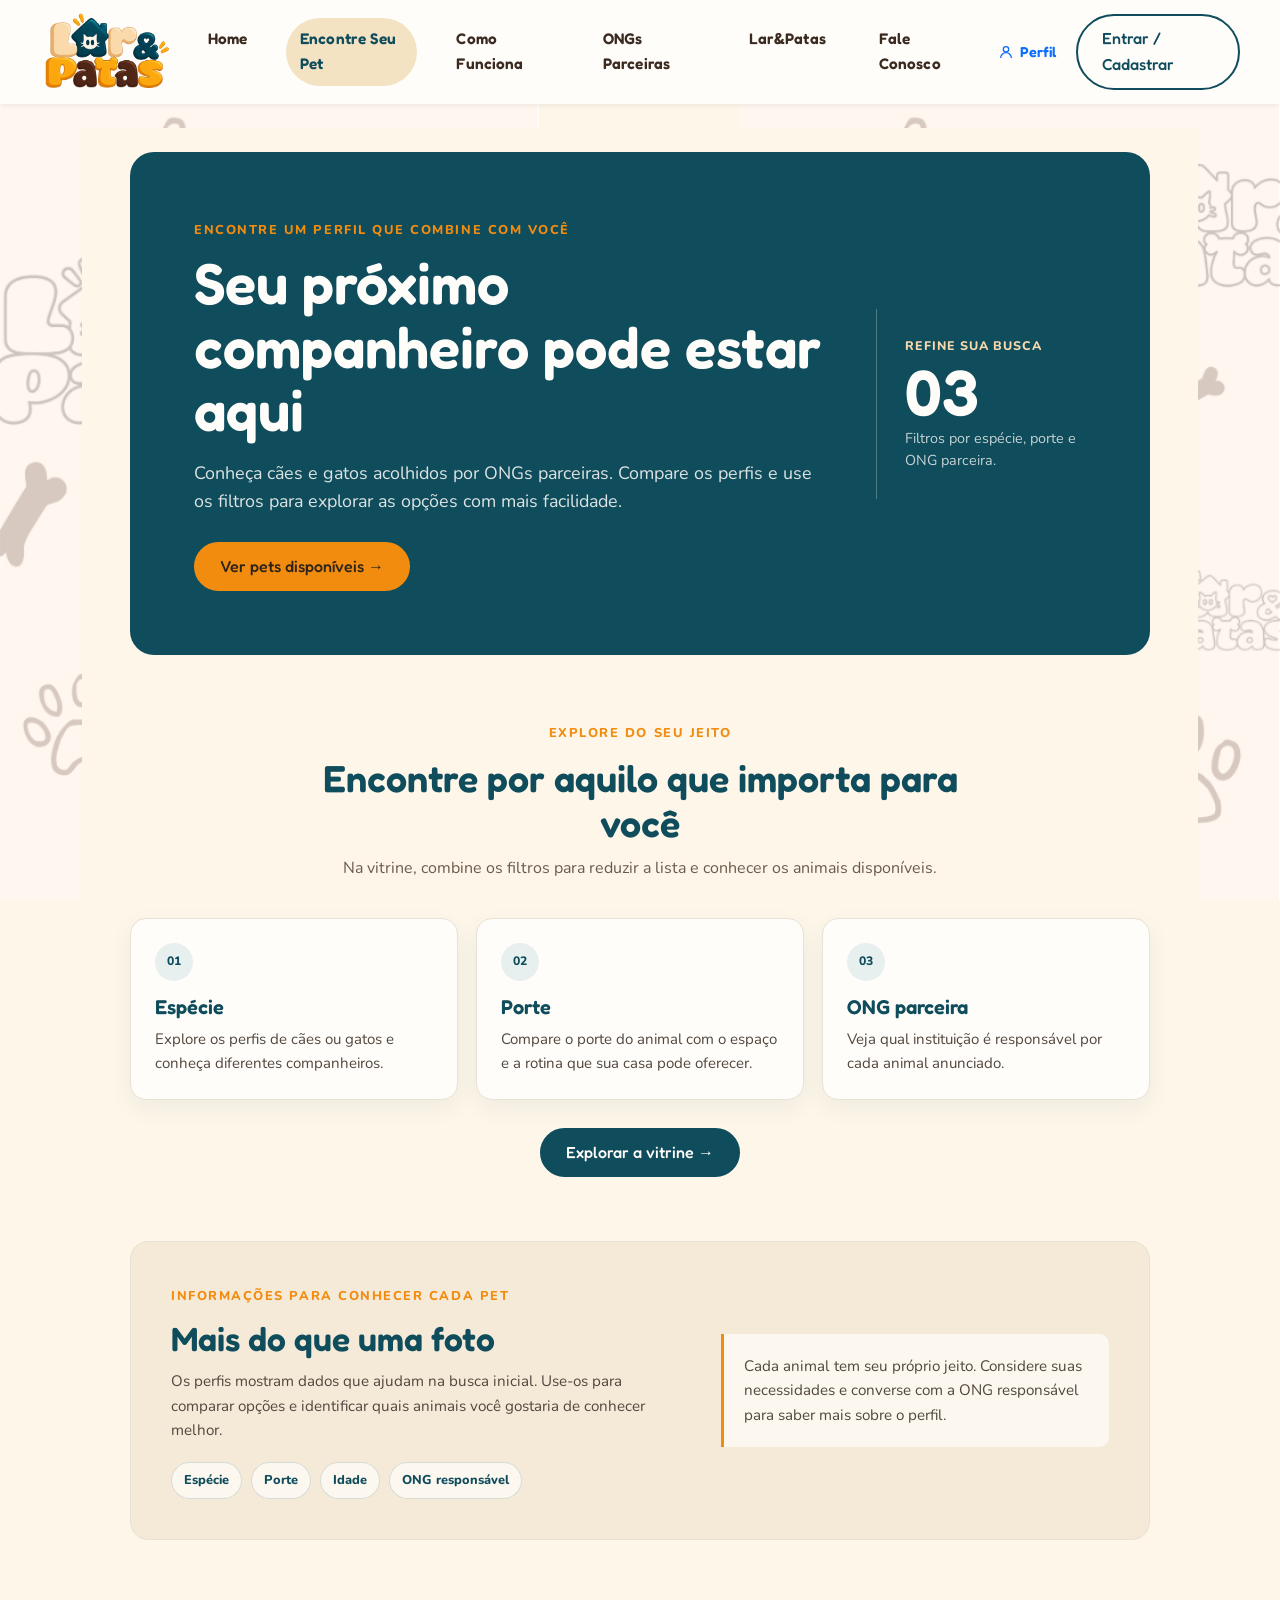
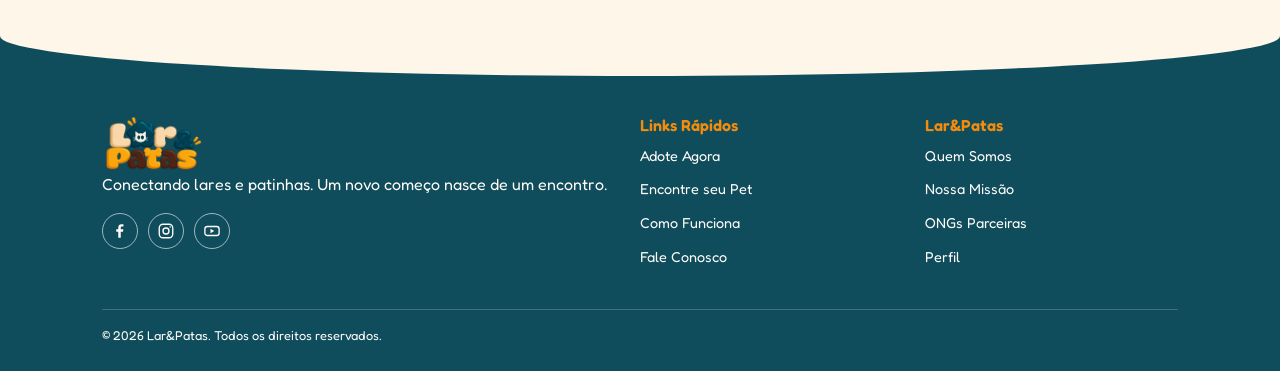
<file: pets.html>
<!DOCTYPE html>
<html lang="pt-br">
<head>
    <meta charset="UTF-8">
    <meta name="viewport" content="width=device-width, initial-scale=1.0">
    <title>Encontre Seu Pet - Lar&amp;Patas</title>
 
    <link rel="icon" type="image/png" href="Midias/home/icon_page.png">
    <link rel="preconnect" href="https://fonts.googleapis.com">
    <link rel="preconnect" href="https://fonts.gstatic.com" crossorigin>
    <link href="https://fonts.googleapis.com/css2?family=Fredoka:wght@400;500;600;700&family=Nunito:wght@400;600;700&display=swap" rel="stylesheet">
    <link href="https://cdn.jsdelivr.net/npm/bootstrap@5.3.3/dist/css/bootstrap.min.css" rel="stylesheet">
    <link rel="stylesheet" href="styles.css">
</head>
<body>
    <div class="page">
 
        <header class="topo">
            <a href="index.html" class="logo">
                <img src="Midias/home/logo.png" alt="Lar&amp;Patas - página inicial">
            </a>
 
            <button class="menu-toggle" type="button"
                    aria-label="Abrir menu"
                    aria-expanded="false"
                    aria-controls="menu-principal">
                <span></span>
                <span></span>
                <span></span>
            </button>

            <nav class="menu" id="menu-principal">
                <ul>
                    <li><a href="index.html">Home</a></li>
                    <li class="tem-submenu">
                        <a href="pets.html" aria-current="page">Encontre Seu Pet</a>
                        <ul class="submenu">
                            <li><a href="conheca-pets.html">Conheça os Pets<span class="submenu-desc">Veja os cães e gatos disponíveis</span></a></li>
                            <li><a href="adocao.html">Formulário de Adoção<span class="submenu-desc">Envie seu interesse à ONG</span></a></li>
                        </ul>
                    </li>
                    <li class="tem-submenu">
                        <a href="como-funciona.html">Como Funciona</a>
                        <ul class="submenu">
                            <li><a href="politica-adocao.html">Política de Adoção<span class="submenu-desc">Regras e papel do Lar&amp;Patas</span></a></li>
                        </ul>
                    </li>
                    <li><a href="ongs.html">ONGs Parceiras</a></li>
                    <li class="tem-submenu">
                        <a href="sobre.html">Lar&amp;Patas</a>
                        <ul class="submenu">
                            <li><a href="missao.html">Nossa Missão<span class="submenu-desc">História, valores e impacto</span></a></li>
                        </ul>
                    </li>
                    <li><a href="contato.html">Fale Conosco</a></li>
                </ul>
            </nav>

            <div class="topo-acoes">
                <a class="perfil-link" href="perfil.html">
                    <svg viewBox="0 0 24 24" aria-hidden="true"><circle cx="12" cy="8" r="4"/><path d="M4 21c0-4.4 3.6-8 8-8s8 3.6 8 8"/></svg>
                    Perfil
                </a>
                <a class="botao botao-contorno" href="login.html">Entrar / Cadastrar</a>
            </div>
        </header>

        <section class="container-fluid py-4">
            <div class="container-lg mx-auto">
 
                <main class="encontre-page">
                    <section class="encontre-hero" aria-labelledby="t-pagina">
                        <div class="encontre-hero-copy">
                            <span class="encontre-eyebrow">Encontre um perfil que combine com você</span>
                            <h1 id="t-pagina">Seu próximo companheiro pode estar aqui</h1>
                            <p>Conheça cães e gatos acolhidos por ONGs parceiras. Compare os perfis e use os filtros para explorar as opções com mais facilidade.</p>
                            <a class="botao botao-primario" href="conheca-pets.html">Ver pets disponíveis <span aria-hidden="true">→</span></a>
                        </div>
                        <div class="encontre-hero-aside" aria-label="Filtros disponíveis na Mural de adoção">
                            <span class="encontre-aside-label">Refine sua busca</span>
                            <span class="encontre-aside-number">03</span>
                            <span class="encontre-aside-caption">Filtros por espécie, porte e ONG parceira.</span>
                        </div>
                    </section>
        
                    <section class="encontre-filtros section" aria-labelledby="t-filtros">
                        <div class="encontre-section-heading">
                            <span class="encontre-eyebrow">Explore do seu jeito</span>
                            <h2 id="t-filtros">Encontre por aquilo que importa para você</h2>
                            <p>Na vitrine, combine os filtros para reduzir a lista e conhecer os animais disponíveis.</p>
                        </div>
                        <div class="encontre-filtros-grid">
                            <article class="encontre-filtro">
                                <span class="encontre-filtro-numero" aria-hidden="true">01</span>
                                <h3>Espécie</h3>
                                <p>Explore os perfis de cães ou gatos e conheça diferentes companheiros.</p>
                            </article>
                            <article class="encontre-filtro">
                                <span class="encontre-filtro-numero" aria-hidden="true">02</span>
                                <h3>Porte</h3>
                                <p>Compare o porte do animal com o espaço e a rotina que sua casa pode oferecer.</p>
                            </article>
                            <article class="encontre-filtro">
                                <span class="encontre-filtro-numero" aria-hidden="true">03</span>
                                <h3>ONG parceira</h3>
                                <p>Veja qual instituição é responsável por cada animal anunciado.</p>
                            </article>
                        </div>
                        <a class="botao botao-primario encontre-filtros-cta" href="conheca-pets.html">Explorar a vitrine <span aria-hidden="true">→</span></a>
                    </section>
        
                    <section class="encontre-perfil section" aria-labelledby="t-perfil">
                        <div class="encontre-perfil-info">
                            <span class="encontre-eyebrow">Informações para conhecer cada pet</span>
                            <h2 id="t-perfil">Mais do que uma foto</h2>
                            <p>Os perfis mostram dados que ajudam na busca inicial. Use-os para comparar opções e identificar quais animais você gostaria de conhecer melhor.</p>
                            <ul class="encontre-dados" aria-label="Informações exibidas nos perfis">
                                <li>Espécie</li>
                                <li>Porte</li>
                                <li>Idade</li>
                                <li>ONG responsável</li>
                            </ul>
                        </div>
                        <p class="encontre-perfil-nota">Cada animal tem seu próprio jeito. Considere suas necessidades e converse com a ONG responsável para saber mais sobre o perfil.</p>
                    </section>
                </main>
            </div>
        </section>
 
            <!-- Rodapé -->
        <footer class="footer">
            <div class="footer-cols">
            <section class="footer-marca" aria-label="Lar&amp;Patas">
                    <img class="footer-logo" src="Midias/home/logo.png" alt="Lar&amp;Patas">
                    <p>Conectando lares e patinhas. Um novo começo nasce de um encontro.</p>
                    <ul class="redes" aria-label="Redes sociais">
                        <li>
                            <a href="https://www.facebook.com/larepatas" target="_blank" rel="noopener noreferrer" aria-label="Facebook do Lar&amp;Patas">
                                <svg viewBox="0 0 24 24" aria-hidden="true"><path fill="currentColor" stroke="none" d="M13 21v-8h3l.5-3.5H13V7.8c0-1 .3-1.7 1.8-1.7h1.8V3.1C16.3 3 15.2 3 14 3c-2.6 0-4.3 1.6-4.3 4.4v2.1H7V13h2.7v8H13z"/></svg>
                            </a>
                        </li>
                        <li>
                            <a href="https://www.instagram.com/lar_e_patas" target="_blank" rel="noopener noreferrer" aria-label="Instagram do Lar&amp;Patas">
                                <svg viewBox="0 0 24 24" aria-hidden="true"><rect x="3" y="3" width="18" height="18" rx="5"/><circle cx="12" cy="12" r="4"/><circle cx="17.5" cy="6.5" r="1" fill="currentColor" stroke="none"/></svg>
                            </a>
                        </li>
                        <li>
                            <a href="https://www.youtube.com/@larepatas" target="_blank" rel="noopener noreferrer" aria-label="YouTube do Lar&amp;Patas">
                                <svg viewBox="0 0 24 24" aria-hidden="true"><rect x="2.5" y="6" width="19" height="12" rx="3.5"/><polygon points="10,9 15,12 10,15" fill="currentColor" stroke="none"/></svg>
                            </a>
                        </li>
                    </ul>
                </section>

                <nav aria-label="Links rápidos">
                    <h2>Links Rápidos</h2>
                    <ul>
                        <li><a href="conheca-pets.html">Adote Agora</a></li>
                        <li><a href="pets.html">Encontre seu Pet</a></li>
                        <li><a href="como-funciona.html">Como Funciona</a></li>
                        <li><a href="contato.html">Fale Conosco</a></li>
                    </ul>
                </nav>

                <nav aria-label="Sobre o Lar&amp;Patas">
                    <h2>Lar&amp;Patas</h2>
                    <ul>
                        <li><a href="sobre.html">Quem Somos</a></li>
                        <li><a href="missao.html">Nossa Missão</a></li>
                        <li><a href="ongs.html">ONGs Parceiras</a></li>
                        <li><a href="perfil.html">Perfil</a></li>
                    </ul>
                </nav>
            </div>

            <p class="copy">&copy; <span id="ano">2026</span> Lar&amp;Patas. Todos os direitos reservados.</p>
        </footer>
    </div>
 
    <script src="scripts.js"></script>
</body>
</html>
</file>
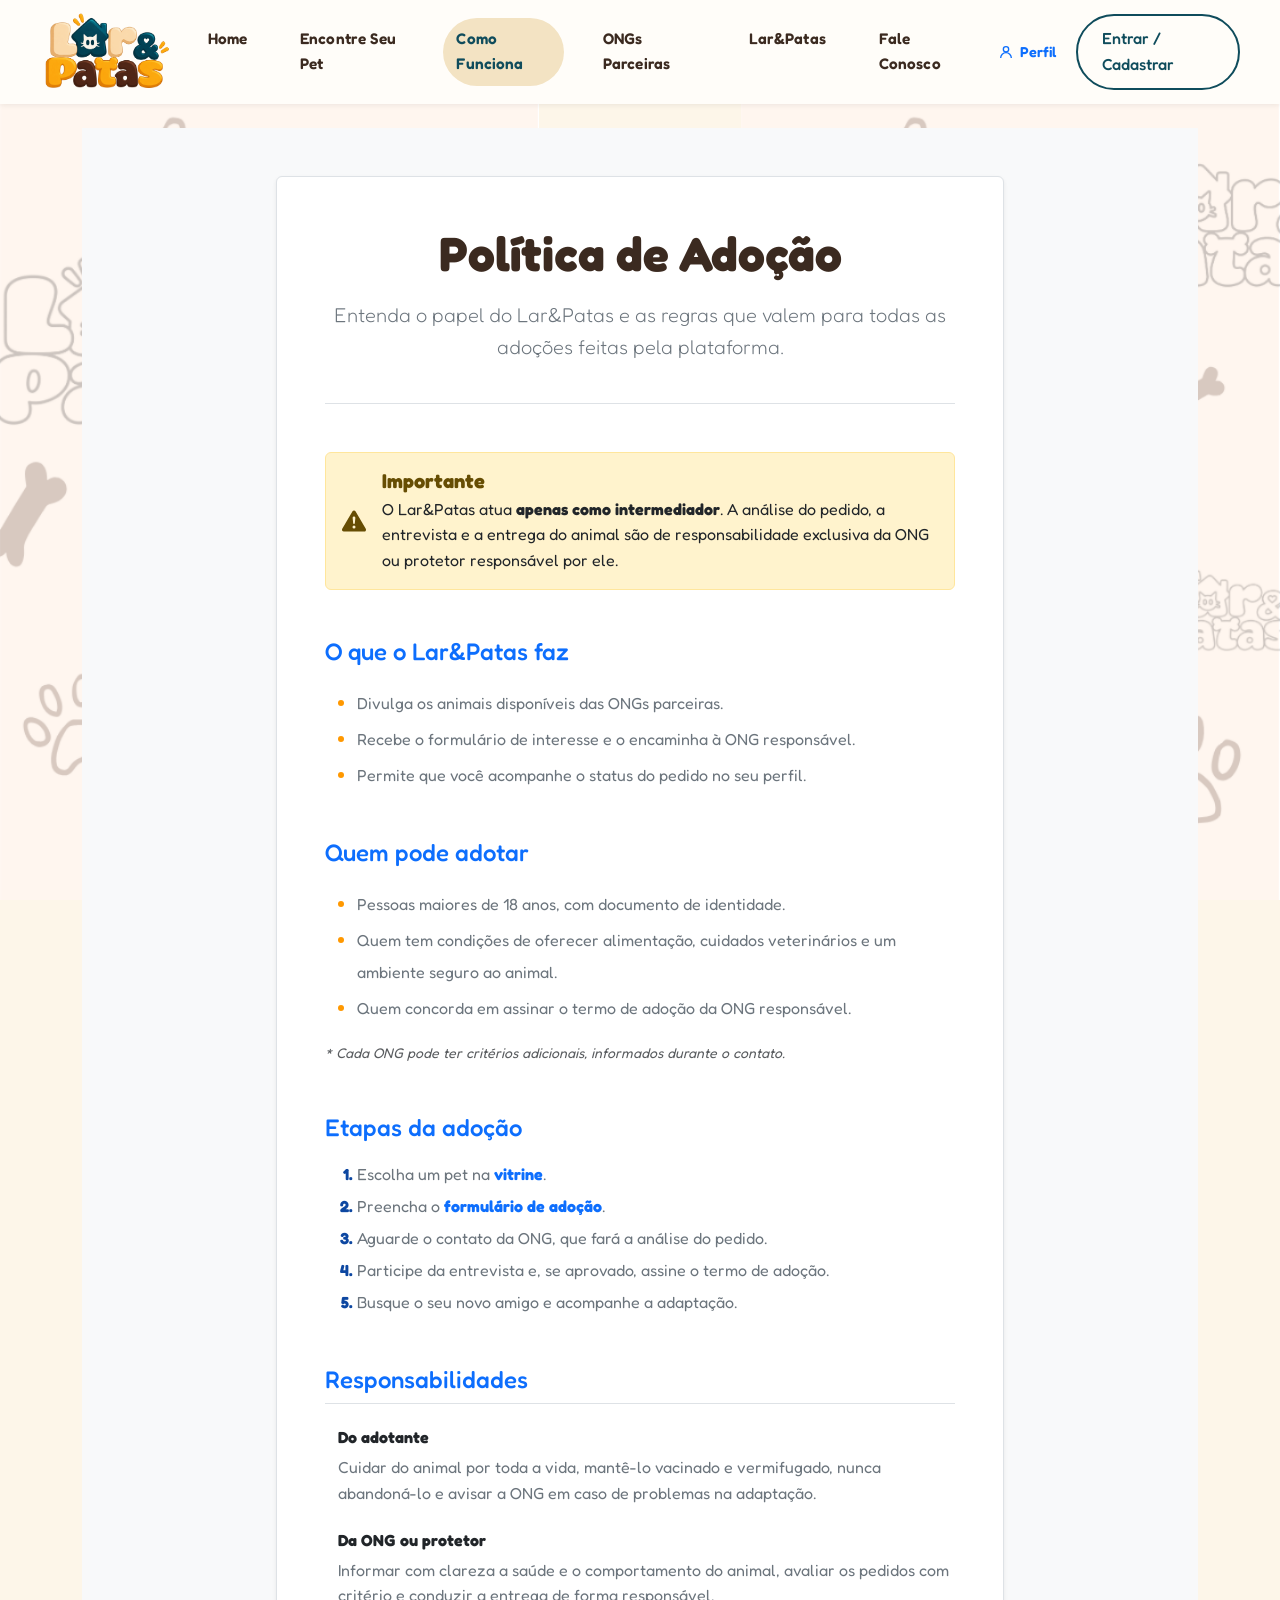
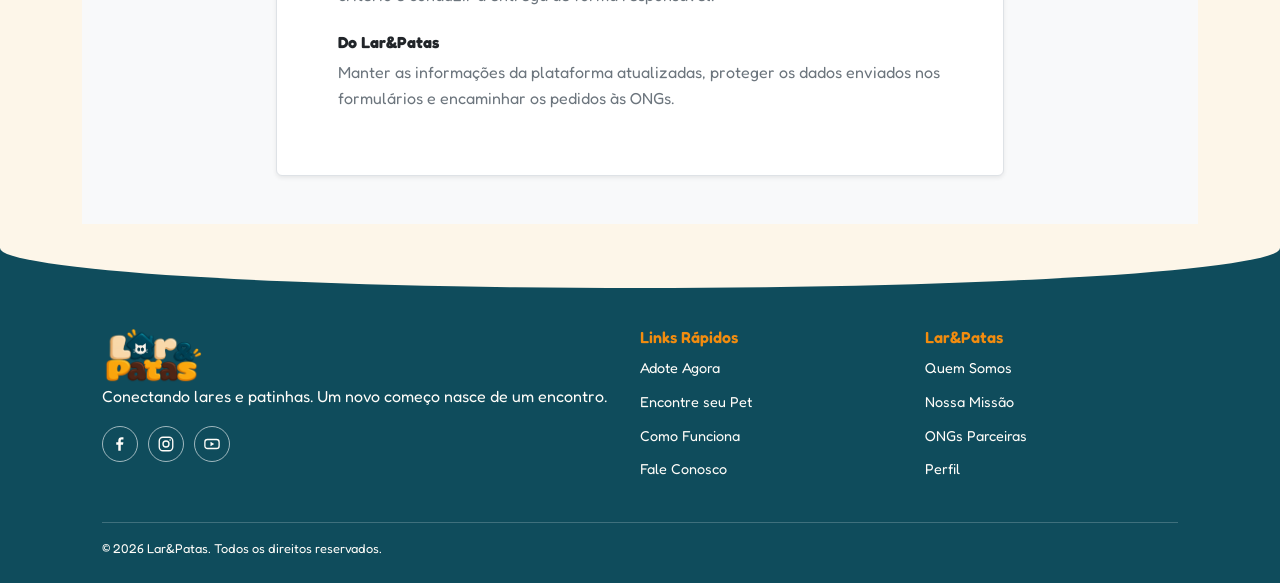
<file: politica-adocao.html>
<!DOCTYPE html>
<html lang="pt-br">
<head>
    <meta charset="UTF-8">
    <meta name="viewport" content="width=device-width, initial-scale=1.0">
    <title>Política de Adoção - Lar&amp;Patas</title>

    <link rel="icon" type="image/png" href="Midias/home/icon_page.png">
    <link rel="preconnect" href="https://fonts.googleapis.com">
    <link rel="preconnect" href="https://fonts.gstatic.com" crossorigin>
    <link href="https://fonts.googleapis.com/css2?family=Fredoka:wght@400;500;600;700&family=Nunito:wght@400;600;700&display=swap" rel="stylesheet">
    <link href="https://cdn.jsdelivr.net/npm/bootstrap@5.3.3/dist/css/bootstrap.min.css" rel="stylesheet">
    <link rel="stylesheet" href="styles.css">
</head>
<body>
    <div class="page">

        <header class="topo">
            <a href="index.html" class="logo">
                <img src="Midias/home/logo.png" alt="Lar&amp;Patas - página inicial">
            </a>

            <button class="menu-toggle" type="button"
                    aria-label="Abrir menu"
                    aria-expanded="false"
                    aria-controls="menu-principal">
                <span></span>
                <span></span>
                <span></span>
            </button>

            <nav class="menu" id="menu-principal">
                <ul>
                    <li><a href="index.html">Home</a></li>
                    <li class="tem-submenu">
                        <a href="pets.html">Encontre Seu Pet</a>
                        <ul class="submenu">
                            <li><a href="conheca-pets.html">Conheça os Pets<span class="submenu-desc">Veja os cães e gatos disponíveis</span></a></li>
                            <li><a href="adocao.html">Formulário de Adoção<span class="submenu-desc">Envie seu interesse à ONG</span></a></li>
                        </ul>
                    </li>
                    <li class="tem-submenu pagina-atual">
                        <a href="como-funciona.html">Como Funciona</a>
                        <ul class="submenu">
                            <li><a href="politica-adocao.html" aria-current="page">Política de Adoção<span class="submenu-desc">Regras e papel do Lar&amp;Patas</span></a></li>
                        </ul>
                    </li>
                    <li><a href="ongs.html">ONGs Parceiras</a></li>
                    <li class="tem-submenu">
                        <a href="sobre.html">Lar&amp;Patas</a>
                        <ul class="submenu">
                            <li><a href="missao.html">Nossa Missão<span class="submenu-desc">História, valores e impacto</span></a></li>
                        </ul>
                    </li>
                    <li><a href="contato.html">Fale Conosco</a></li>
                </ul>
            </nav>

            <div class="topo-acoes">
                <a class="perfil-link" href="perfil.html">
                    <svg viewBox="0 0 24 24" aria-hidden="true"><circle cx="12" cy="8" r="4"/><path d="M4 21c0-4.4 3.6-8 8-8s8 3.6 8 8"/></svg>
                    Perfil
                </a>
                <a class="botao botao-contorno" href="login.html">Entrar / Cadastrar</a>
            </div>
        </header>

        <section class="container-fluid py-4">
            <div class="container-lg mx-auto">

                <main class="container-lg py-5 bg-light">
                    <article class="col-12 col-lg-8 mx-auto bg-white p-4 p-md-5 rounded shadow-sm border">
                        
                        <!-- Cabeçalho da Política -->
                        <header class="text-center mb-5 border-bottom pb-4">
                            <h1 id="t-pagina" class="display-5 fw-bold mb-3">Política de Adoção</h1>
                            <p class="lead text-secondary">Entenda o papel do Lar&amp;Patas e as regras que valem para todas as adoções feitas pela plataforma.</p>
                        </header>

                        <!-- Aviso Importante -->
                        <section class="alert alert-warning d-flex align-items-center mb-5" aria-labelledby="t-aviso">
                            <svg xmlns="http://www.w3.org/2000/svg" width="24" height="24" fill="currentColor" class="bi bi-exclamation-triangle-fill flex-shrink-0 me-3" viewBox="0 0 16 16">
                                <path d="M8.982 1.566a1.13 1.13 0 0 0-1.96 0L.165 13.233c-.457.778.091 1.767.98 1.767h13.713c.889 0 1.438-.99.98-1.767L8.982 1.566zM8 5c.535 0 .954.462.9.995l-.35 3.507a.552.552 0 0 1-1.1 0L7.1 5.995A.905.905 0 0 1 8 5zm.002 6a1 1 0 1 1 0 2 1 1 0 0 1 0-2z"/>
                            </svg>
                            <div>
                                <h2 id="t-aviso" class="h5 alert-heading mb-1 fw-bold">Importante</h2>
                                <p class="mb-0 text-dark">O Lar&amp;Patas atua <strong>apenas como intermediador</strong>. A análise do pedido, a entrevista e a entrega do animal são de responsabilidade exclusiva da ONG ou protetor responsável por ele.</p>
                            </div>
                        </section>

                        <!-- Papel da Plataforma -->
                        <section class="section mb-5" aria-labelledby="t-papel">
                            <h2 id="t-papel" class="h4 text-primary mb-3">O que o Lar&amp;Patas faz</h2>
                            <ul class="lista-politica lh-lg text-secondary">
                                <li>Divulga os animais disponíveis das ONGs parceiras.</li>
                                <li>Recebe o formulário de interesse e o encaminha à ONG responsável.</li>
                                <li>Permite que você acompanhe o status do pedido no seu perfil.</li>
                            </ul>
                        </section>

                        <!-- Requisitos do Adotante -->
                        <section class="section mb-5" aria-labelledby="t-quem">
                            <h2 id="t-quem" class="h4 text-primary mb-3">Quem pode adotar</h2>
                            <ul class="lista-politica lh-lg text-secondary mb-3">
                                <li>Pessoas maiores de 18 anos, com documento de identidade.</li>
                                <li>Quem tem condições de oferecer alimentação, cuidados veterinários e um ambiente seguro ao animal.</li>
                                <li>Quem concorda em assinar o termo de adoção da ONG responsável.</li>
                            </ul>
                            <p class="fst-italic text-muted"><small>* Cada ONG pode ter critérios adicionais, informados durante o contato.</small></p>
                        </section>

                        <!-- Passo a Passo -->
                        <section class="section mb-5" aria-labelledby="t-etapas">
                            <h2 id="t-etapas" class="h4 text-primary mb-3">Etapas da adoção</h2>
                            <ol class="lista-etapas lh-lg text-secondary">
                                <li>Escolha um pet na <a href="conheca-pets.html" class="fw-bold text-decoration-none">vitrine</a>.</li>
                                <li>Preencha o <a href="adocao.html" class="fw-bold text-decoration-none">formulário de adoção</a>.</li>
                                <li>Aguarde o contato da ONG, que fará a análise do pedido.</li>
                                <li>Participe da entrevista e, se aprovado, assine o termo de adoção.</li>
                                <li>Busque o seu novo amigo e acompanhe a adaptação.</li>
                            </ol>
                        </section>

                        <!-- Responsabilidades -->
                        <section class="section" aria-labelledby="t-resp">
                            <h2 id="t-resp" class="h4 text-primary mb-4 border-bottom pb-2">Responsabilidades</h2>
                            
                            <article class="mb-4">
                                <h3 class="h6 fw-bold text-dark">Do adotante</h3>
                                <p class="text-secondary">Cuidar do animal por toda a vida, mantê-lo vacinado e vermifugado, nunca abandoná-lo e avisar a ONG em caso de problemas na adaptação.</p>
                            </article>
                            
                            <article class="mb-4">
                                <h3 class="h6 fw-bold text-dark">Da ONG ou protetor</h3>
                                <p class="text-secondary">Informar com clareza a saúde e o comportamento do animal, avaliar os pedidos com critério e conduzir a entrega de forma responsável.</p>
                            </article>
                            
                            <article>
                                <h3 class="h6 fw-bold text-dark">Do Lar&amp;Patas</h3>
                                <p class="text-secondary">Manter as informações da plataforma atualizadas, proteger os dados enviados nos formulários e encaminhar os pedidos às ONGs.</p>
                            </article>
                        </section>

                    </article>
                </main>
            </div>
        </section>

        <!-- Rodapé -->
        <footer class="footer">
            <div class="footer-cols">
            <section class="footer-marca" aria-label="Lar&amp;Patas">
                    <img class="footer-logo" src="Midias/home/logo.png" alt="Lar&amp;Patas">
                    <p>Conectando lares e patinhas. Um novo começo nasce de um encontro.</p>
                    <ul class="redes" aria-label="Redes sociais">
                        <li>
                            <a href="https://www.facebook.com/larepatas" target="_blank" rel="noopener noreferrer" aria-label="Facebook do Lar&amp;Patas">
                                <svg viewBox="0 0 24 24" aria-hidden="true"><path fill="currentColor" stroke="none" d="M13 21v-8h3l.5-3.5H13V7.8c0-1 .3-1.7 1.8-1.7h1.8V3.1C16.3 3 15.2 3 14 3c-2.6 0-4.3 1.6-4.3 4.4v2.1H7V13h2.7v8H13z"/></svg>
                            </a>
                        </li>
                        <li>
                            <a href="https://www.instagram.com/lar_e_patas" target="_blank" rel="noopener noreferrer" aria-label="Instagram do Lar&amp;Patas">
                                <svg viewBox="0 0 24 24" aria-hidden="true"><rect x="3" y="3" width="18" height="18" rx="5"/><circle cx="12" cy="12" r="4"/><circle cx="17.5" cy="6.5" r="1" fill="currentColor" stroke="none"/></svg>
                            </a>
                        </li>
                        <li>
                            <a href="https://www.youtube.com/@larepatas" target="_blank" rel="noopener noreferrer" aria-label="YouTube do Lar&amp;Patas">
                                <svg viewBox="0 0 24 24" aria-hidden="true"><rect x="2.5" y="6" width="19" height="12" rx="3.5"/><polygon points="10,9 15,12 10,15" fill="currentColor" stroke="none"/></svg>
                            </a>
                        </li>
                    </ul>
                </section>

                <nav aria-label="Links rápidos">
                    <h2>Links Rápidos</h2>
                    <ul>
                        <li><a href="conheca-pets.html">Adote Agora</a></li>
                        <li><a href="pets.html">Encontre seu Pet</a></li>
                        <li><a href="como-funciona.html">Como Funciona</a></li>
                        <li><a href="contato.html">Fale Conosco</a></li>
                    </ul>
                </nav>

                <nav aria-label="Sobre o Lar&amp;Patas">
                    <h2>Lar&amp;Patas</h2>
                    <ul>
                        <li><a href="sobre.html">Quem Somos</a></li>
                        <li><a href="missao.html">Nossa Missão</a></li>
                        <li><a href="ongs.html">ONGs Parceiras</a></li>
                        <li><a href="perfil.html">Perfil</a></li>
                    </ul>
                </nav>
            </div>

            <p class="copy">&copy; <span id="ano">2026</span> Lar&amp;Patas. Todos os direitos reservados.</p>
        </footer>

    </div>

    <script src="scripts.js"></script>
</body>
</html>
</file>
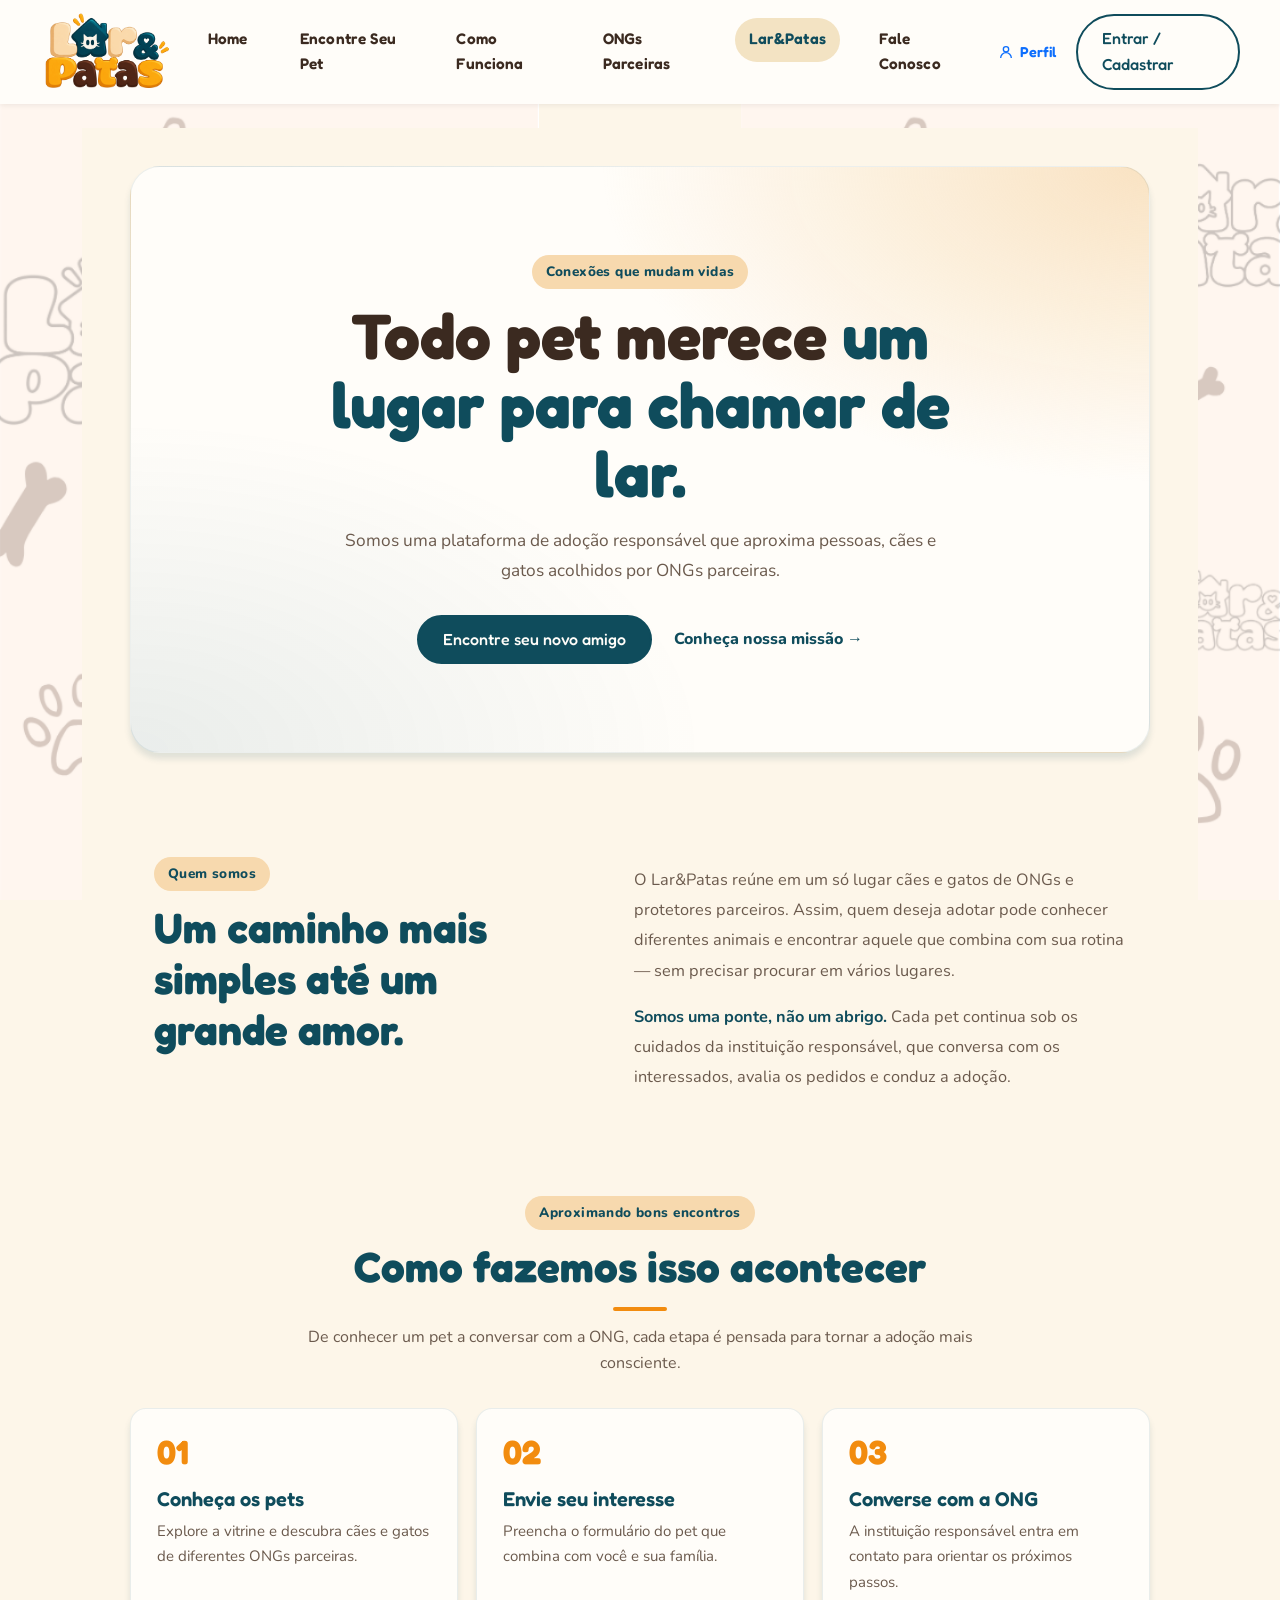
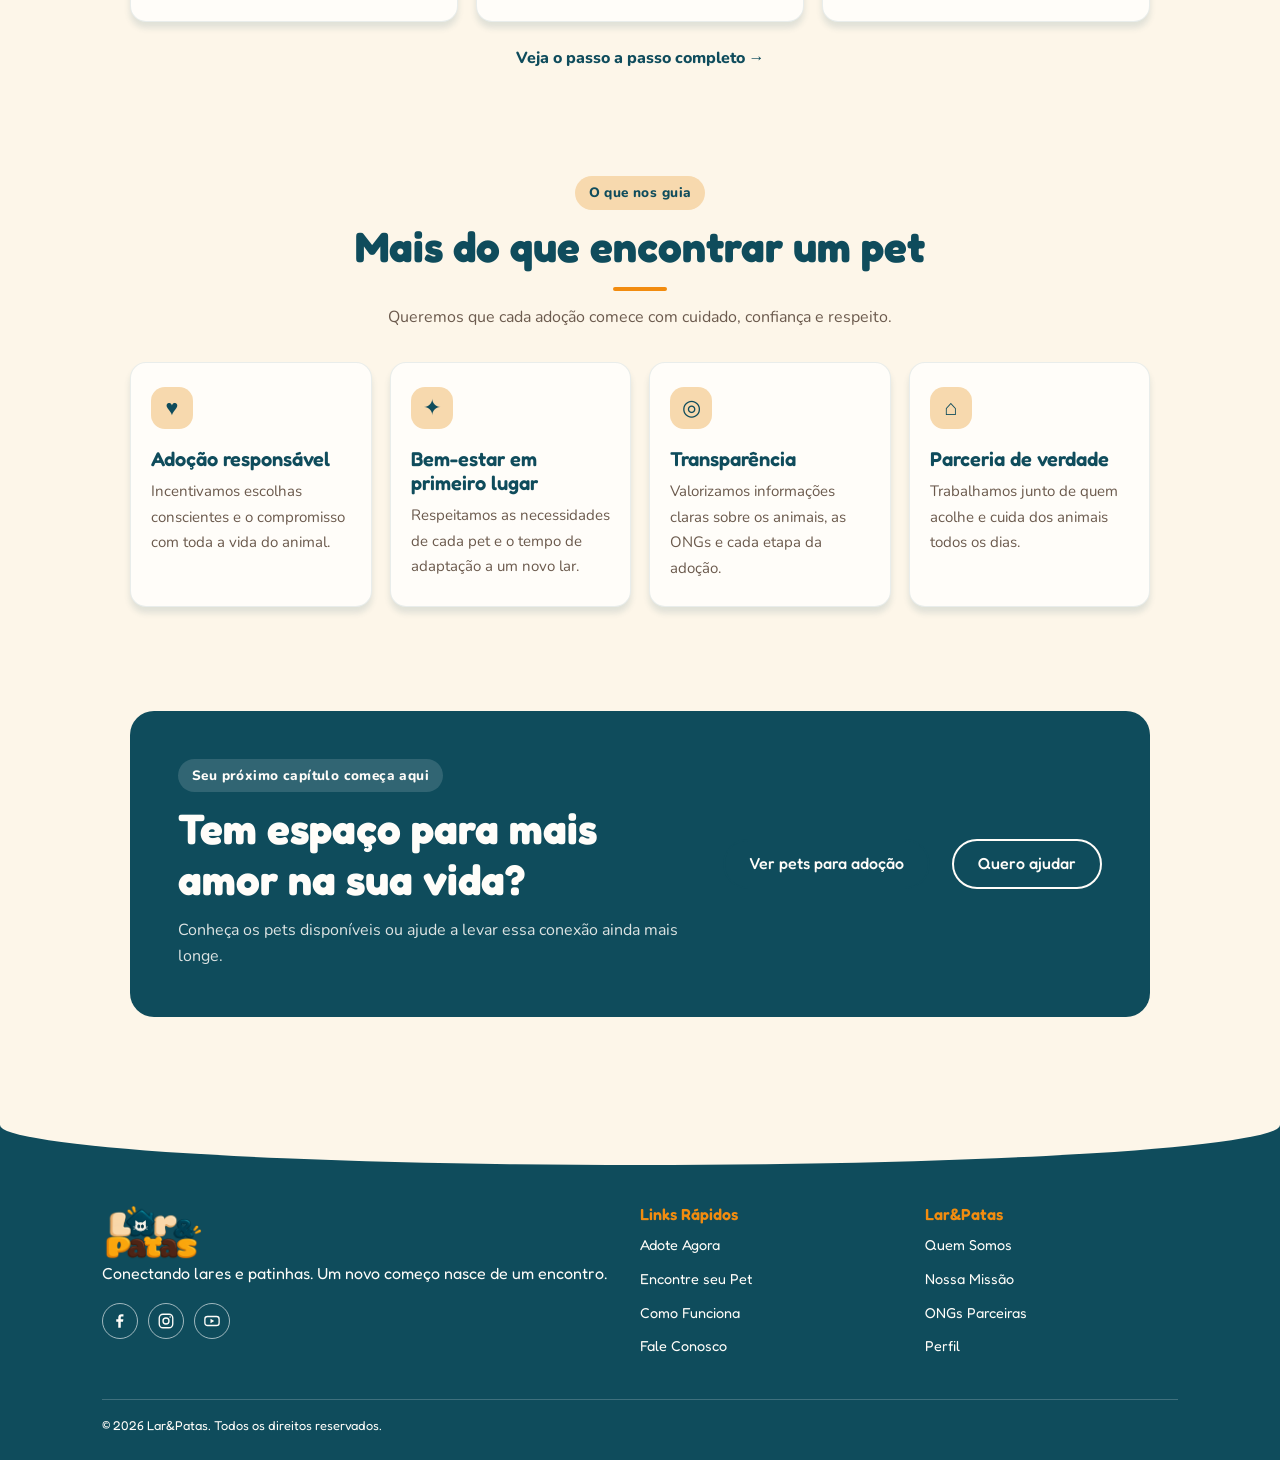
<file: sobre.html>
<!DOCTYPE html>
<html lang="pt-br">
<head>
    <meta charset="UTF-8">
    <meta name="viewport" content="width=device-width, initial-scale=1.0">
    <title>Sobre o Lar&amp;Patas - Lar&amp;Patas</title>

    <link rel="icon" type="image/png" href="Midias/home/icon_page.png">
    <link rel="preconnect" href="https://fonts.googleapis.com">
    <link rel="preconnect" href="https://fonts.gstatic.com" crossorigin>
    <link href="https://fonts.googleapis.com/css2?family=Fredoka:wght@400;500;600;700&family=Nunito:wght@400;600;700&display=swap" rel="stylesheet">
    <link href="https://cdn.jsdelivr.net/npm/bootstrap@5.3.3/dist/css/bootstrap.min.css" rel="stylesheet">
    <link rel="stylesheet" href="styles.css">
</head>
<body>
    <div class="page">

        <header class="topo">
            <a href="index.html" class="logo">
                <img src="Midias/home/logo.png" alt="Lar&amp;Patas - página inicial">
            </a>

            <button class="menu-toggle" type="button"
                    aria-label="Abrir menu"
                    aria-expanded="false"
                    aria-controls="menu-principal">
                <span></span>
                <span></span>
                <span></span>
            </button>

            <nav class="menu" id="menu-principal">
                <ul>
                    <li><a href="index.html">Home</a></li>
                    <li class="tem-submenu">
                        <a href="pets.html">Encontre Seu Pet</a>
                        <ul class="submenu">
                            <li><a href="conheca-pets.html">Conheça os Pets<span class="submenu-desc">Veja os cães e gatos disponíveis</span></a></li>
                            <li><a href="adocao.html">Formulário de Adoção<span class="submenu-desc">Envie seu interesse à ONG</span></a></li>
                        </ul>
                    </li>
                    <li class="tem-submenu">
                        <a href="como-funciona.html">Como Funciona</a>
                        <ul class="submenu">
                            <li><a href="politica-adocao.html">Política de Adoção<span class="submenu-desc">Regras e papel do Lar&amp;Patas</span></a></li>
                        </ul>
                    </li>
                    <li><a href="ongs.html">ONGs Parceiras</a></li>
                    <li class="tem-submenu">
                        <a href="sobre.html" aria-current="page">Lar&amp;Patas</a>
                        <ul class="submenu">
                            <li><a href="missao.html">Nossa Missão<span class="submenu-desc">História, valores e impacto</span></a></li>
                        </ul>
                    </li>
                    <li><a href="contato.html">Fale Conosco</a></li>
                </ul>
            </nav>

            <div class="topo-acoes">
                <a class="perfil-link" href="perfil.html">
                    <svg viewBox="0 0 24 24" aria-hidden="true"><circle cx="12" cy="8" r="4"/><path d="M4 21c0-4.4 3.6-8 8-8s8 3.6 8 8"/></svg>
                    Perfil
                </a>
                <a class="botao botao-contorno" href="login.html">Entrar / Cadastrar</a>
            </div>
        </header>

        <section class="container-fluid py-4">
            <div class="container-lg mx-auto">

                <main class="sobre-page">
                    <section class="sobre-hero" aria-labelledby="t-pagina">
                        <div class="sobre-hero-texto">
                            <span class="sobre-selo">Conexões que mudam vidas</span>
                            <h1 id="t-pagina">Todo pet merece <span>um lugar para chamar de lar.</span></h1>
                            <p>Somos uma plataforma de adoção responsável que aproxima pessoas, cães e gatos acolhidos por ONGs parceiras.</p>
                            <div class="sobre-acoes">
                                <a class="botao botao-primario" href="conheca-pets.html">Encontre seu novo amigo</a>
                                <a class="sobre-link" href="missao.html">Conheça nossa missão <span aria-hidden="true">→</span></a>
                            </div>
                        </div>
                    </section>

                    <section class="sobre-bloco sobre-quem" aria-labelledby="t-quem">
                        <div class="sobre-titulo">
                            <span class="sobre-selo">Quem somos</span>
                            <h2 id="t-quem">Um caminho mais simples até um grande amor.</h2>
                        </div>
                        <div class="sobre-quem-texto">
                            <p>O Lar&amp;Patas reúne em um só lugar cães e gatos de ONGs e protetores parceiros. Assim, quem deseja adotar pode conhecer diferentes animais e encontrar aquele que combina com sua rotina — sem precisar procurar em vários lugares.</p>
                            <p><strong>Somos uma ponte, não um abrigo.</strong> Cada pet continua sob os cuidados da instituição responsável, que conversa com os interessados, avalia os pedidos e conduz a adoção.</p>
                        </div>
                    </section>

                    <section class="sobre-bloco sobre-como" aria-labelledby="t-func">
                        <div class="section-head">
                            <span class="sobre-selo">Aproximando bons encontros</span>
                            <h2 id="t-func">Como fazemos isso acontecer</h2>
                            <p>De conhecer um pet a conversar com a ONG, cada etapa é pensada para tornar a adoção mais consciente.</p>
                        </div>
                        <ol class="sobre-etapas">
                            <li>
                                <span class="sobre-etapa-numero">01</span>
                                <h3>Conheça os pets</h3>
                                <p>Explore a vitrine e descubra cães e gatos de diferentes ONGs parceiras.</p>
                            </li>
                            <li>
                                <span class="sobre-etapa-numero">02</span>
                                <h3>Envie seu interesse</h3>
                                <p>Preencha o formulário do pet que combina com você e sua família.</p>
                            </li>
                            <li>
                                <span class="sobre-etapa-numero">03</span>
                                <h3>Converse com a ONG</h3>
                                <p>A instituição responsável entra em contato para orientar os próximos passos.</p>
                            </li>
                        </ol>
                        <p class="sobre-como-link"><a href="como-funciona.html">Veja o passo a passo completo <span aria-hidden="true">→</span></a></p>
                    </section>

                    <section class="sobre-bloco sobre-valores" aria-labelledby="t-valores">
                        <div class="section-head">
                            <span class="sobre-selo">O que nos guia</span>
                            <h2 id="t-valores">Mais do que encontrar um pet</h2>
                            <p>Queremos que cada adoção comece com cuidado, confiança e respeito.</p>
                        </div>
                        <ul class="sobre-valores-grid">
                            <li>
                                <span class="sobre-valor-icone" aria-hidden="true">♥</span>
                                <h3>Adoção responsável</h3>
                                <p>Incentivamos escolhas conscientes e o compromisso com toda a vida do animal.</p>
                            </li>
                            <li>
                                <span class="sobre-valor-icone" aria-hidden="true">✦</span>
                                <h3>Bem-estar em primeiro lugar</h3>
                                <p>Respeitamos as necessidades de cada pet e o tempo de adaptação a um novo lar.</p>
                            </li>
                            <li>
                                <span class="sobre-valor-icone" aria-hidden="true">◎</span>
                                <h3>Transparência</h3>
                                <p>Valorizamos informações claras sobre os animais, as ONGs e cada etapa da adoção.</p>
                            </li>
                            <li>
                                <span class="sobre-valor-icone" aria-hidden="true">⌂</span>
                                <h3>Parceria de verdade</h3>
                                <p>Trabalhamos junto de quem acolhe e cuida dos animais todos os dias.</p>
                            </li>
                        </ul>
                    </section>

                    <section class="sobre-cta" aria-labelledby="t-cta">
                        <div>
                            <span class="sobre-selo">Seu próximo capítulo começa aqui</span>
                            <h2 id="t-cta">Tem espaço para mais amor na sua vida?</h2>
                            <p>Conheça os pets disponíveis ou ajude a levar essa conexão ainda mais longe.</p>
                        </div>
                        <div class="sobre-acoes">
                            <a class="botao botao-primario" href="conheca-pets.html">Ver pets para adoção</a>
                            <a class="botao botao-contorno" href="contato.html">Quero ajudar</a>
                        </div>
                    </section>
                </main>
            </div>
        </section>

        <!-- Rodapé -->
        <footer class="footer">
            <div class="footer-cols">
            <section class="footer-marca" aria-label="Lar&amp;Patas">
                    <img class="footer-logo" src="Midias/home/logo.png" alt="Lar&amp;Patas">
                    <p>Conectando lares e patinhas. Um novo começo nasce de um encontro.</p>
                    <ul class="redes" aria-label="Redes sociais">
                        <li>
                            <a href="https://www.facebook.com/larepatas" target="_blank" rel="noopener noreferrer" aria-label="Facebook do Lar&amp;Patas">
                                <svg viewBox="0 0 24 24" aria-hidden="true"><path fill="currentColor" stroke="none" d="M13 21v-8h3l.5-3.5H13V7.8c0-1 .3-1.7 1.8-1.7h1.8V3.1C16.3 3 15.2 3 14 3c-2.6 0-4.3 1.6-4.3 4.4v2.1H7V13h2.7v8H13z"/></svg>
                            </a>
                        </li>
                        <li>
                            <a href="https://www.instagram.com/lar_e_patas" target="_blank" rel="noopener noreferrer" aria-label="Instagram do Lar&amp;Patas">
                                <svg viewBox="0 0 24 24" aria-hidden="true"><rect x="3" y="3" width="18" height="18" rx="5"/><circle cx="12" cy="12" r="4"/><circle cx="17.5" cy="6.5" r="1" fill="currentColor" stroke="none"/></svg>
                            </a>
                        </li>
                        <li>
                            <a href="https://www.youtube.com/@larepatas" target="_blank" rel="noopener noreferrer" aria-label="YouTube do Lar&amp;Patas">
                                <svg viewBox="0 0 24 24" aria-hidden="true"><rect x="2.5" y="6" width="19" height="12" rx="3.5"/><polygon points="10,9 15,12 10,15" fill="currentColor" stroke="none"/></svg>
                            </a>
                        </li>
                    </ul>
                </section>

                <nav aria-label="Links rápidos">
                    <h2>Links Rápidos</h2>
                    <ul>
                        <li><a href="conheca-pets.html">Adote Agora</a></li>
                        <li><a href="pets.html">Encontre seu Pet</a></li>
                        <li><a href="como-funciona.html">Como Funciona</a></li>
                        <li><a href="contato.html">Fale Conosco</a></li>
                    </ul>
                </nav>

                <nav aria-label="Sobre o Lar&amp;Patas">
                    <h2>Lar&amp;Patas</h2>
                    <ul>
                        <li><a href="sobre.html">Quem Somos</a></li>
                        <li><a href="missao.html">Nossa Missão</a></li>
                        <li><a href="ongs.html">ONGs Parceiras</a></li>
                        <li><a href="perfil.html">Perfil</a></li>
                    </ul>
                </nav>
            </div>

            <p class="copy">&copy; <span id="ano">2026</span> Lar&amp;Patas. Todos os direitos reservados.</p>
        </footer>

    </div>

    <script src="scripts.js"></script>
</body>
</html>
</file>
<file: styles.css>
/* ==========================================================================
   LAR&PATAS - styles.css

   ÍNDICE
   1. Tokens e base ........ variáveis, reset, tipografia
   2. Componentes .......... cabeçalho de seção, botões, eyebrow/selo, cards
   3. Estrutura do site .... topo, menu, hambúrguer, rodapé
   4. Home ................. banner, hero, carrossel, números, vitrine, aviso, parceiros
    5. Páginas internas ..... ONGs, Fale conosco, Adoção, Política, Pets (cards),
                             Sobre, Perfil, Entrar, Como funciona, Encontre, Missão
   6. Acessibilidade ....... prefers-reduced-motion

   Obs.: as media queries de cada trecho ficam logo abaixo dele.
   ========================================================================== */

   /* ==========================================================================
   1. TOKENS E BASE
   ========================================================================== */

   /* ----- Tokens (cores, medidas e fontes) ----- */
:root {
    --petroleo: #0f4c5c;
    --pessego: #f7d9ae;
    --laranja-escuro: #d97a05;
    --laranja: #f28c0f;
    --creme: #fdf6e9;
    --creme-escuro: #f3e3c3;
    --marrom: #3b2a20;
    --branco: #fffdf9;
    --texto-suave: #6b5a4d;
    --texto-medio: #51473e;
    --borda-suave: #e8e1d6;
    --areia: #f5ead8;
    --raio: 16px;
    --sombra: 0px 6px 6px rgba(18, 75, 92, 0.12);
    --fonte-titulo: "Fredoka", sans-serif;
    --fonte-texto: "Nunito", sans-serif;
}

/* ----- Reset ----- */
* {
    box-sizing: border-box;
}

html,
body {
    margin: 0;
    padding: 0;
    width: 100%;
}

/* ----- Página ----- */
body {
    background:
        url("Midias/home/osso.png") left top / 539px auto repeat-y,
        url("Midias/home/osso.png") right top / 539px auto repeat-y,
        var(--creme);
    background-attachment: fixed, fixed, scroll;
    color: var(--marrom);
    font-family: var(--fonte-titulo);
    line-height: 1.6;
}

main {
    width: 100%;
    max-width: 1720px;
    min-height: 100vh;
    margin: 0 auto;
    background-color: var(--creme);
}

/* ----- Elementos básicos ----- */
img {
    display: block;
    max-width: 100%;
}

h1,
h2 {
    color: var(--petroleo);
    font-family: var(--fonte-titulo);
    font-weight: 600;
}

/* Título principal de cada página */
#t-pagina {
    color: var(--marrom);
}

a:focus-visible,
button:focus-visible {
    outline: 3px solid var(--laranja);
    outline-offset: 2px;
}

/* ==========================================================================
   2. COMPONENTES (usados em várias páginas)
   ========================================================================== */

/* ----- Cabeçalho de seção: título centralizado com traço laranja ----- */
.section-head {
    max-width: 720px;
    margin: 0 auto 32px;
    text-align: center;
}

.section-head h2::after,
.ongs-lista > h2::after {
    content: "";
    display: block;
    width: 56px;
    height: 4px;
    margin: 16px auto 0;
    border-radius: 999px;
    background: var(--laranja);
}

/* ----- Eyebrow: texto pequeno em maiúsculas acima do título ----- */
.eyebrow,
.cf-eyebrow,
.encontre-eyebrow {
    display: inline-block;
    margin-bottom: 12px;
    color: var(--laranja);
    font-family: var(--fonte-texto);
    font-size: .8rem;
    font-weight: 800;
    letter-spacing: .12em;
    text-transform: uppercase;
}

/* ----- Selo: pílula pêssego acima do título ----- */
.ongs-selo,
.sobre-selo {
    display: inline-flex;
    align-items: center;
    margin-bottom: 12px;
    padding: 6px 14px;
    border-radius: 999px;
    background: var(--pessego);
    color: var(--petroleo);
    font-family: var(--fonte-texto);
    font-size: .85rem;
    font-weight: 800;
    letter-spacing: .03em;
}

/* ----- Botões ----- */
.botao {
    display: inline-block;
    padding: 10px 24px;
    border: 2px solid var(--petroleo);
    border-radius: 999px;
    font-family: var(--fonte-titulo);
    font-weight: 500;
    text-decoration: none;
    transition: background .2s, color .2s;
    cursor: pointer;
}

.botao-primario {
    background: var(--petroleo);
    color: var(--branco);
}

.botao-primario:hover,
.botao-primario:focus {
    background: var(--laranja);
}

.botao-contorno {
    background: transparent;
    color: var(--petroleo);
}

.botao-contorno:hover,
.botao-contorno:focus {
    background: var(--petroleo);
    color: var(--branco);
}

/* ----- Botão laranja preenchido (Home e Missão) ----- */
.btn-laranja {
    display: inline-block;
    padding: 10px 28px;
    border-radius: 999px;
    background: var(--laranja);
    color: #fff;
    font-family: var(--fonte-titulo);
    font-size: .9rem;
    font-weight: 600;
    text-decoration: none;
    transition: transform .2s, background .2s;
}

.btn-laranja:hover {
    background: var(--laranja-escuro);
    transform: translateY(-2px);
}

/* ----- Título de card (ONGs, Sobre, Encontre, Como funciona) ----- */
.ong h3,
.sobre-etapas h3,
.sobre-valores-grid h3,
.encontre-filtro h3,
.cf-step-card h3 {
    margin: 0 0 8px;
    color: var(--petroleo);
    font-family: var(--fonte-titulo);
    font-size: 1.25rem;
    font-weight: 600;
}

/* ----- Campos de formulário (Fale conosco e Entrar) ----- */
.contato-form label,
.auth-card label {
    margin-top: 6px;
    color: var(--marrom);
    font-family: var(--fonte-texto);
    font-size: .92rem;
    font-weight: 700;
}

.contato-form input,
.contato-form select,
.contato-form textarea,
.auth-card input {
    width: 100%;
    padding: 13px 15px;
    border: 1px solid #e6ddd1;
    border-radius: 12px;
    background: #fff;
    color: var(--marrom);
    font-family: var(--fonte-texto);
    font-size: .96rem;
    transition: border-color .2s, box-shadow .2s;
}

.contato-form input::placeholder,
.contato-form textarea::placeholder {
    color: #988b81;
}

.contato-form input:focus,
.contato-form select:focus,
.contato-form textarea:focus,
.auth-card input:focus {
    border-color: var(--petroleo);
    outline: none;
    box-shadow: 0 0 0 3px rgba(15, 76, 92, .12);
}

/* ==========================================================================
   3. ESTRUTURA DO SITE (topo, menu e rodapé)
   ========================================================================== */

/* ----- Topo ----- */
.topo {
    position: relative;
    z-index: 100;
    display: flex;
    align-items: center;
    justify-content: space-between;
    gap: 24px;
    padding: 12px 40px;
    background: var(--branco);
    box-shadow: 0 1px 6px rgba(0, 0, 0, .08);
}

.logo img {
    display: block;
    width: auto;
    height: 80px;
}

/* ----- Menu principal ----- */
.menu > ul {
    display: flex;
    gap: 1.6rem;
    margin: 0;
    padding: 0;
    list-style: none;
}

.menu > ul > li > a {
    position: relative;
    display: block;
    padding: 0.6rem 0.85rem;
    border-radius: 999px;
    color: var(--marrom);
    font-family: var(--fonte-titulo);
    font-size: 0.96rem;
    font-weight: 600;
    letter-spacing: 0.01em;
    text-decoration: none;
    transition: background-color 0.2s, color 0.2s, transform 0.2s;
}

.menu > ul > li > a:hover {
    background: var(--creme);
    color: var(--laranja);
    transform: translateY(-1px);
}

.menu > ul > li > a[aria-current="page"],
.menu > ul > li.pagina-atual > a {
    background: var(--creme-escuro);
    color: var(--petroleo);
}

/* ----- Submenu ----- */
.tem-submenu {
    position: relative;
}

.menu .submenu {
    display: none;
    position: absolute;
    top: 100%;
    left: 0;
    min-width: 260px;
    margin: 0;
    padding: 8px;
    border-radius: 12px;
    background: var(--branco);
    box-shadow: var(--sombra);
    list-style: none;
}

.menu .tem-submenu:hover .submenu,
.menu .tem-submenu:focus-within .submenu {
    display: block;
}

.menu .submenu a {
    display: block;
    padding: 10px 12px;
    border-radius: 8px;
    color: var(--marrom);
    font-weight: 600;
    text-decoration: none;
}

.menu .submenu a:hover {
    background: var(--creme);
}

.submenu-desc {
    display: block;
    color: var(--texto-suave);
    font-size: 0.85rem;
    font-weight: 400;
}

/* ----- Perfil e botão Entrar/Cadastrar ----- */
.topo-acoes {
    display: flex;
    align-items: center;
    gap: 20px;
}

.perfil-link {
    display: flex;
    align-items: center;
    gap: 6px;
    font-family: var(--fonte-titulo);
    font-size: 0.9rem;
    font-weight: 600;
    text-decoration: none;
}

.perfil-link svg {
    width: 16px;
    height: 16px;
    fill: none;
    stroke: currentColor;
    stroke-width: 2;
}

.perfil-link:hover {
    color: var(--laranja);
}

/* ----- Botão hambúrguer (escondido no computador) ----- */
.menu-toggle {
    display: none;
}

/* ----- Topo: telas médias ----- */
@media (max-width: 992px) {
    .topo {
        flex-wrap: wrap;
        justify-content: center;
    }

    .menu > ul {
        flex-wrap: wrap;
        justify-content: center;
        gap: 16px;
    }
}

/* ----- Topo: celular (menu vira hambúrguer) ----- */
@media (max-width: 768px) {
    .topo {
        justify-content: space-between;
        padding: 12px 20px;
    }

    /* Botão com as três linhas */
    .menu-toggle {
        display: flex;
        flex-direction: column;
        justify-content: center;
        order: 2;
        gap: 5px;
        padding: 10px;
        border: none;
        background: transparent;
        cursor: pointer;
    }

    .menu-toggle span {
        display: block;
        width: 26px;
        height: 3px;
        border-radius: 3px;
        background: var(--petroleo);
    }

    /* Menu escondido até clicar no botão (o JS adiciona .ativo) */
    .menu {
        display: none;
        order: 3;
        width: 100%;
    }

    .menu.ativo {
        display: block;
    }

    .menu > ul {
        flex-direction: column;
        align-items: stretch;
        gap: 0;
    }

    .menu > ul > li > a {
        padding: 12px;
    }

    .topo-acoes {
        order: 4;
        justify-content: center;
        width: 100%;
    }
}

/* ----- Rodapé ----- */
.footer {
    position: relative;
    padding: 80px 8% 24px;
    background: var(--petroleo);
    color: var(--branco);
}

/* Onda no topo do rodapé */
.footer::before {
    content: "";
    position: absolute;
    top: 0;
    left: 0;
    width: 100%;
    height: 40px;
    border-radius: 0 0 50% 50% / 0 0 100% 100%;
    background: var(--creme);
}

.footer-cols {
    display: grid;
    grid-template-columns: 2fr 1fr 1fr;
    gap: 32px;
}

.footer-logo {
    width: auto;
    height: 56px;
}

.footer h2 {
    color: var(--laranja);
    font-size: 1rem;
}

.footer ul {
    margin: 0;
    padding: 0;
    list-style: none;
}

.footer li {
    margin-bottom: 8px;
}

.footer a {
    color: var(--branco);
    font-size: 0.9rem;
    text-decoration: none;
}

.footer a:hover {
    color: var(--laranja);
    text-decoration: underline;
}

.footer .copy {
    margin: 32px 0 0;
    padding-top: 16px;
    border-top: 1px solid rgba(255, 255, 255, 0.2);
    font-size: 0.8rem;
}

/* Redes sociais (rodapé da home) */
.redes {
    display: flex;
    gap: 10px;
    margin-top: 16px;
}

.redes a {
    display: flex;
    align-items: center;
    justify-content: center;
    width: 36px;
    height: 36px;
    border: 1px solid rgba(255, 255, 255, 0.6);
    border-radius: 50%;
}

.redes svg {
    width: 18px;
    height: 18px;
    fill: none;
    stroke: currentColor;
    stroke-width: 1.8;
}

/* ----- Rodapé: celular ----- */
@media (max-width: 720px) {
    .footer {
        padding: 72px 6% 24px;
    }

    .footer-cols {
        grid-template-columns: 1fr;
        gap: 28px;
    }
}

/* ==========================================================================
   4. HOME
   ========================================================================== */

/* ----- Banner ----- */
.banner {
    width: 100%;
    max-width: 1720px;
    margin: auto;
}

.banner img {
    width: 100%;
    height: auto;
    border-radius: var(--raio);
}

/* ----- Boas-vindas ----- */
.hero {
    display: grid;
    grid-template-columns: repeat(2, minmax(0, 1fr));
    align-items: center;
    gap: 48px;
    max-width: 1200px;
    margin: 0 auto;
    padding: 48px 24px;
}

.hero-texto,
.hero-carrossel {
    min-width: 0;
}

.hero-texto h1 {
    font-size: clamp(2rem, 3vw, 3rem);
}

.hero-texto p {
    margin: 20px 0;
    font-family: var(--fonte-texto);
    font-size: 1.05rem;
}

.hero-actions {
    display: flex;
    flex-wrap: wrap;
    gap: 12px;
}

.hero-carrossel h2 {
    margin-bottom: 20px;
    font-size: 1.5rem;
    text-align: center;
}

/* ----- Seções da home (título + conteúdo) ----- */
.secao {
    max-width: 1100px;
    margin: 0 auto;
    padding: 72px 24px 24px;
}

.secao-titulo {
    margin-bottom: 32px;
    text-align: center;
}

.secao-titulo h2 {
    margin-bottom: 8px;
    font-size: 2rem;
    font-weight: 700;
}

.secao-titulo p {
    max-width: 520px;
    margin: 0 auto;
    font-size: .9rem;
    opacity: .85;
}

/* ----- Carrossel (passa sozinho) ----- */
.carrossel {
    position: relative;
    padding: 0 56px 36px;
}

.carrossel-viewport {
    overflow: hidden;
    border-radius: 20px;
}

.carrossel-track {
    display: flex;
    transition: transform .6s ease;
}

.carrossel .slide {
    flex: 0 0 100%;
    margin: 0;
}

.carrossel .slide img {
    width: 100%;
    height: auto;
    border-radius: 20px;
}

/* Histórias de adoção: 2 slides por vez */
.carrossel-historias {
    max-width: 1100px;
    margin: 0 auto;
}

.carrossel-historias .carrossel-track {
    gap: 20px;
}

.carrossel-historias .slide {
    flex-basis: calc((100% - 20px) / 2);
}

.carrossel-btn {
    position: absolute;
    top: calc(50% - 18px);
    transform: translateY(-50%);
    width: 40px;
    height: 40px;
    border: 0;
    border-radius: 50%;
    background: var(--petroleo);
    color: #fff;
    font-size: 1rem;
    cursor: pointer;
    transition: background .2s;
}

.carrossel-btn:hover {
    background: var(--laranja);
}

.carrossel-btn.prev {
    left: 0;
}

.carrossel-btn.next {
    right: 0;
}

.carrossel-dots {
    position: absolute;
    right: 0;
    bottom: 0;
    left: 0;
    display: flex;
    justify-content: center;
    gap: 6px;
}

.carrossel-dots button {
    width: 8px;
    height: 8px;
    padding: 0;
    border: 0;
    border-radius: 999px;
    background: var(--creme-escuro);
    cursor: pointer;
    transition: width .3s, background .3s;
}

.carrossel-dots button[aria-current="true"] {
    width: 26px;
    background: var(--laranja);
}

/* ----- Números (também usado em Missão) ----- */
.stats {
    display: grid;
    grid-template-columns: repeat(4, 1fr);
    gap: 1rem;
    max-width: 980px;
    margin: 0 auto;
    padding: 2rem 1rem;
    list-style: none;
    text-align: center;
}

.stat-num {
    display: block;
    color: var(--laranja);
    font-family: var(--fonte-titulo);
    font-size: clamp(2.2rem, 5vw, 3.4rem);
    font-weight: 700;
    line-height: 1;
}

.stat-label {
    display: block;
    margin-top: 0.4rem;
    color: var(--marrom);
    font-size: 1rem;
}

/* ----- Vitrine ----- */
.vitrine {
    display: flex;
    align-items: center;
    justify-content: space-between;
    gap: 32px;
    max-width: 1100px;
    margin: 56px auto 0;
    padding: 40px 56px;
    border-radius: 24px;
    background: var(--petroleo);
    color: #fff;
}

.vitrine h2 {
    color: #fff;
    font-size: 1.8rem;
    font-weight: 700;
}

.vitrine p {
    max-width: 460px;
    font-size: .95rem;
}

.vitrine img {
    flex-shrink: 0;
    width: 720px;
}

/* ----- Aviso ----- */
.aviso {
    display: flex;
    align-items: center;
    justify-content: center;
    gap: 24px;
    max-width: 1200px;
    margin: 56px auto 0;
    padding: 24px 32px;
    border-radius: var(--raio);
    background: var(--pessego);
}

.aviso img {
    width: 720px;
}

.aviso h2 {
    margin: 0 0 4px;
    font-size: 2.5rem;
}

.aviso p {
    margin: 0;
    font-size: 1.2rem;
}

/* ----- Parceiros (faixa contínua) ----- */
.secao-parceiros {
    padding: 72px 24px 96px;
}

.marquee {
    max-width: 100%;
    padding: 8px 0;
    overflow: hidden;
}

.marquee-track {
    display: flex;
    flex-wrap: wrap;
    gap: 16px;
    width: max-content;
    margin: 0;
    padding: 0;
    list-style: none;
    animation: passar 28s linear infinite;
}

.marquee:hover .marquee-track {
    animation-play-state: paused;
}

.marquee-track li {
    display: flex;
    align-items: center;
    justify-content: center;
    gap: 8px;
    width: 210px;
    height: 78px;
    padding: 12px 20px;
    border-radius: 16px;
    background: var(--branco);
    box-shadow: 0 4px 14px rgba(59, 42, 32, .08);
}

.marquee-track img {
    width: auto;
    max-width: 100%;
    max-height: 100%;
    object-fit: contain;
}

@keyframes passar {
    to { transform: translateX(calc(-50% - 8px)); }
}

/* ----- Home: celular ----- */
@media (max-width: 720px) {
    .hero {
        grid-template-columns: 1fr;
        gap: 32px;
        padding: 32px 20px;
    }

    .vitrine,
    .aviso {
        flex-direction: column;
        padding: 32px 24px;
        text-align: center;
    }

    .stats {
        grid-template-columns: repeat(2, 1fr);
        row-gap: 1.6rem;
    }

    .carrossel {
        padding: 0 0 36px;
    }

    .carrossel-btn {
        display: none;
    }
}

/* Histórias: 1 slide por vez, como o JavaScript espera abaixo de 768px */
@media (max-width: 768px) {
    .carrossel-historias .slide {
        flex-basis: 100%;
    }
}

/* ==========================================================================
   5. PÁGINAS INTERNAS
   ========================================================================== */

/* ----- ONGs parceiras ----- */
.ongs-page {
    padding: 32px clamp(20px, 5vw, 64px) 72px;
}

.ongs-page .section {
    max-width: 1100px;
    margin: 0 auto;
}

.ongs-hero {
    padding: 42px 24px 28px;
}

.ongs-hero .section-head {
    margin-bottom: 0;
}


.ongs-hero h1 {
    margin-bottom: 12px;
    font-size: clamp(2rem, 4vw, 3rem);
}

.ongs-hero p {
    max-width: 560px;
    margin: 0 auto;
    font-family: var(--fonte-texto);
    font-size: 1.05rem;
}

.ongs-lista {
    padding: 24px 0 48px;
}

.ongs-lista > h2 {
    margin-bottom: 28px;
    text-align: center;
    font-size: clamp(1.5rem, 3vw, 2rem);
}

.ongs-lista > h2::after {
    margin-top: 12px;
}

.ongs-grid {
    display: grid;
    grid-template-columns: repeat(3, minmax(0, 1fr));
    gap: 22px;
}

.ong {
    padding: 20px;
    border: 1px solid rgba(15, 76, 92, 0.08);
    border-radius: var(--raio);
    background: var(--branco);
    box-shadow: var(--sombra);
    text-align: center;
    transition: transform 0.2s, box-shadow 0.2s;
}

.ong:hover {
    transform: translateY(-4px);
    box-shadow: 0 10px 22px rgba(18, 75, 92, 0.16);
}

.ong-logo {
    display: flex;
    align-items: center;
    justify-content: center;
    height: 132px;
    margin-bottom: 18px;
    padding: 16px;
    border-radius: 12px;
    background: var(--creme);
}

.ong-logo img {
    width: 100%;
    height: 100%;
    object-fit: contain;
}

.ong p {
    margin: 0;
    color: var(--texto-suave);
    font-family: var(--fonte-texto);
    font-size: 0.95rem;
}

.ongs-cta {
    padding: 30px clamp(20px, 4vw, 48px);
    border-radius: 20px;
    background: var(--pessego);
    text-align: center;
}

.ongs-cta h2 {
    margin-bottom: 10px;
    font-size: clamp(1.4rem, 3vw, 1.9rem);
}

.ongs-cta p {
    max-width: 650px;
    margin: 0 auto 20px;
    font-family: var(--fonte-texto);
}

@media (max-width: 720px) {
    .ongs-page {
        padding: 20px 16px 48px;
    }

    .ongs-grid {
        grid-template-columns: repeat(2, minmax(0, 1fr));
        gap: 16px;
    }
}

@media (max-width: 480px) {
    .ongs-grid {
        grid-template-columns: 1fr;
    }
}

/* ----- Fale conosco ----- */
.contato-page {
    padding: 44px 24px 96px;
}

.contato-hero {
    display: grid;
    grid-template-columns: minmax(0, 1fr) minmax(0, .9fr);
    align-items: center;
    gap: clamp(32px, 6vw, 80px);
    max-width: 1160px;
    margin: 0 auto;
    padding: clamp(28px, 5vw, 64px);
    overflow: hidden;
    border-radius: 32px;
    background: var(--pessego);
}

.contato-hero-texto h1 {
    max-width: 580px;
    margin: 18px 0;
    font-size: clamp(2.4rem, 5vw, 4rem);
    font-weight: 700;
    line-height: 1.08;
}

.contato-hero-texto p {
    max-width: 520px;
    margin: 0 0 26px;
    font-family: var(--fonte-texto);
    font-size: 1.08rem;
}

.contato-selo,
.contato-etiqueta {
    display: inline-flex;
    align-items: center;
    gap: 8px;
    color: var(--petroleo);
    font-family: var(--fonte-texto);
    font-size: .88rem;
    font-weight: 700;
    letter-spacing: .04em;
    text-transform: uppercase;
}

.contato-selo {
    padding: 8px 14px;
    border-radius: 999px;
    background: rgba(255, 253, 249, .72);
}

.contato-selo span {
    color: var(--laranja);
}

.contato-hero-imagem {
    position: relative;
    min-height: 300px;
    overflow: hidden;
    border: 8px solid var(--branco);
    border-radius: 28px;
    box-shadow: 0 18px 40px rgba(59, 42, 32, .16);
}

.contato-hero-imagem img,
.contato-hero-imagem video {
    position: absolute;
    width: 100%;
    height: 100%;
    object-fit: cover;
    object-position: 82% center;
}

.contato-imagem-legenda {
    position: absolute;
    right: 14px;
    bottom: 14px;
    left: 14px;
    padding: 11px 16px;
    border-radius: 14px;
    background: var(--branco);
    box-shadow: var(--sombra);
    color: var(--petroleo);
    font-size: .95rem;
    font-weight: 600;
}

.contato-imagem-legenda span {
    margin-right: 6px;
}

.contato-conteudo {
    display: grid;
    grid-template-columns: minmax(260px, .82fr) minmax(0, 1.18fr);
    align-items: start;
    gap: clamp(28px, 5vw, 64px);
    max-width: 1080px;
    margin: 72px auto 0;
}

.contato-canais {
    padding: 20px 0;
}

.contato-canais h2,
.contato-form-card h2 {
    margin: 8px 0;
    font-size: clamp(1.7rem, 3vw, 2.2rem);
    font-weight: 700;
}

.contato-intro {
    margin: 0 0 24px;
    color: var(--texto-suave);
    font-family: var(--fonte-texto);
}

.contato-canais address {
    display: grid;
    gap: 12px;
    margin: 28px 0 0;
}

.contato-canal {
    display: flex;
    align-items: center;
    gap: 14px;
    min-width: 0;
    padding: 16px;
    border: 1px solid rgba(15, 76, 92, .08);
    border-radius: 18px;
    background: var(--branco);
    color: var(--marrom);
    text-decoration: none;
    transition: transform .2s, box-shadow .2s, border-color .2s;
}

a.contato-canal:hover {
    transform: translateY(-2px);
    border-color: rgba(15, 76, 92, .24);
    box-shadow: var(--sombra);
}

.contato-icone {
    display: grid;
    flex: 0 0 46px;
    width: 46px;
    height: 46px;
    place-items: center;
    border-radius: 14px;
    background: #fcebd5;
    color: var(--petroleo);
}

.contato-icone svg {
    width: 22px;
    height: 22px;
    fill: none;
    stroke: currentColor;
    stroke-linecap: round;
    stroke-linejoin: round;
    stroke-width: 1.8;
}

.contato-icone .contato-icone-ponto {
    fill: currentColor;
    stroke: none;
}

.contato-canal > span:nth-child(2) {
    display: grid;
    min-width: 0;
}

.contato-canal-titulo {
    color: #75675d;
    font-family: var(--fonte-texto);
    font-size: .82rem;
    font-weight: 600;
}

.contato-canal-dado {
    overflow-wrap: anywhere;
    color: var(--petroleo);
    font-weight: 600;
}

.contato-seta {
    margin-left: auto;
    color: var(--laranja);
    font-size: 1.1rem;
}

.contato-nota {
    display: flex;
    gap: 12px;
    margin-top: 24px;
    padding: 16px;
    border-radius: 16px;
    background: rgba(247, 217, 174, .52);
}

.contato-nota > span {
    font-size: 1.3rem;
}

.contato-nota p {
    margin: 0;
    font-family: var(--fonte-texto);
    font-size: .92rem;
}

.contato-form-card {
    padding: clamp(24px, 4vw, 40px);
    border: 1px solid rgba(15, 76, 92, .08);
    border-radius: 24px;
    background: var(--branco);
    box-shadow: 0 12px 36px rgba(59, 42, 32, .08);
}

.contato-form {
    display: grid;
    gap: 10px;
    margin-top: 24px;
}

.contato-form textarea {
    min-height: 140px;
    resize: vertical;
}

.contato-form .botao {
    justify-self: start;
    margin-top: 12px;
}

@media (max-width: 800px) {
    .contato-page {
        padding: 28px 18px 64px;
    }

    .contato-hero {
        grid-template-columns: 1fr;
    }

    .contato-hero-imagem {
        min-height: 280px;
    }

    .contato-conteudo {
        grid-template-columns: 1fr;
        margin-top: 48px;
    }

    .contato-canais {
        padding: 0;
    }
}

@media (max-width: 480px) {
    .contato-page {
        padding-right: 14px;
        padding-left: 14px;
    }

    .contato-hero {
        gap: 24px;
        padding: 26px 20px;
        border-radius: 24px;
    }

    .contato-hero-texto h1 {
        font-size: clamp(2.1rem, 10vw, 2.8rem);
    }

    .contato-hero-imagem {
        min-height: 230px;
        border-width: 5px;
    }

    .contato-form-card {
        padding: 24px 18px;
    }

    .contato-form .botao {
        justify-self: stretch;
        text-align: center;
    }
}

/* ----- Formulário de adoção ----- */
#form-adocao .form-label,
#form-adocao .form-check-label {
    color: var(--petroleo);
    font-weight: 600;
}

/* ----- Política de adoção ----- */

/* Pseudoelemento (::marker): cor e tamanho das bolinhas da lista */
.lista-politica li::marker {
    color: #ff9800;
    font-size: 1.2rem;
}

/* Pseudoelemento (::marker): números da lista de etapas */
.lista-etapas li::marker {
    color: #0d47a1;
    font-weight: 700;
}

/* Seletor composto + pseudoclasse (:hover): destaque nas responsabilidades */
section[aria-labelledby="t-resp"] article {
    padding-left: 10px;
    border-left: 3px solid transparent;
    transition: all 0.3s ease;
}

section[aria-labelledby="t-resp"] article:hover {
    border-left-color: #ff9800;
    background-color: #fcfcfc;
}


/* ----- Vitrine de pets (cards) ----- */
.pet-card {
    border-radius: var(--raio);
    overflow: hidden;
    transition: transform 0.2s ease-in-out, box-shadow 0.2s ease-in-out;
}

.pet-card:hover {
    transform: translateY(-5px);
    /* !important: precisa vencer a classe shadow-sm do Bootstrap */
    box-shadow: 0 10px 20px rgba(0, 0, 0, .15) !important;
}

.pet-img {
    height: 250px;
    object-fit: cover;
}

.btn-adotar {
    border-radius: 8px;
    background-color: var(--laranja);
    color: var(--branco);
    font-weight: 600;
}

.btn-adotar:hover {
    background-color: var(--petroleo);
    color: var(--branco);
}

/* ----- Sobre o Lar&Patas ----- */
.sobre-page {
    max-width: 1180px;
    padding: 38px clamp(18px, 4vw, 48px) 84px;
    font-family: var(--fonte-texto);
}

.sobre-hero {
    display: grid;
    place-items: center;
    min-height: 390px;
    padding: clamp(48px, 8vw, 88px) clamp(24px, 7vw, 80px);
    overflow: hidden;
    border: 1px solid rgba(15, 76, 92, .08);
    border-radius: 30px;
    background:
        radial-gradient(ellipse at 100% 0%, rgba(247, 217, 174, .72), transparent 38%),
        radial-gradient(ellipse at 0% 100%, rgba(15, 76, 92, .09), transparent 40%),
        var(--branco);
    box-shadow: var(--sombra);
}

.sobre-hero-texto {
    max-width: 800px;
    text-align: center;
}

.sobre-hero h1 {
    max-width: 620px;
    margin: 0 0 18px;
    font-size: clamp(2.5rem, 5vw, 4.2rem);
    font-weight: 700;
    line-height: 1.08;
}

.sobre-hero h1 span {
    color: var(--petroleo);
}

.sobre-hero-texto > p {
    max-width: 620px;
    margin: 0 auto;
    color: var(--texto-suave);
    font-size: 1.08rem;
    line-height: 1.75;
}

.sobre-acoes {
    display: flex;
    flex-wrap: wrap;
    align-items: center;
    justify-content: center;
    gap: 14px 22px;
    margin-top: 28px;
}

.sobre-acoes .botao {
    text-align: center;
}

.sobre-link,
.sobre-como-link a {
    color: var(--petroleo);
    font-weight: 800;
    text-decoration: none;
}

.sobre-link:hover,
.sobre-como-link a:hover {
    color: var(--laranja);
    text-decoration: underline;
    text-underline-offset: 4px;
}

.sobre-bloco {
    margin-top: clamp(64px, 9vw, 104px);
}

.sobre-quem {
    display: grid;
    grid-template-columns: minmax(0, .9fr) minmax(0, 1.1fr);
    align-items: start;
    gap: clamp(28px, 6vw, 80px);
    padding: 0 clamp(4px, 2vw, 24px);
}

.sobre-titulo h2,
.sobre-bloco .section-head h2,
.sobre-cta h2 {
    margin: 0;
    font-size: clamp(1.8rem, 3.5vw, 2.65rem);
    font-weight: 700;
    line-height: 1.2;
}

.sobre-quem-texto {
    padding-top: 8px;
    color: var(--texto-suave);
    font-size: 1.02rem;
    line-height: 1.85;
}

.sobre-quem-texto p {
    margin: 0 0 16px;
}

.sobre-quem-texto p:last-child {
    margin-bottom: 0;
}

.sobre-quem-texto strong {
    color: var(--petroleo);
}

.sobre-bloco .section-head {
    max-width: 680px;
    margin-bottom: 32px;
}

.sobre-bloco .section-head h2::after {
    width: 54px;
    margin-top: 14px;
}

.sobre-bloco .section-head p {
    margin: 14px 0 0;
    color: var(--texto-suave);
    font-size: 1rem;
}

/* Etapas (3 colunas) e valores (4 colunas) */
.sobre-etapas,
.sobre-valores-grid {
    display: grid;
    grid-template-columns: repeat(3, minmax(0, 1fr));
    gap: 18px;
    margin: 0;
    padding: 0;
    list-style: none;
}

.sobre-valores-grid {
    grid-template-columns: repeat(4, minmax(0, 1fr));
}

.sobre-etapas li,
.sobre-valores-grid li {
    padding: 26px;
    border: 1px solid rgba(15, 76, 92, .09);
    border-radius: var(--raio);
    background: var(--branco);
    box-shadow: var(--sombra);
}

.sobre-etapas p,
.sobre-valores-grid p {
    margin: 0;
    color: var(--texto-suave);
    font-size: .94rem;
    line-height: 1.7;
}

.sobre-etapa-numero {
    display: inline-block;
    margin-bottom: 18px;
    color: var(--laranja);
    font-family: var(--fonte-titulo);
    font-size: 2.1rem;
    font-weight: 700;
    line-height: 1;
}

.sobre-como-link {
    margin: 24px 0 0;
    text-align: center;
}

.sobre-valores-grid li {
    padding: 24px 20px;
    transition: transform .2s, box-shadow .2s;
}

.sobre-valores-grid li:hover {
    transform: translateY(-4px);
    box-shadow: 0 12px 24px rgba(18, 75, 92, .15);
}

.sobre-valor-icone {
    display: grid;
    width: 42px;
    height: 42px;
    margin-bottom: 18px;
    place-items: center;
    border-radius: 14px;
    background: var(--pessego);
    color: var(--petroleo);
    font-size: 1.35rem;
}

.sobre-cta {
    display: flex;
    align-items: center;
    justify-content: space-between;
    gap: 28px;
    margin-top: clamp(64px, 9vw, 104px);
    padding: clamp(28px, 5vw, 48px);
    border-radius: 24px;
    background: var(--petroleo);
    color: var(--branco);
}

.sobre-cta .sobre-selo {
    background: rgba(255, 255, 255, .14);
    color: var(--branco);
}

.sobre-cta h2 {
    max-width: 570px;
    color: var(--branco);
}

.sobre-cta p {
    max-width: 570px;
    margin: 12px 0 0;
    color: rgba(255, 253, 249, .86);
}

.sobre-cta .sobre-acoes {
    flex-shrink: 0;
    margin: 0;
}

.sobre-cta .botao-contorno {
    border-color: var(--branco);
    color: var(--branco);
}

.sobre-cta .botao-contorno:hover,
.sobre-cta .botao-contorno:focus {
    background: var(--branco);
    color: var(--petroleo);
}

@media (max-width: 900px) {
    .sobre-valores-grid {
        grid-template-columns: repeat(2, minmax(0, 1fr));
    }

    .sobre-cta {
        align-items: flex-start;
        flex-direction: column;
    }
}

@media (max-width: 680px) {
    .sobre-page {
        padding: 20px 14px 56px;
    }

    .sobre-hero {
        min-height: 0;
        padding: 48px 22px;
        border-radius: 24px;
    }

    .sobre-hero h1 {
        font-size: clamp(2.35rem, 11vw, 3.25rem);
    }

    .sobre-quem {
        grid-template-columns: 1fr;
        gap: 18px;
    }

    .sobre-etapas {
        grid-template-columns: 1fr;
    }

    .sobre-etapas li,
    .sobre-valores-grid li {
        padding: 22px;
    }

    .sobre-cta {
        padding: 28px 22px;
    }

    .sobre-cta .sobre-acoes,
    .sobre-cta .botao {
        width: 100%;
    }
}

@media (max-width: 420px) {
    .sobre-valores-grid {
        grid-template-columns: 1fr;
    }

    .sobre-hero .sobre-acoes {
        align-items: stretch;
        flex-direction: column;
    }
}


/* ----- Perfil e Entrar: base comum ----- */
.perfil-page,
.auth-page {
    max-width: 1040px;
    padding: 40px clamp(16px, 4vw, 40px) 80px;
    font-family: var(--fonte-texto);
}

.perfil-hero {
    padding: 32px 20px 24px;
}

.auth-hero {
    padding: 28px 20px 34px;
}

.perfil-hero .section-head,
.auth-hero .section-head {
    margin-bottom: 0;
}

.perfil-hero h1,
.auth-hero h1 {
    margin-bottom: 10px;
    font-size: clamp(2rem, 4vw, 2.8rem);
    font-weight: 700;
}

.perfil-hero p,
.auth-hero p {
    margin: 0;
    color: var(--texto-suave);
    font-size: 1.05rem;
}

.perfil-card,
.auth-card {
    padding: clamp(22px, 4vw, 34px);
    border: 1px solid rgba(15, 76, 92, .09);
    border-radius: 20px;
    background: var(--branco);
    box-shadow: var(--sombra);
}


/* ----- Perfil ----- */
.perfil-card {
    margin: 20px 0;
}

.perfil-card h2 {
    margin: 0 0 22px;
    font-size: 1.45rem;
}

.perfil-dados-lista {
    display: grid;
    grid-template-columns: repeat(2, minmax(0, 1fr));
    gap: 16px;
    margin: 0;
}

.perfil-dados-lista > div {
    padding: 16px 18px;
    border-radius: 14px;
    background: var(--creme);
}

.perfil-dados-lista dt {
    margin-bottom: 4px;
    color: #76675d;
    font-size: .85rem;
    font-weight: 700;
}

.perfil-dados-lista dd {
    margin: 0;
    overflow-wrap: anywhere;
    color: var(--petroleo);
    font-size: 1rem;
    font-weight: 800;
}

.perfil-tabela-scroll {
    overflow-x: auto;
    border: 1px solid rgba(15, 76, 92, .1);
    border-radius: 14px;
}

#tabela-pedidos {
    width: 100%;
    margin: 0;
    border-collapse: collapse;
    font-size: .94rem;
}

#tabela-pedidos caption {
    padding: 12px 16px;
    color: #76675d;
    text-align: left;
}

#tabela-pedidos th,
#tabela-pedidos td {
    padding: 14px 16px;
    border-top: 1px solid rgba(15, 76, 92, .09);
    text-align: left;
    vertical-align: middle;
}

#tabela-pedidos th {
    background: var(--creme);
    color: var(--petroleo);
    font-family: var(--fonte-titulo);
    font-weight: 600;
    white-space: nowrap;
}

#tabela-pedidos tbody tr:hover {
    background: rgba(247, 217, 174, .2);
}

.perfil-status {
    display: inline-block;
    padding: 6px 11px;
    border-radius: 999px;
    font-size: .82rem;
    font-weight: 800;
    line-height: 1.35;
}

.perfil-status-analise {
    background: #fff0d7;
    color: #81500b;
}

.perfil-status-pendente {
    background: #e6f2f4;
    color: var(--petroleo);
}

.perfil-novo-pedido {
    margin-top: 22px;
}

@media (max-width: 600px) {
    .perfil-page {
        padding: 24px 14px 56px;
    }

    .perfil-hero {
        padding: 24px 8px 18px;
    }

    .perfil-dados-lista {
        grid-template-columns: 1fr;
    }

    .perfil-tabela-scroll {
        margin-inline: -4px;
    }

    #tabela-pedidos {
        min-width: 620px;
    }

    .perfil-novo-pedido {
        display: block;
        text-align: center;
    }
}

/* ----- Entrar e cadastrar ----- */
.auth-grid {
    display: grid;
    grid-template-columns: repeat(2, minmax(0, 1fr));
    align-items: start;
    gap: 22px;
}

.auth-card-cadastro {
    border-top: 4px solid var(--laranja);
}

.auth-card h2 {
    margin: 0 0 8px;
    font-size: 1.55rem;
}

.auth-card-intro {
    min-height: 48px;
    margin: 0 0 22px;
    color: var(--texto-suave);
    font-size: .95rem;
    line-height: 1.6;
}

.auth-card form {
    display: grid;
    gap: 9px;
}

.auth-card button[type="submit"] {
    justify-self: start;
    min-width: 140px;
    margin-top: 14px;
}

.auth-form-nota {
    margin: 10px 0 0;
    color: var(--texto-suave);
    font-size: .9rem;
}

.auth-form-nota a {
    color: var(--petroleo);
    font-weight: 800;
}

@media (max-width: 720px) {
    .auth-page {
        padding: 24px 14px 56px;
    }

    .auth-hero {
        padding: 24px 8px 20px;
    }

    .auth-grid {
        grid-template-columns: 1fr;
        gap: 16px;
    }

    .auth-card-intro {
        min-height: 0;
    }
}

@media (max-width: 420px) {
    .auth-card button[type="submit"] {
        width: 100%;
    }
}

/* ----- Como funciona e Encontre seu pet: base comum ----- */
.como-funciona-page,
.encontre-page {
    max-width: 1120px;
    padding: 24px clamp(16px, 4vw, 48px) 72px;
}

/* Faixa petróleo de abertura */
.cf-hero,
.encontre-hero {
    margin-bottom: 64px;
    padding: clamp(28px, 6vw, 64px);
    overflow: hidden;
    border-radius: 24px;
    background: var(--petroleo);
    color: var(--branco);
}

.cf-hero-content,
.encontre-hero-copy {
    max-width: 700px;
}

.cf-hero h1,
.encontre-hero h1 {
    margin: 0 0 16px;
    font-size: clamp(2.2rem, 5vw, 3.6rem);
    line-height: 1.1;
}

/* O seletor com id é necessário: o #t-pagina global (marrom) venceria o h1 acima */
.cf-hero #t-pagina,
.encontre-hero #t-pagina {
    color: var(--branco);
}

.cf-hero-content > p,
.encontre-hero-copy > p {
    max-width: 630px;
    margin: 0;
    color: rgba(255, 253, 249, .86);
    font-family: var(--fonte-texto);
    font-size: clamp(1rem, 1.6vw, 1.12rem);
}

.cf-hero .botao-primario,
.encontre-hero .botao-primario {
    border-color: var(--laranja);
    background: var(--laranja);
    color: #2e241a;
}

.cf-hero .botao-primario:hover,
.cf-hero .botao-primario:focus,
.encontre-hero .botao-primario:hover,
.encontre-hero .botao-primario:focus {
    border-color: var(--pessego);
    background: var(--pessego);
    color: var(--marrom);
}

/* Coluna lateral da faixa */
.cf-hero-aside,
.encontre-hero-aside {
    display: flex;
    flex-direction: column;
    justify-content: center;
    padding-left: 28px;
    border-left: 1px solid rgba(255, 253, 249, .28);
}

.cf-aside-label,
.encontre-aside-caption {
    color: rgba(255, 253, 249, .76);
    font-family: var(--fonte-texto);
    font-size: .9rem;
    line-height: 1.5;
}

/* Cabeçalho de seção */
.cf-section-heading,
.encontre-section-heading {
    max-width: 640px;
    margin: 0 auto 36px;
    text-align: center;
}

.cf-section-heading h2,
.cf-help h2,
.encontre-section-heading h2,
.encontre-perfil-info h2 {
    margin: 0 0 10px;
    font-size: clamp(1.8rem, 3.5vw, 2.35rem);
}

.cf-section-heading > p,
.encontre-section-heading > p {
    margin: 0;
    color: var(--texto-suave);
    font-family: var(--fonte-texto);
}

/* Cartões */
.cf-step-card,
.encontre-filtro {
    border: 1px solid var(--borda-suave);
    border-radius: var(--raio);
    background: var(--branco);
    box-shadow: 0 8px 24px rgba(18, 75, 92, .06);
}


/* ----- Como funciona ----- */
.cf-hero {
    display: flex;
    align-items: center;
    justify-content: space-between;
    gap: 32px;
}

.cf-hero-actions {
    display: flex;
    flex-wrap: wrap;
    align-items: center;
    gap: 18px;
    margin-top: 28px;
}

.cf-hero-actions > span {
    color: rgba(255, 253, 249, .76);
    font-family: var(--fonte-texto);
    font-size: .9rem;
    font-weight: 700;
}

.cf-hero-aside {
    flex: 0 0 170px;
    align-items: flex-start;
    align-self: stretch;
}

.cf-aside-number {
    color: var(--pessego);
    font-family: var(--fonte-titulo);
    font-size: 2.15rem;
    font-weight: 600;
    letter-spacing: .04em;
}

.cf-aside-rule {
    width: 40px;
    height: 3px;
    margin: 12px 0;
    border-radius: 3px;
    background: var(--laranja);
}

.cf-process {
    margin: 0 auto 56px;
}

/* Linha do tempo das etapas */
.cf-flow {
    position: relative;
    display: grid;
    gap: 22px;
    max-width: 900px;
    margin: 0 auto;
    padding: 0;
    list-style: none;
}

.cf-flow::before {
    content: "";
    position: absolute;
    top: 30px;
    bottom: 30px;
    left: 50%;
    width: 2px;
    background: #d7e2e1;
    transform: translateX(-50%);
}

.cf-step {
    position: relative;
    display: grid;
    grid-template-columns: minmax(0, 1fr) 72px minmax(0, 1fr);
    align-items: center;
}

.cf-step-marker {
    z-index: 1;
    grid-column: 2;
    grid-row: 1;
    display: grid;
    width: 54px;
    height: 54px;
    place-items: center;
    justify-self: center;
    border: 5px solid var(--creme);
    border-radius: 50%;
    background: var(--petroleo);
    box-shadow: 0 0 0 1px #c8d7d5;
    color: var(--branco);
    font-family: var(--fonte-texto);
    font-size: .8rem;
    font-weight: 800;
}

.cf-step-card {
    grid-row: 1;
    padding: 22px 24px;
}

.cf-step:nth-child(odd) .cf-step-card {
    grid-column: 1;
}

.cf-step:nth-child(even) .cf-step-card {
    grid-column: 3;
}

.cf-step-kicker {
    display: block;
    margin-bottom: 5px;
    color: #687e7d;
    font-family: var(--fonte-texto);
    font-size: .75rem;
    font-weight: 800;
    letter-spacing: .1em;
    text-transform: uppercase;
}

.cf-step-card h3 {
    line-height: 1.3;
}

.cf-step-card p {
    margin: 0;
    color: var(--texto-medio);
    font-family: var(--fonte-texto);
    font-size: .96rem;
    line-height: 1.65;
}

.cf-step-card a,
.cf-responsabilidade a,
.cf-help a {
    color: var(--petroleo);
    font-weight: 800;
    text-decoration-thickness: 1px;
    text-underline-offset: 3px;
}

.cf-step-card a:hover,
.cf-responsabilidade a:hover,
.cf-help a:hover {
    color: #a94f00;
}

/* Caixa "Qual é o papel do Lar&Patas?"
   display: block anula o flex do .aviso da home, que também está nesse elemento */
.cf-responsabilidade {
    display: block;
    max-width: none;
    margin: 0 auto 44px;
    padding: 28px clamp(22px, 4vw, 42px);
    border-left: 5px solid var(--laranja);
    border-radius: 12px;
    background: var(--areia);
    text-align: left;
}

.cf-responsabilidade h2 {
    margin: 0 0 10px;
    font-size: clamp(1.45rem, 3vw, 1.8rem);
}

.cf-responsabilidade p {
    margin: 0 0 10px;
    color: var(--texto-medio);
    font-family: var(--fonte-texto);
    font-size: .98rem;
}

.cf-responsabilidade p:last-child {
    margin-bottom: 0;
}

.cf-help {
    display: flex;
    align-items: center;
    justify-content: space-between;
    gap: 28px;
    padding: 32px 0 0;
    border-top: 1px solid #e5dccf;
}

.cf-help .cf-eyebrow {
    margin-bottom: 6px;
}

.cf-help h2 {
    margin-bottom: 6px;
}

.cf-help p {
    margin: 0;
    color: var(--texto-suave);
    font-family: var(--fonte-texto);
}

.cf-help-actions {
    display: flex;
    flex: 0 0 auto;
    flex-direction: column;
    align-items: flex-start;
    gap: 12px;
}

.cf-text-link {
    font-family: var(--fonte-texto);
    text-decoration: none;
}

.cf-text-link span {
    margin-left: 4px;
}

@media (max-width: 680px) {
    .como-funciona-page {
        padding: 12px 14px 48px;
    }

    .cf-hero {
        gap: 24px;
        margin-bottom: 48px;
        padding: 30px 24px;
        border-radius: 18px;
    }

    .cf-hero-aside {
        display: none;
    }

    .cf-section-heading {
        margin-bottom: 28px;
    }

    .cf-flow {
        gap: 16px;
    }

    .cf-flow::before {
        left: 22px;
    }

    .cf-step {
        grid-template-columns: 44px minmax(0, 1fr);
        align-items: start;
        column-gap: 12px;
    }

    .cf-step-marker {
        grid-column: 1;
        grid-row: 1;
        width: 44px;
        height: 44px;
        border-width: 4px;
        font-size: .72rem;
    }

    .cf-step:nth-child(n) .cf-step-card {
        grid-column: 2;
        padding: 18px;
    }

    .cf-step-card h3 {
        font-size: 1.15rem;
    }

    .cf-responsabilidade {
        margin-bottom: 36px;
    }

    .cf-help {
        align-items: flex-start;
        flex-direction: column;
        gap: 20px;
    }

    .cf-help-actions {
        width: 100%;
    }
}

@media (max-width: 420px) {
    .cf-hero-actions {
        align-items: flex-start;
        flex-direction: column;
        gap: 12px;
    }
}


/* ----- Encontre seu pet ----- */
.encontre-hero {
    display: grid;
    grid-template-columns: minmax(0, 1fr) 210px;
    align-items: center;
    gap: 40px;
}

.encontre-hero .botao {
    margin-top: 26px;
}

.encontre-hero-aside {
    min-height: 190px;
}

.encontre-aside-label {
    color: var(--pessego);
    font-family: var(--fonte-texto);
    font-size: .78rem;
    font-weight: 800;
    letter-spacing: .08em;
    text-transform: uppercase;
}

.encontre-aside-number {
    margin: 4px 0;
    color: var(--branco);
    font-family: var(--fonte-titulo);
    font-size: 4rem;
    font-weight: 600;
    line-height: 1;
}

.encontre-filtros {
    margin: 0 auto 64px;
}

.encontre-filtros-grid {
    display: grid;
    grid-template-columns: repeat(3, minmax(0, 1fr));
    gap: 18px;
}

.encontre-filtro {
    display: flex;
    flex-direction: column;
    align-items: flex-start;
    padding: 24px;
}

.encontre-filtro-numero {
    display: grid;
    width: 38px;
    height: 38px;
    margin-bottom: 14px;
    place-items: center;
    border-radius: 50%;
    background: #e8f0ef;
    color: var(--petroleo);
    font-family: var(--fonte-texto);
    font-size: .76rem;
    font-weight: 800;
}

.encontre-filtro p {
    flex: 1;
    margin: 0;
    color: var(--texto-medio);
    font-family: var(--fonte-texto);
    font-size: .94rem;
    line-height: 1.6;
}

.encontre-filtros-cta {
    display: table;
    margin: 28px auto 0;
}

.encontre-perfil {
    display: grid;
    grid-template-columns: minmax(0, 1fr) minmax(250px, .75fr);
    align-items: center;
    gap: 32px;
    margin: 0 auto;
    padding: clamp(24px, 4vw, 40px);
    border: 1px solid var(--borda-suave);
    border-radius: 18px;
    background: var(--areia);
}

.encontre-perfil-info h2 {
    font-size: clamp(1.65rem, 3vw, 2.1rem);
}

.encontre-perfil-info > p,
.encontre-perfil-nota {
    margin: 0;
    color: var(--texto-medio);
    font-family: var(--fonte-texto);
    font-size: .95rem;
    line-height: 1.6;
}

.encontre-dados {
    display: flex;
    flex-wrap: wrap;
    gap: 9px;
    margin: 20px 0 0;
    padding: 0;
    list-style: none;
}

.encontre-dados li {
    padding: 7px 12px;
    border: 1px solid rgba(15, 76, 92, .16);
    border-radius: 999px;
    background: rgba(255, 253, 249, .72);
    color: var(--petroleo);
    font-family: var(--fonte-texto);
    font-size: .8rem;
    font-weight: 800;
}

.encontre-perfil-nota {
    padding: 20px;
    border-left: 3px solid var(--laranja);
    border-radius: 0 10px 10px 0;
    background: rgba(255, 253, 249, .72);
}

@media (max-width: 800px) {
    .encontre-hero {
        grid-template-columns: minmax(0, 1fr) 160px;
        gap: 24px;
    }

    .encontre-filtros-grid {
        grid-template-columns: repeat(2, minmax(0, 1fr));
    }

    .encontre-filtro:last-child {
        grid-column: 1 / -1;
    }

    .encontre-perfil {
        grid-template-columns: 1fr;
        gap: 24px;
    }
}

@media (max-width: 600px) {
    .encontre-page {
        padding: 12px 14px 48px;
    }

    .encontre-hero {
        grid-template-columns: 1fr;
        margin-bottom: 48px;
        padding: 30px 24px;
        border-radius: 18px;
    }

    .encontre-hero-aside {
        min-height: 0;
        padding: 18px 0 0;
        border-top: 1px solid rgba(255, 253, 249, .28);
        border-left: 0;
    }

    .encontre-aside-number {
        font-size: 3rem;
    }

    .encontre-filtros {
        margin-bottom: 44px;
    }

    .encontre-section-heading {
        margin-bottom: 24px;
    }

    .encontre-filtros-grid {
        grid-template-columns: 1fr;
        gap: 14px;
    }

    .encontre-filtro:last-child {
        grid-column: auto;
    }
}

@media (max-width: 420px) {
    .encontre-hero .botao {
        width: 100%;
        text-align: center;
    }
}

/* ----- Nossa missão ----- */

/* Faixas petróleo (abertura e "Faça parte") */
.hero-missao,
.faca-parte {
    background: var(--petroleo);
    color: var(--branco);
}

.hero-missao h1,
.hero-missao h2,
.faca-parte h2 {
    color: var(--branco);
}

.hero-lateral {
    border-left: 1px solid rgba(255, 255, 255, .25);
}

.hero-numero {
    color: var(--pessego);
    font-size: 2.2rem;
    font-weight: 800;
}

.linha-laranja {
    width: 48px;
    height: 3px;
    margin: 0 0 1rem;
    border: 0;
    background: var(--laranja);
    opacity: 1;
}

/* Cards */
.card-missao {
    border: 1px solid rgba(0, 0, 0, .06);
    border-radius: 1.5rem;
    background: var(--branco);
    box-shadow: 0 8px 24px rgba(16, 79, 94, .08);
    color: var(--marrom);
    transition: transform .2s ease, box-shadow .2s ease;
}

.card-missao:hover {
    transform: translateY(-4px);
    box-shadow: 0 14px 32px rgba(16, 79, 94, .14);
}

.eyebrow-cinza {
    color: var(--texto-suave);
    font-size: .75rem;
    font-weight: 700;
    letter-spacing: .12em;
    text-transform: uppercase;
}

.titulo-card {
    margin-bottom: .75rem;
    color: var(--petroleo);
    font-weight: 700;
}

.icone-card {
    display: inline-flex;
    align-items: center;
    justify-content: center;
    width: 52px;
    height: 52px;
    margin-bottom: 1rem;
    border-radius: 50%;
    background: var(--petroleo);
    box-shadow: 0 0 0 5px rgba(16, 79, 94, .12);
    color: #fff;
    font-size: 1.4rem;
    line-height: 1;
}

.card-destaque {
    border-left: 6px solid var(--laranja);
}

.card-destaque .icone-card {
    background: var(--laranja);
    box-shadow: 0 0 0 5px rgba(242, 150, 15, .2);
}

.faca-parte-texto {
    max-width: 560px;
    font-size: 1.1rem;
}

.faca-parte .btn-outline-light:hover {
    color: var(--petroleo);
}

/* ==========================================================================
   6. ACESSIBILIDADE
   ========================================================================== */

@media (prefers-reduced-motion: reduce) {
    .carrossel-track { transition: none; }
    .marquee-track { animation: none; overflow-x: auto; }
}
</file>
